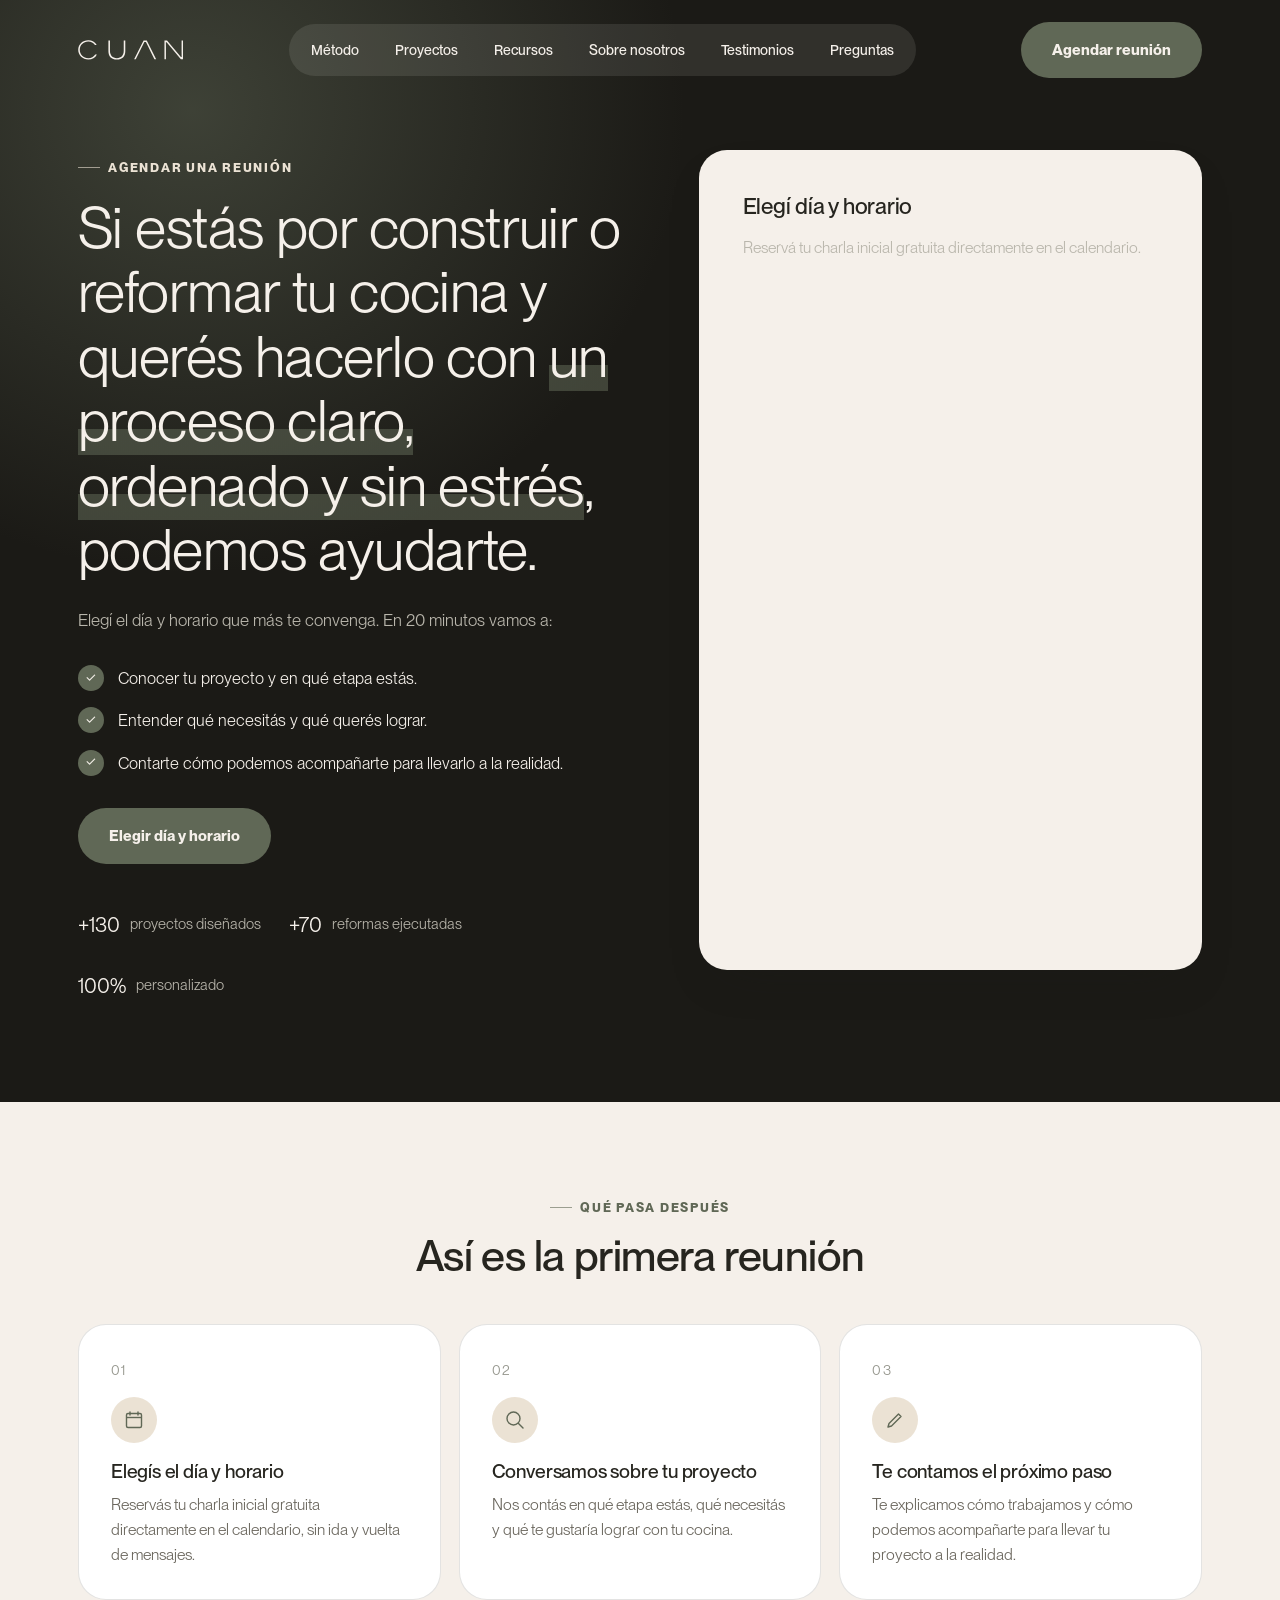
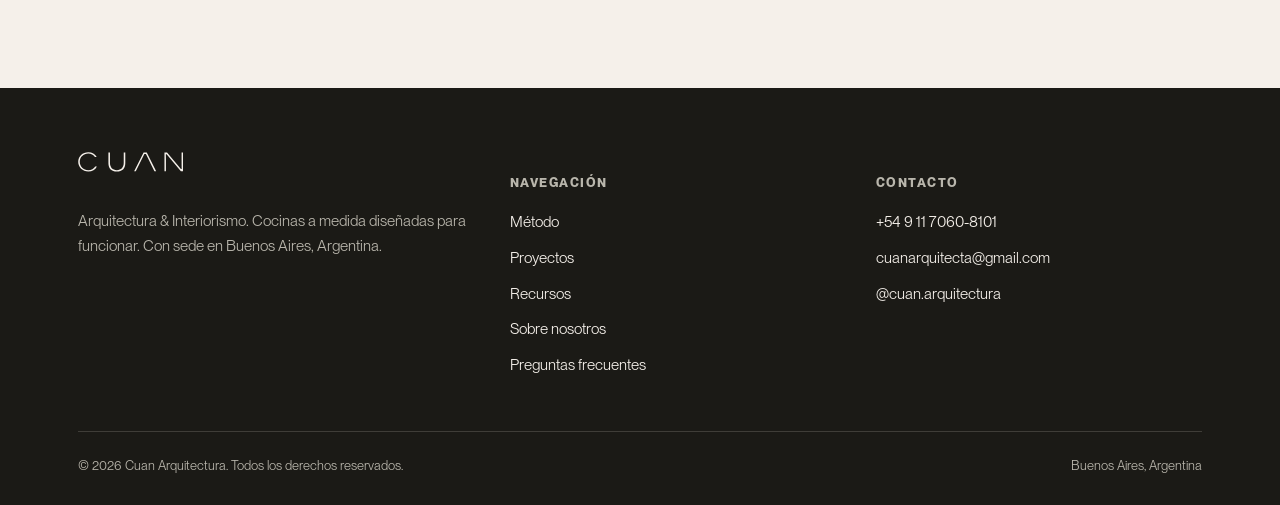
<file: agendar-entrevista.html>
<!DOCTYPE html>
<html lang="es">
<head>
<!-- Google tag (gtag.js) -->
<script async src="https://www.googletagmanager.com/gtag/js?id=G-QLPNHZY2KX"></script>
<script>
  window.dataLayer = window.dataLayer || [];
  function gtag(){dataLayer.push(arguments);}
  gtag('js', new Date());

  gtag('config', 'G-QLPNHZY2KX');
</script>

<!-- Meta Pixel Code -->
<script>
!function(f,b,e,v,n,t,s)
{if(f.fbq)return;n=f.fbq=function(){n.callMethod?
n.callMethod.apply(n,arguments):n.queue.push(arguments)};
if(!f._fbq)f._fbq=n;n.push=n;n.loaded=!0;n.version='2.0';
n.queue=[];t=b.createElement(e);t.async=!0;
t.src=v;s=b.getElementsByTagName(e)[0];
s.parentNode.insertBefore(t,s)}(window, document,'script',
'https://connect.facebook.net/en_US/fbevents.js');
fbq('init', '1313202587627319');
fbq('track', 'PageView');
</script>
<noscript><img height="1" width="1" style="display:none"
src="https://www.facebook.com/tr?id=1313202587627319&ev=PageView&noscript=1"
/></noscript>
<!-- End Meta Pixel Code -->
<meta charset="UTF-8">
<link rel="icon" href="assets/img/favicon.svg" type="image/svg+xml">
<link rel="icon" href="assets/img/favicon-32.png" sizes="32x32" type="image/png">
<link rel="apple-touch-icon" href="assets/img/favicon-180.png">
<meta name="viewport" content="width=device-width, initial-scale=1">
<title>Agendar una reunión — Cuan Arquitectura</title>
<meta name="description" content="Agendá una reunión con Cuan Arquitectura para contarnos tu proyecto de cocina y descubrir cómo podemos acompañarte de principio a fin.">
<link rel="canonical" href="https://cuan-arquitectura.vercel.app/agendar-entrevista.html">
<meta property="og:type" content="website">
<meta property="og:site_name" content="Cuan Arquitectura">
<meta property="og:title" content="Agendar una reunión — Cuan Arquitectura">
<meta property="og:description" content="Agendá una reunión con nuestro equipo y contanos tu proyecto de cocina.">
<meta property="og:url" content="https://cuan-arquitectura.vercel.app/agendar-entrevista.html">
<meta property="og:image" content="https://cuan-arquitectura.vercel.app/assets/img/proyecto-belgrano-02.jpg">
<meta property="og:locale" content="es_AR">
<meta name="twitter:card" content="summary_large_image">
<meta name="twitter:title" content="Agendar una reunión — Cuan Arquitectura">
<meta name="twitter:image" content="https://cuan-arquitectura.vercel.app/assets/img/proyecto-belgrano-02.jpg">
<link rel="preconnect" href="https://fonts.googleapis.com">
<link rel="preconnect" href="https://fonts.gstatic.com" crossorigin>
<link href="https://fonts.googleapis.com/css2?family=Inter:wght@400;500;600;700&amp;display=swap" rel="stylesheet">
<link href="https://assets.calendly.com/assets/external/widget.css" rel="stylesheet">
<link rel="stylesheet" href="css/style.css">
<script>document.documentElement.classList.add('reveal-ready')</script>
</head>
<body>

<a class="skip-link" href="#main">Saltar al contenido</a>

<div class="scroll-progress" aria-hidden="true"><span class="scroll-progress-fill"></span></div>

<header class="site-header on-dark">
  <div class="container">
    <a href="index.html" class="logo" aria-label="Cuan Arquitectura"><svg class="logo-mark" viewBox="186 372 353 67" fill="none" aria-hidden="true" focusable="false"><path fill="currentColor" d="M 344.445312 373.53125 L 339.257812 373.53125 L 339.257812 408.375 C 339.257812 423.984375 330.847656 432.945312 316.171875 432.945312 C 301.496094 432.945312 293.085938 423.996094 293.085938 408.375 L 293.085938 373.53125 L 287.898438 373.53125 L 287.898438 408.550781 C 287.898438 426.988281 298.207031 437.5625 316.171875 437.5625 C 334.136719 437.5625 344.457031 426.988281 344.457031 408.550781 Z M 344.445312 373.53125 "/><path fill="currentColor" d="M 530.675781 436.46875 L 537.992188 436.46875 L 537.992188 373.53125 L 533.078125 373.53125 L 533.078125 413.539062 L 533.382812 428.960938 L 530.78125 428.960938 L 484.324219 373.53125 L 475.710938 373.53125 L 475.710938 436.457031 L 480.621094 436.457031 L 480.621094 394.878906 L 480.316406 379.457031 L 482.921875 379.457031 Z M 530.675781 436.46875 "/><path fill="currentColor" d="M 442.050781 436.46875 L 447.785156 436.46875 L 416.359375 373.542969 L 405.796875 373.542969 L 374.121094 436.46875 L 379.582031 436.46875 L 401.234375 393.078125 L 408.296875 378.351562 L 413.621094 378.351562 L 420.691406 393.097656 L 430.855469 413.632812 L 430.835938 413.632812 Z M 442.050781 436.46875 "/><path fill="currentColor" d="M 243.558594 420.464844 C 238.878906 428.285156 230.488281 432.945312 220.441406 432.945312 C 204.175781 432.945312 191.90625 420.949219 191.90625 405.050781 C 191.90625 389.101562 204.132812 377.0625 220.347656 377.0625 C 229.910156 377.0625 237.910156 381.207031 242.75 388.398438 L 248.664062 388.398438 C 243.285156 378.425781 232.988281 372.4375 220.527344 372.4375 C 201.246094 372.4375 186.707031 386.414062 186.707031 404.957031 C 186.707031 423.246094 201.5625 437.574219 220.527344 437.574219 C 233.492188 437.574219 244.035156 431.144531 249.296875 420.464844 Z M 243.558594 420.464844 "/></svg></a>
    <nav class="nav-links">
      <a href="index.html#metodo">Método</a>
      <a href="proyectos.html">Proyectos</a>
      <a href="recursos.html">Recursos</a>
      <a href="index.html#nosotros">Sobre nosotros</a>
      <a href="index.html#testimonios">Testimonios</a>
      <a href="index.html#preguntas">Preguntas</a>
    </nav>
    <a href="https://calendly.com/cuan-arquitectura/charla-inicial-ideas-para-transformar-tu-espacio" target="_blank" rel="noopener" data-calendly-popup class="btn btn-primary header-cta">Agendar reunión</a>
    <button class="nav-toggle" aria-label="Abrir menú">
      <svg width="18" height="12" viewBox="0 0 18 12" fill="none"><path d="M0 1H18M0 6H18M0 11H18" stroke="currentColor" stroke-width="1.4"/></svg>
    </button>
  </div>
</header>

<div class="mobile-menu">
  <div class="mobile-menu-top">
    <span class="logo" role="img" aria-label="Cuan Arquitectura"><svg class="logo-mark" viewBox="186 372 353 67" fill="none" aria-hidden="true" focusable="false"><path fill="currentColor" d="M 344.445312 373.53125 L 339.257812 373.53125 L 339.257812 408.375 C 339.257812 423.984375 330.847656 432.945312 316.171875 432.945312 C 301.496094 432.945312 293.085938 423.996094 293.085938 408.375 L 293.085938 373.53125 L 287.898438 373.53125 L 287.898438 408.550781 C 287.898438 426.988281 298.207031 437.5625 316.171875 437.5625 C 334.136719 437.5625 344.457031 426.988281 344.457031 408.550781 Z M 344.445312 373.53125 "/><path fill="currentColor" d="M 530.675781 436.46875 L 537.992188 436.46875 L 537.992188 373.53125 L 533.078125 373.53125 L 533.078125 413.539062 L 533.382812 428.960938 L 530.78125 428.960938 L 484.324219 373.53125 L 475.710938 373.53125 L 475.710938 436.457031 L 480.621094 436.457031 L 480.621094 394.878906 L 480.316406 379.457031 L 482.921875 379.457031 Z M 530.675781 436.46875 "/><path fill="currentColor" d="M 442.050781 436.46875 L 447.785156 436.46875 L 416.359375 373.542969 L 405.796875 373.542969 L 374.121094 436.46875 L 379.582031 436.46875 L 401.234375 393.078125 L 408.296875 378.351562 L 413.621094 378.351562 L 420.691406 393.097656 L 430.855469 413.632812 L 430.835938 413.632812 Z M 442.050781 436.46875 "/><path fill="currentColor" d="M 243.558594 420.464844 C 238.878906 428.285156 230.488281 432.945312 220.441406 432.945312 C 204.175781 432.945312 191.90625 420.949219 191.90625 405.050781 C 191.90625 389.101562 204.132812 377.0625 220.347656 377.0625 C 229.910156 377.0625 237.910156 381.207031 242.75 388.398438 L 248.664062 388.398438 C 243.285156 378.425781 232.988281 372.4375 220.527344 372.4375 C 201.246094 372.4375 186.707031 386.414062 186.707031 404.957031 C 186.707031 423.246094 201.5625 437.574219 220.527344 437.574219 C 233.492188 437.574219 244.035156 431.144531 249.296875 420.464844 Z M 243.558594 420.464844 "/></svg></span>
    <button class="nav-toggle mobile-menu-close" aria-label="Cerrar menú">
      <svg width="18" height="18" viewBox="0 0 18 18" fill="none"><path d="M1 1L17 17M17 1L1 17" stroke="currentColor" stroke-width="1.4"/></svg>
    </button>
  </div>
  <nav>
    <a href="index.html#metodo">Método</a>
    <a href="proyectos.html">Proyectos</a>
    <a href="recursos.html">Recursos</a>
    <a href="index.html#nosotros">Sobre nosotros</a>
    <a href="index.html#testimonios">Testimonios</a>
    <a href="index.html#preguntas">Preguntas</a>
  </nav>
  <div class="mobile-menu-foot">
    <a href="https://calendly.com/cuan-arquitectura/charla-inicial-ideas-para-transformar-tu-espacio" target="_blank" rel="noopener" data-calendly-popup class="btn btn-primary">Agendar reunión</a>
  </div>
</div>

<main id="main">
  <section class="booking-hero" id="agendar">
    <div class="container">
      <div class="booking-grid">

        <div class="booking-copy">
          <span class="eyebrow">Agendar una reunión</span>
          <h1 class="h-xl" style="margin-top:18px;">Si estás por construir o reformar tu cocina y querés hacerlo con <span class="highlight">un proceso claro, ordenado y sin estrés</span>, podemos ayudarte.</h1>

          <p class="lede" style="margin-top:24px;">Elegí el día y horario que más te convenga. En 20 minutos vamos a:</p>
          <ul class="booking-checklist">
            <li><span class="tick">✓</span>Conocer tu proyecto y en qué etapa estás.</li>
            <li><span class="tick">✓</span>Entender qué necesitás y qué querés lograr.</li>
            <li><span class="tick">✓</span>Contarte cómo podemos acompañarte para llevarlo a la realidad.</li>
          </ul>

          <div class="hero-actions" style="margin-top:32px;">
            <a href="https://calendly.com/cuan-arquitectura/charla-inicial-ideas-para-transformar-tu-espacio" target="_blank" rel="noopener" data-calendly-popup class="btn btn-primary">Elegir día y horario</a>
          </div>

          <div class="trust-row">
            <div class="item"><b>+130</b> proyectos diseñados</div>
            <div class="item"><b>+70</b> reformas ejecutadas</div>
            <div class="item"><b>100%</b> personalizado</div>
          </div>
        </div>

        <div class="booking-card" data-reveal>
          <h3>Elegí día y horario</h3>
          <p class="lede">Reservá tu charla inicial gratuita directamente en el calendario.</p>
          <div class="calendly-inline-widget" data-url="https://calendly.com/cuan-arquitectura/charla-inicial-ideas-para-transformar-tu-espacio?hide_gdpr_banner=1&background_color=f5f0ea&text_color=26251f&primary_color=606856" style="min-width:280px; height:640px;"></div>
        </div>

      </div>
    </div>
  </section>

  <section class="section-pad bg-beige">
    <div class="container">
      <div class="section-head center" data-reveal>
        <span class="eyebrow" style="justify-content:center;">Qué pasa después</span>
        <h2 class="h-lg" style="margin-top:14px;">Así es la primera reunión</h2>
      </div>
      <div class="method-list method-list-3col">
        <div class="method-step" data-reveal>
          <span class="num">01</span>
          <div class="icon">
            <svg width="20" height="20" viewBox="0 0 20 20" fill="none"><rect x="2.5" y="3.5" width="15" height="14" rx="1.5" stroke="currentColor" stroke-width="1.4"/><path d="M2.5 7.5H17.5" stroke="currentColor" stroke-width="1.4"/><path d="M6 2V5M14 2V5" stroke="currentColor" stroke-width="1.4" stroke-linecap="round"/></svg>
          </div>
          <h3>Elegís el día y horario</h3>
          <p>Reservás tu charla inicial gratuita directamente en el calendario, sin ida y vuelta de mensajes.</p>
        </div>
        <div class="method-step" data-reveal>
          <span class="num">02</span>
          <div class="icon">
            <svg width="20" height="20" viewBox="0 0 20 20" fill="none"><circle cx="8.5" cy="8.5" r="6.5" stroke="currentColor" stroke-width="1.4"/><path d="M13.5 13.5L18 18" stroke="currentColor" stroke-width="1.4" stroke-linecap="round"/></svg>
          </div>
          <h3>Conversamos sobre tu proyecto</h3>
          <p>Nos contás en qué etapa estás, qué necesitás y qué te gustaría lograr con tu cocina.</p>
        </div>
        <div class="method-step" data-reveal>
          <span class="num">03</span>
          <div class="icon">
            <svg width="20" height="20" viewBox="0 0 20 20" fill="none"><path d="M3 17L4 13.5L13.5 4L16 6.5L6.5 16L3 17Z" stroke="currentColor" stroke-width="1.4" stroke-linejoin="round"/></svg>
          </div>
          <h3>Te contamos el próximo paso</h3>
          <p>Te explicamos cómo trabajamos y cómo podemos acompañarte para llevar tu proyecto a la realidad.</p>
        </div>
      </div>
    </div>
  </section>
</main>

<footer class="site-footer">
  <div class="container">
    <div class="footer-top">
      <div>
        <span class="logo" role="img" aria-label="Cuan Arquitectura"><svg class="logo-mark" viewBox="186 372 353 67" fill="none" aria-hidden="true" focusable="false"><path fill="currentColor" d="M 344.445312 373.53125 L 339.257812 373.53125 L 339.257812 408.375 C 339.257812 423.984375 330.847656 432.945312 316.171875 432.945312 C 301.496094 432.945312 293.085938 423.996094 293.085938 408.375 L 293.085938 373.53125 L 287.898438 373.53125 L 287.898438 408.550781 C 287.898438 426.988281 298.207031 437.5625 316.171875 437.5625 C 334.136719 437.5625 344.457031 426.988281 344.457031 408.550781 Z M 344.445312 373.53125 "/><path fill="currentColor" d="M 530.675781 436.46875 L 537.992188 436.46875 L 537.992188 373.53125 L 533.078125 373.53125 L 533.078125 413.539062 L 533.382812 428.960938 L 530.78125 428.960938 L 484.324219 373.53125 L 475.710938 373.53125 L 475.710938 436.457031 L 480.621094 436.457031 L 480.621094 394.878906 L 480.316406 379.457031 L 482.921875 379.457031 Z M 530.675781 436.46875 "/><path fill="currentColor" d="M 442.050781 436.46875 L 447.785156 436.46875 L 416.359375 373.542969 L 405.796875 373.542969 L 374.121094 436.46875 L 379.582031 436.46875 L 401.234375 393.078125 L 408.296875 378.351562 L 413.621094 378.351562 L 420.691406 393.097656 L 430.855469 413.632812 L 430.835938 413.632812 Z M 442.050781 436.46875 "/><path fill="currentColor" d="M 243.558594 420.464844 C 238.878906 428.285156 230.488281 432.945312 220.441406 432.945312 C 204.175781 432.945312 191.90625 420.949219 191.90625 405.050781 C 191.90625 389.101562 204.132812 377.0625 220.347656 377.0625 C 229.910156 377.0625 237.910156 381.207031 242.75 388.398438 L 248.664062 388.398438 C 243.285156 378.425781 232.988281 372.4375 220.527344 372.4375 C 201.246094 372.4375 186.707031 386.414062 186.707031 404.957031 C 186.707031 423.246094 201.5625 437.574219 220.527344 437.574219 C 233.492188 437.574219 244.035156 431.144531 249.296875 420.464844 Z M 243.558594 420.464844 "/></svg></span>
        <p>Arquitectura &amp; Interiorismo. Cocinas a medida diseñadas para funcionar. Con sede en Buenos Aires, Argentina.</p>
      </div>
      <div class="footer-col">
        <h5>Navegación</h5>
        <ul>
          <li><a href="index.html#metodo">Método</a></li>
          <li><a href="proyectos.html">Proyectos</a></li>
          <li><a href="recursos.html">Recursos</a></li>
          <li><a href="index.html#nosotros">Sobre nosotros</a></li>
          <li><a href="index.html#preguntas">Preguntas frecuentes</a></li>
        </ul>
      </div>
      <div class="footer-col">
        <h5>Contacto</h5>
        <ul>
          <li><a href="tel:+5491170608101">+54 9 11 7060-8101</a></li>
          <li><a href="mailto:cuanarquitecta@gmail.com">cuanarquitecta@gmail.com</a></li>
          <li><a href="https://instagram.com/cuan.arquitectura" target="_blank" rel="noopener">@cuan.arquitectura</a></li>
        </ul>
      </div>
    </div>
    <div class="footer-bottom">
      <span>© <span id="year"></span> Cuan Arquitectura. Todos los derechos reservados.</span>
      <span>Buenos Aires, Argentina</span>
    </div>
  </div>
</footer>

<script src="https://assets.calendly.com/assets/external/widget.js" async></script>
<script src="js/main.js"></script>
</body>
</html>
</file>
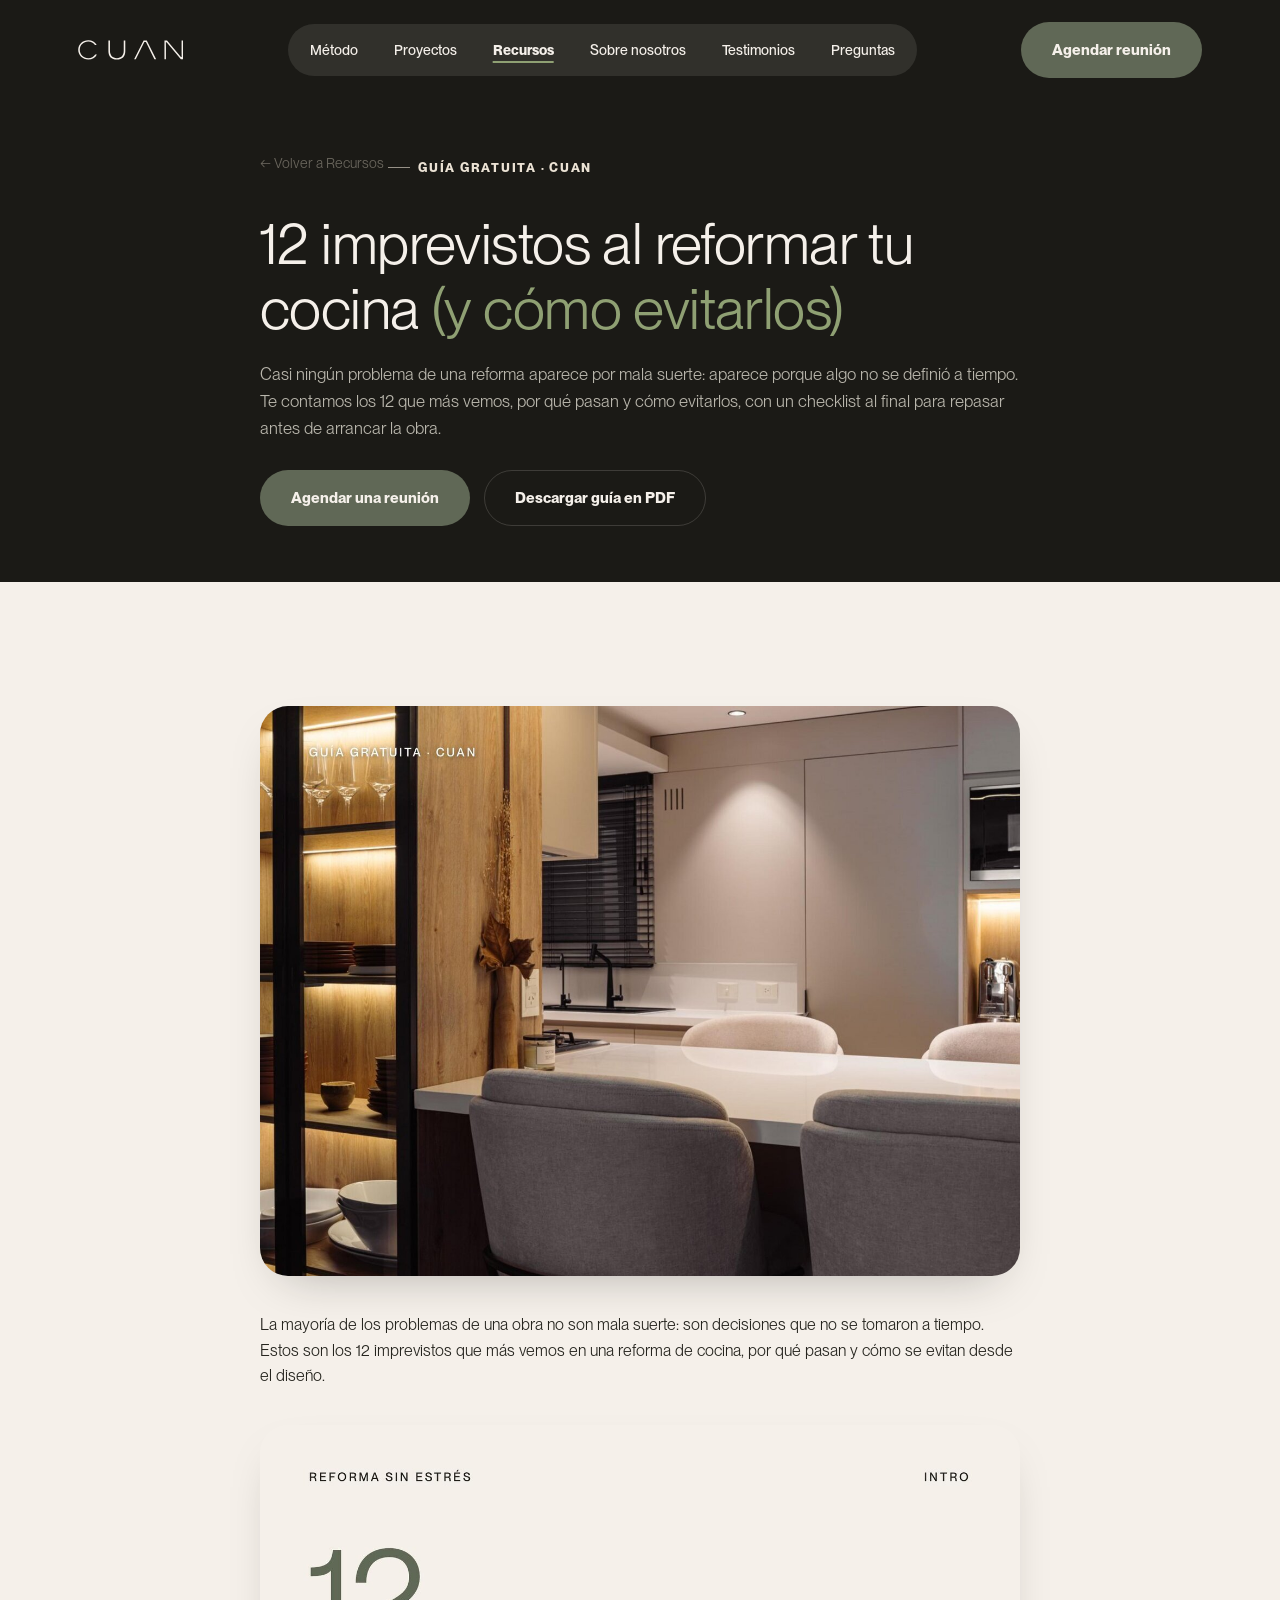
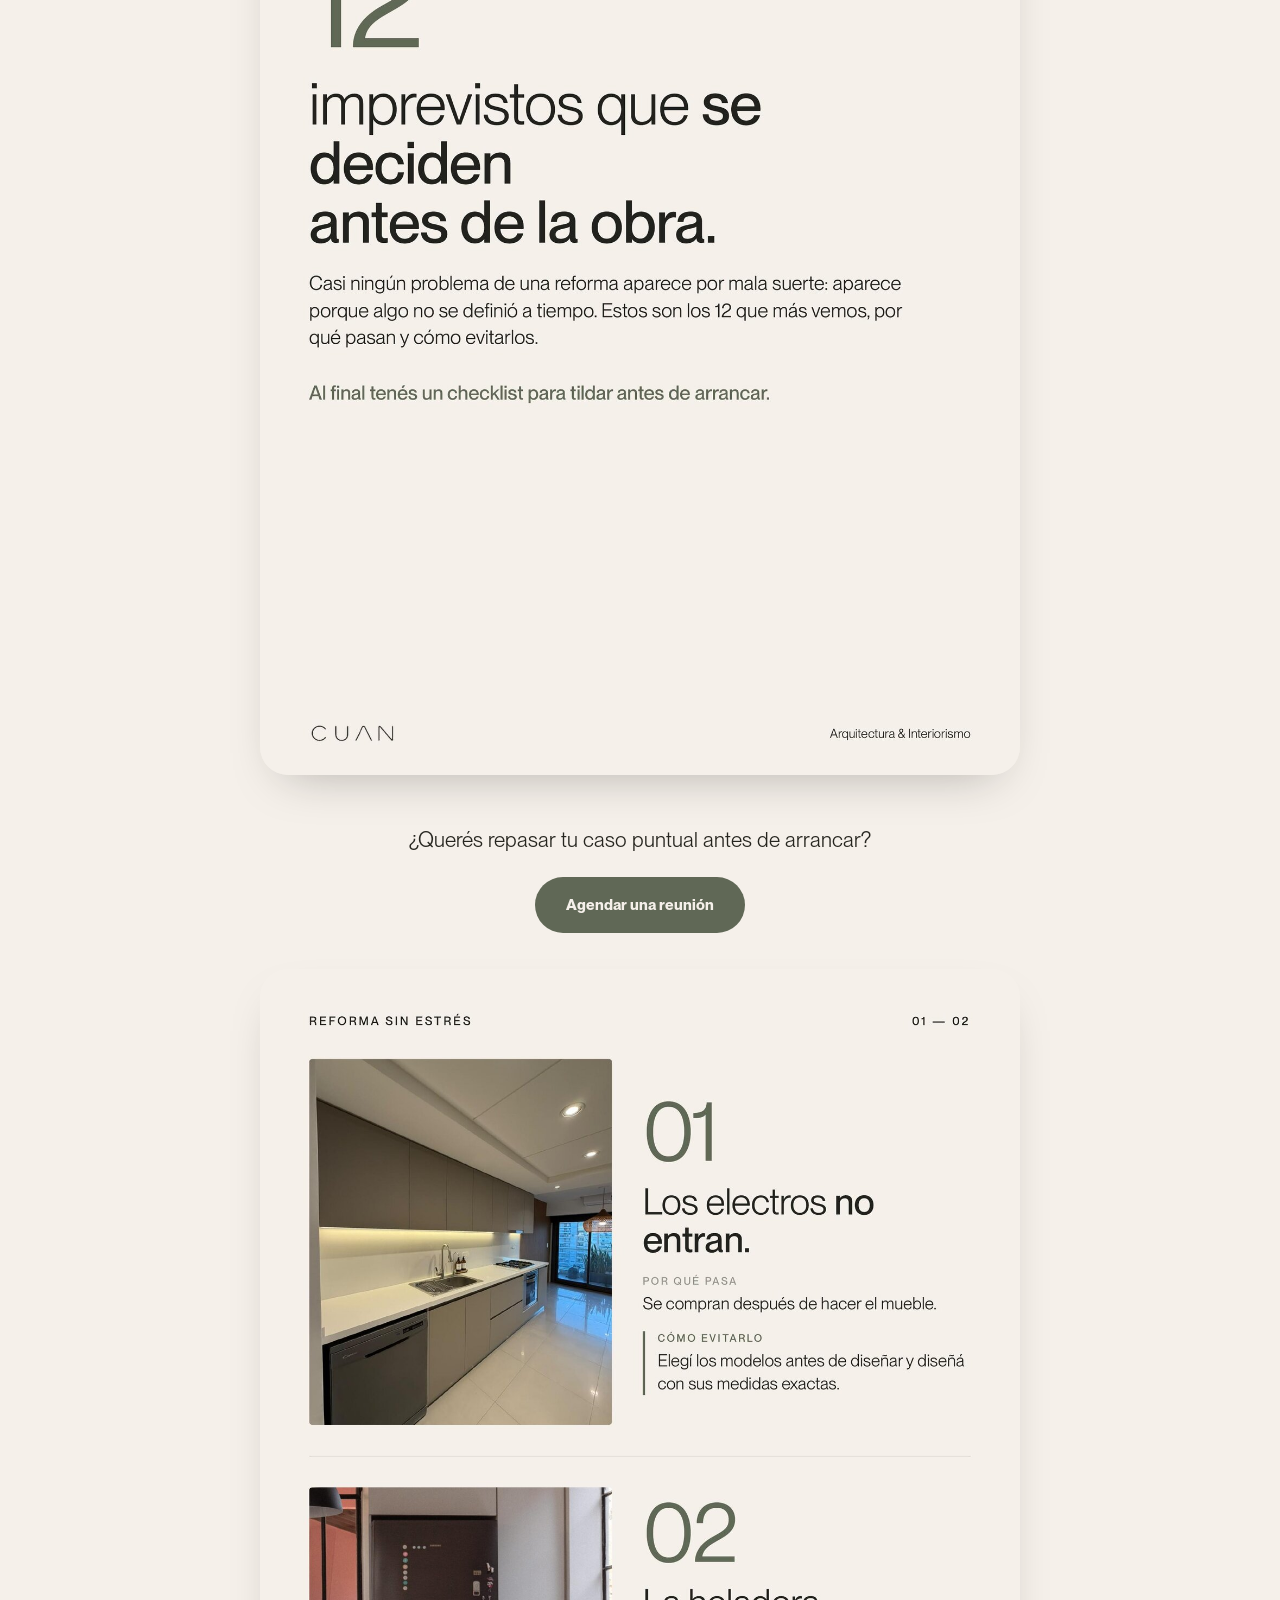
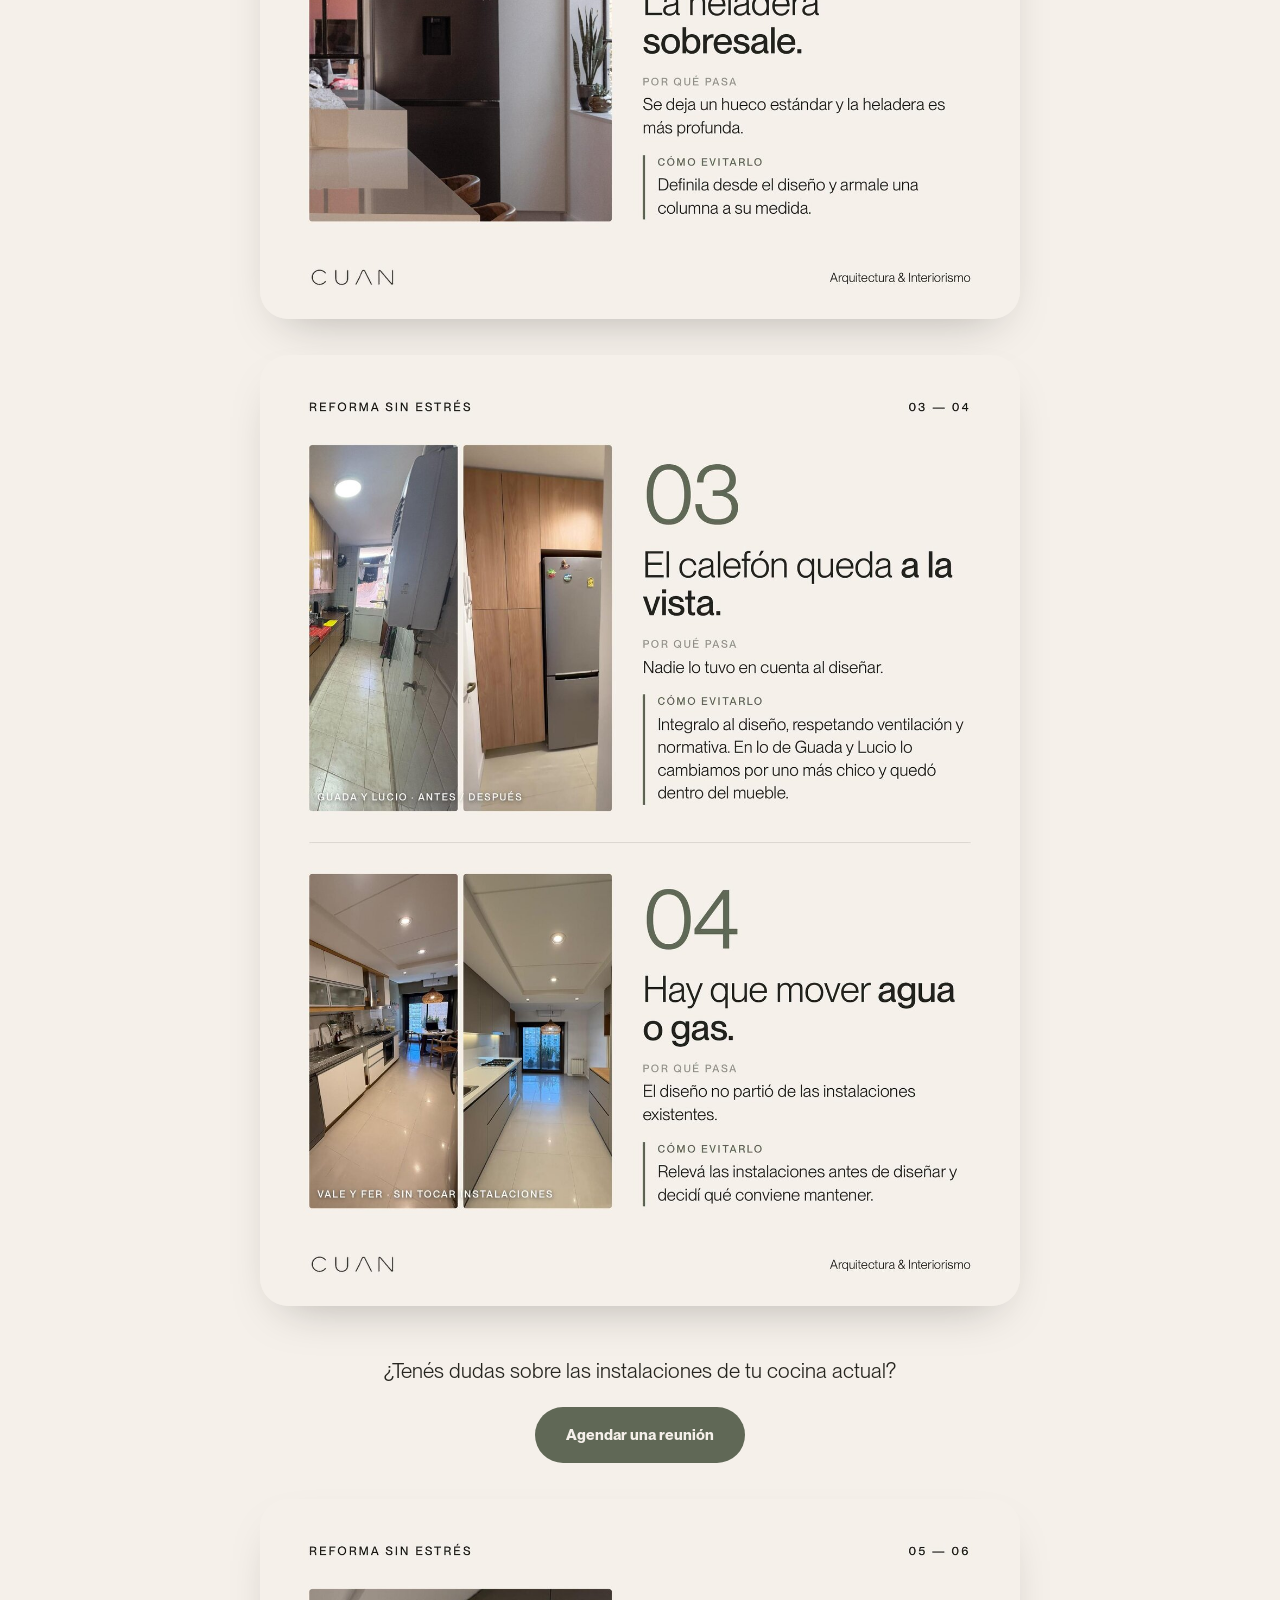
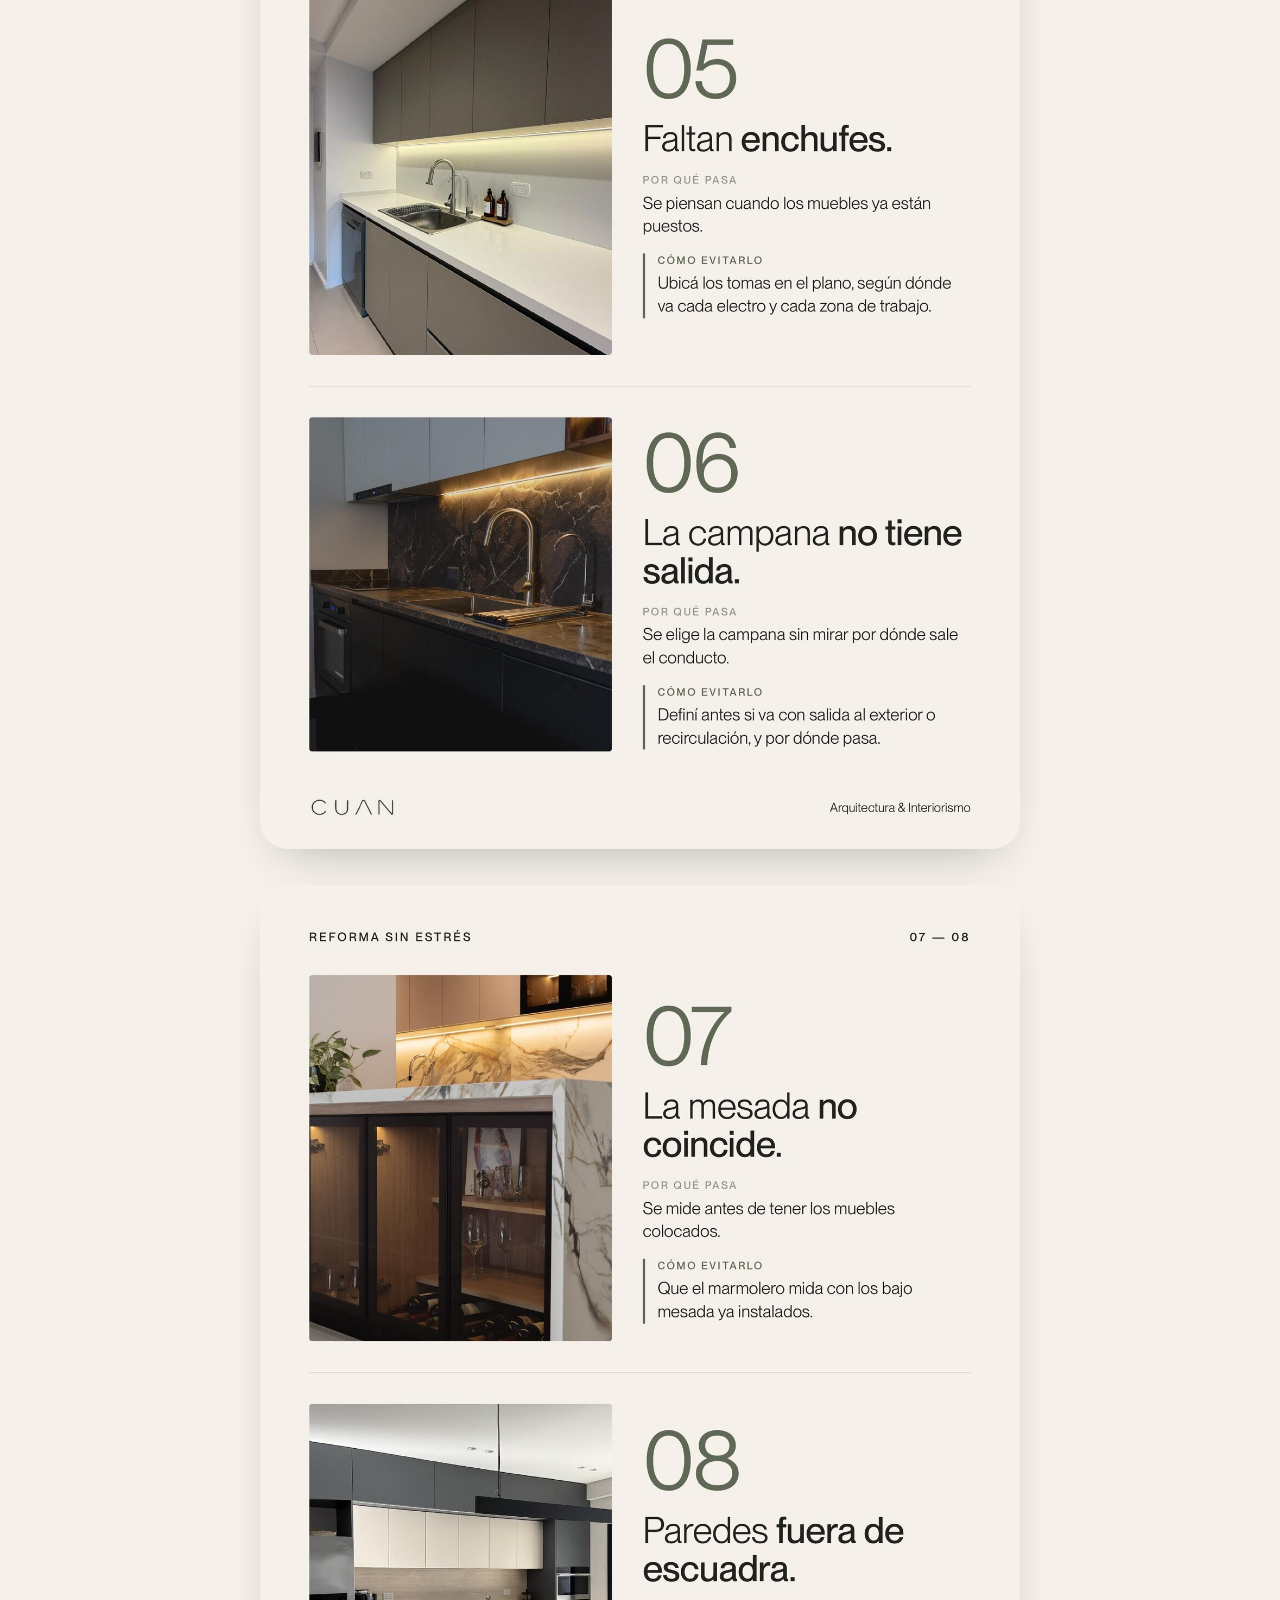
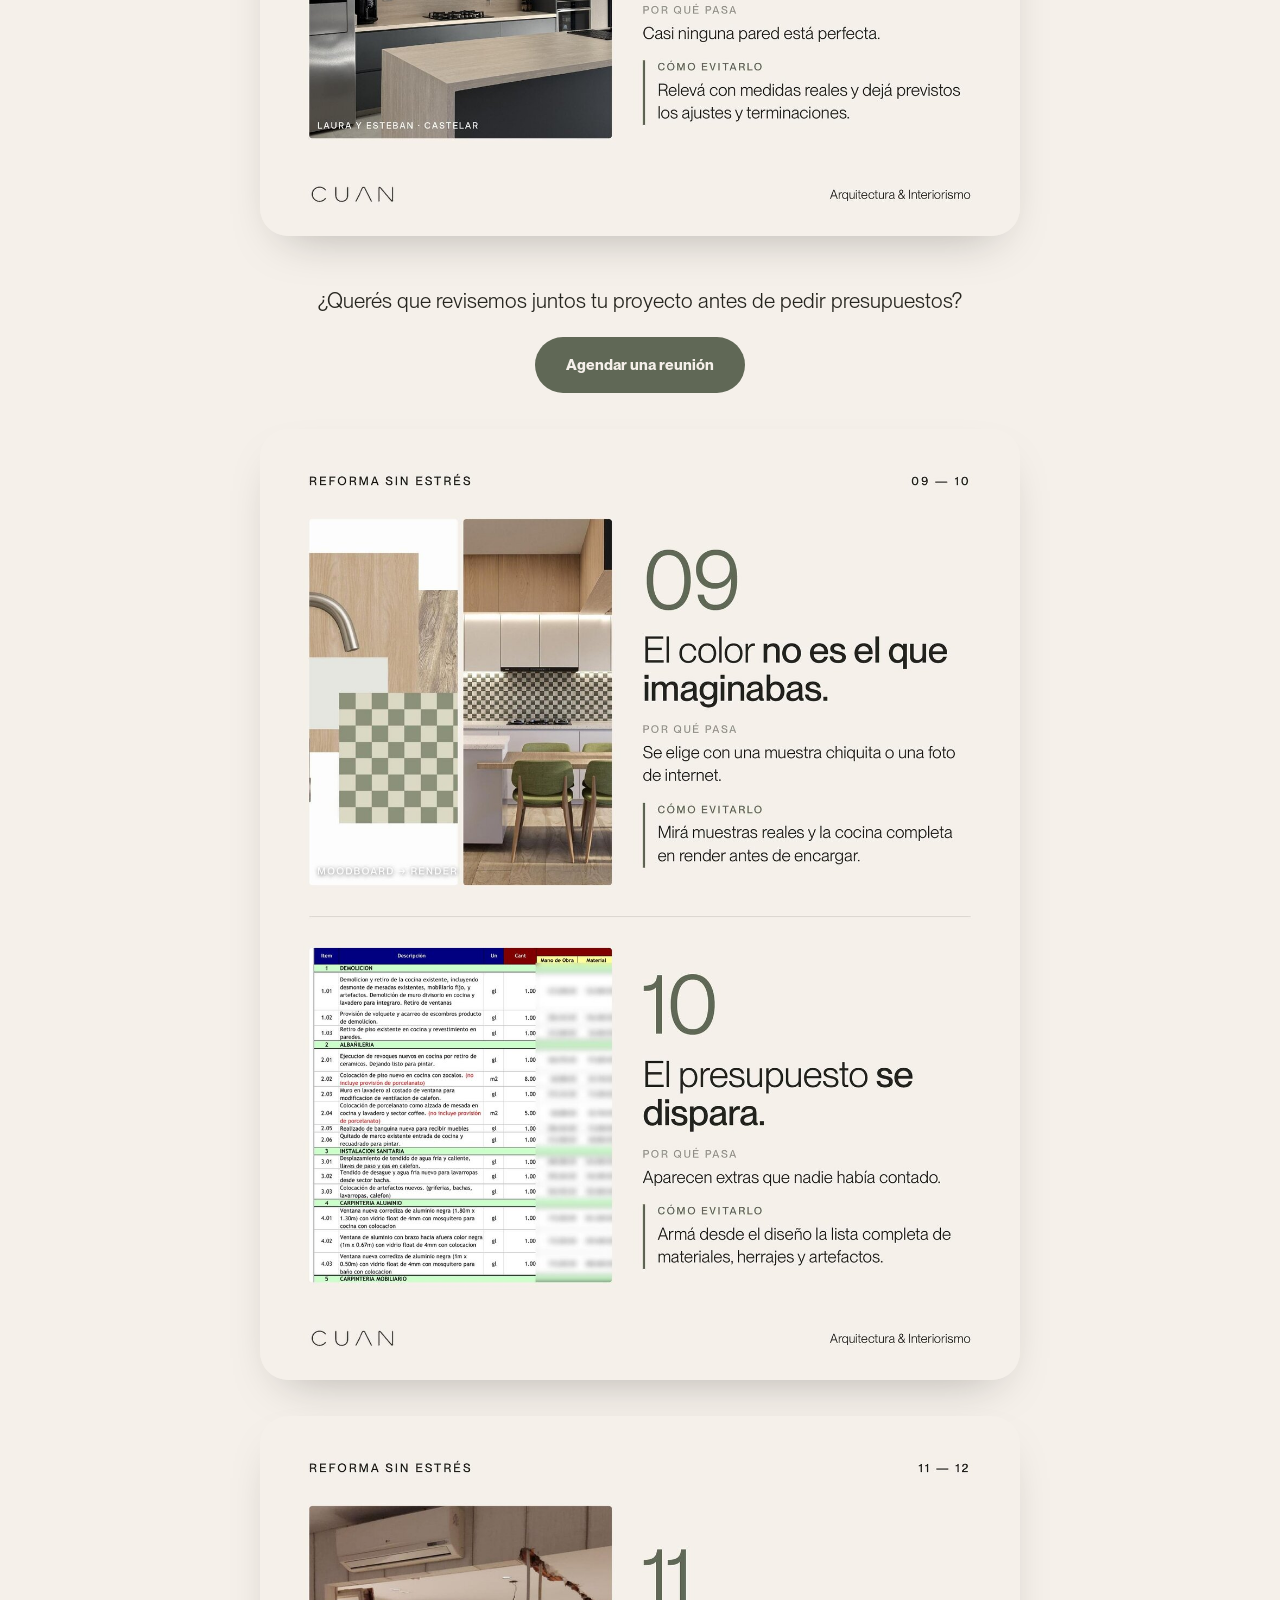
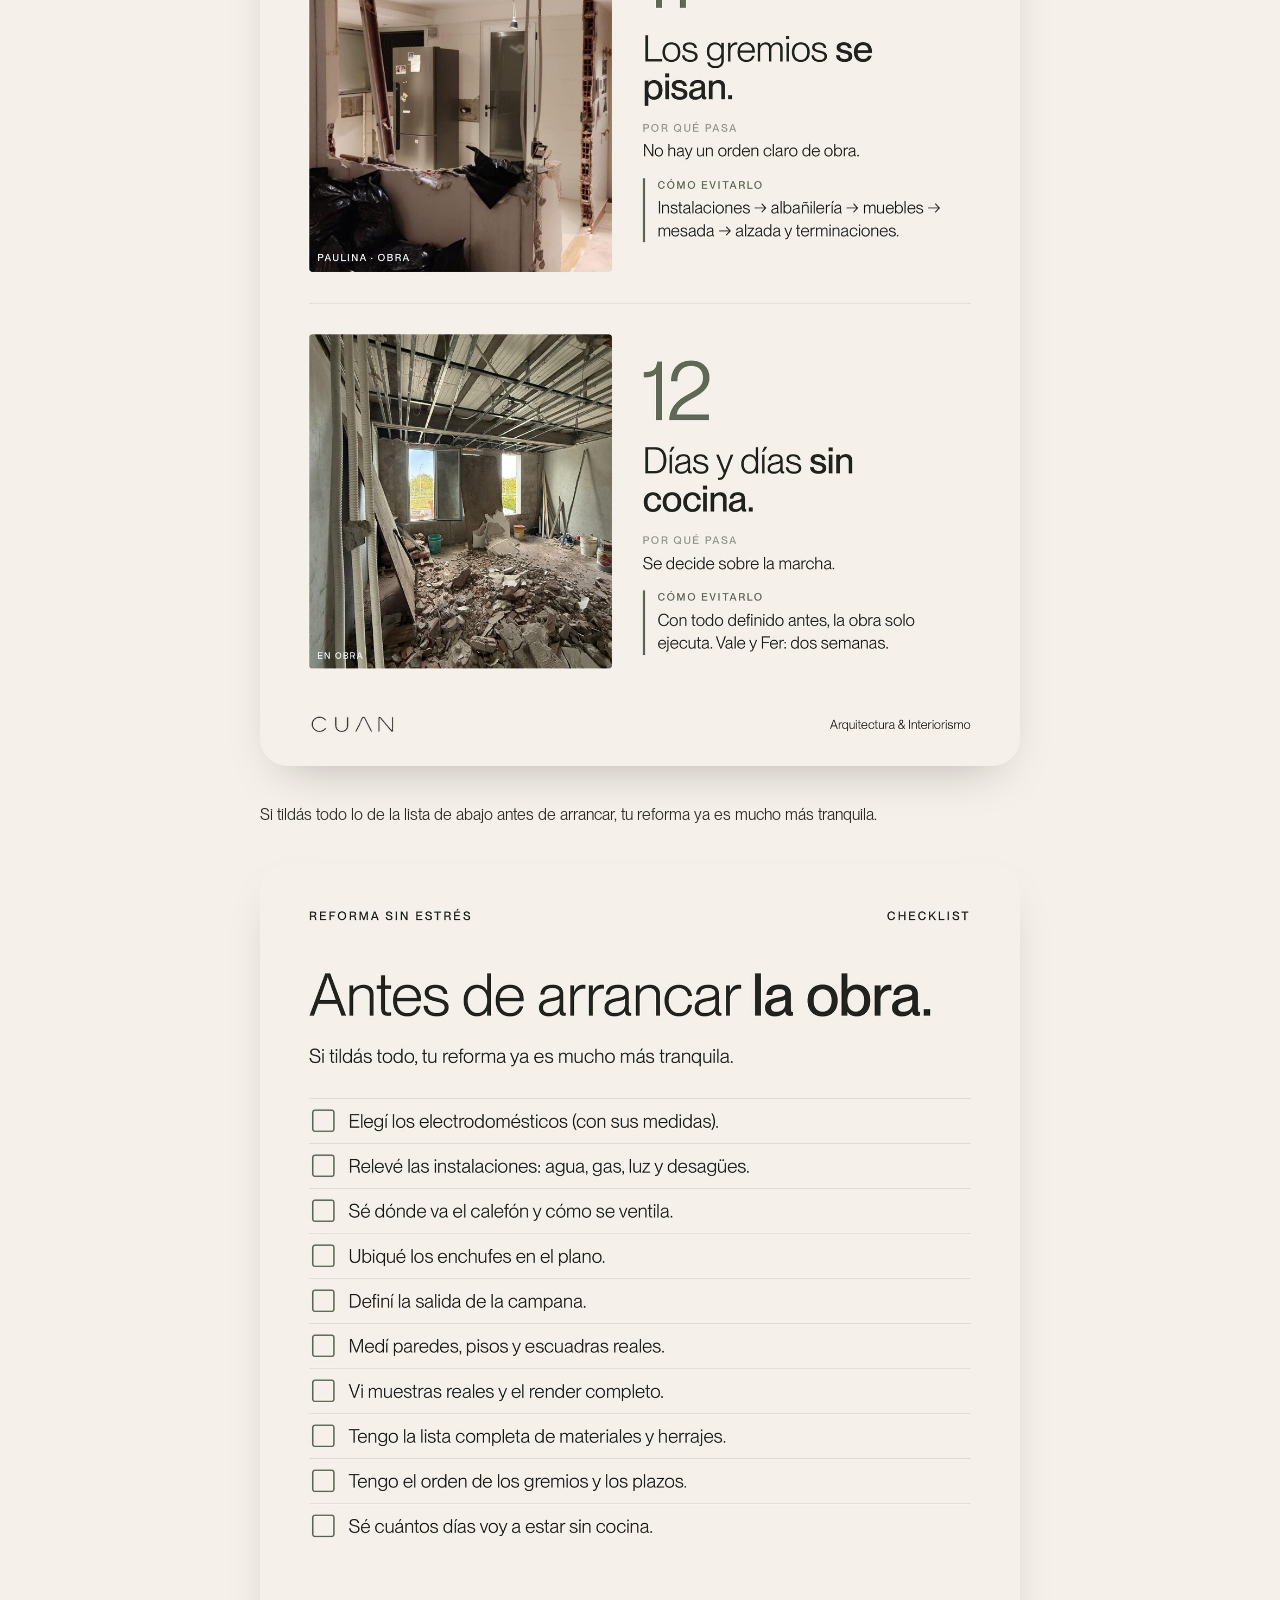
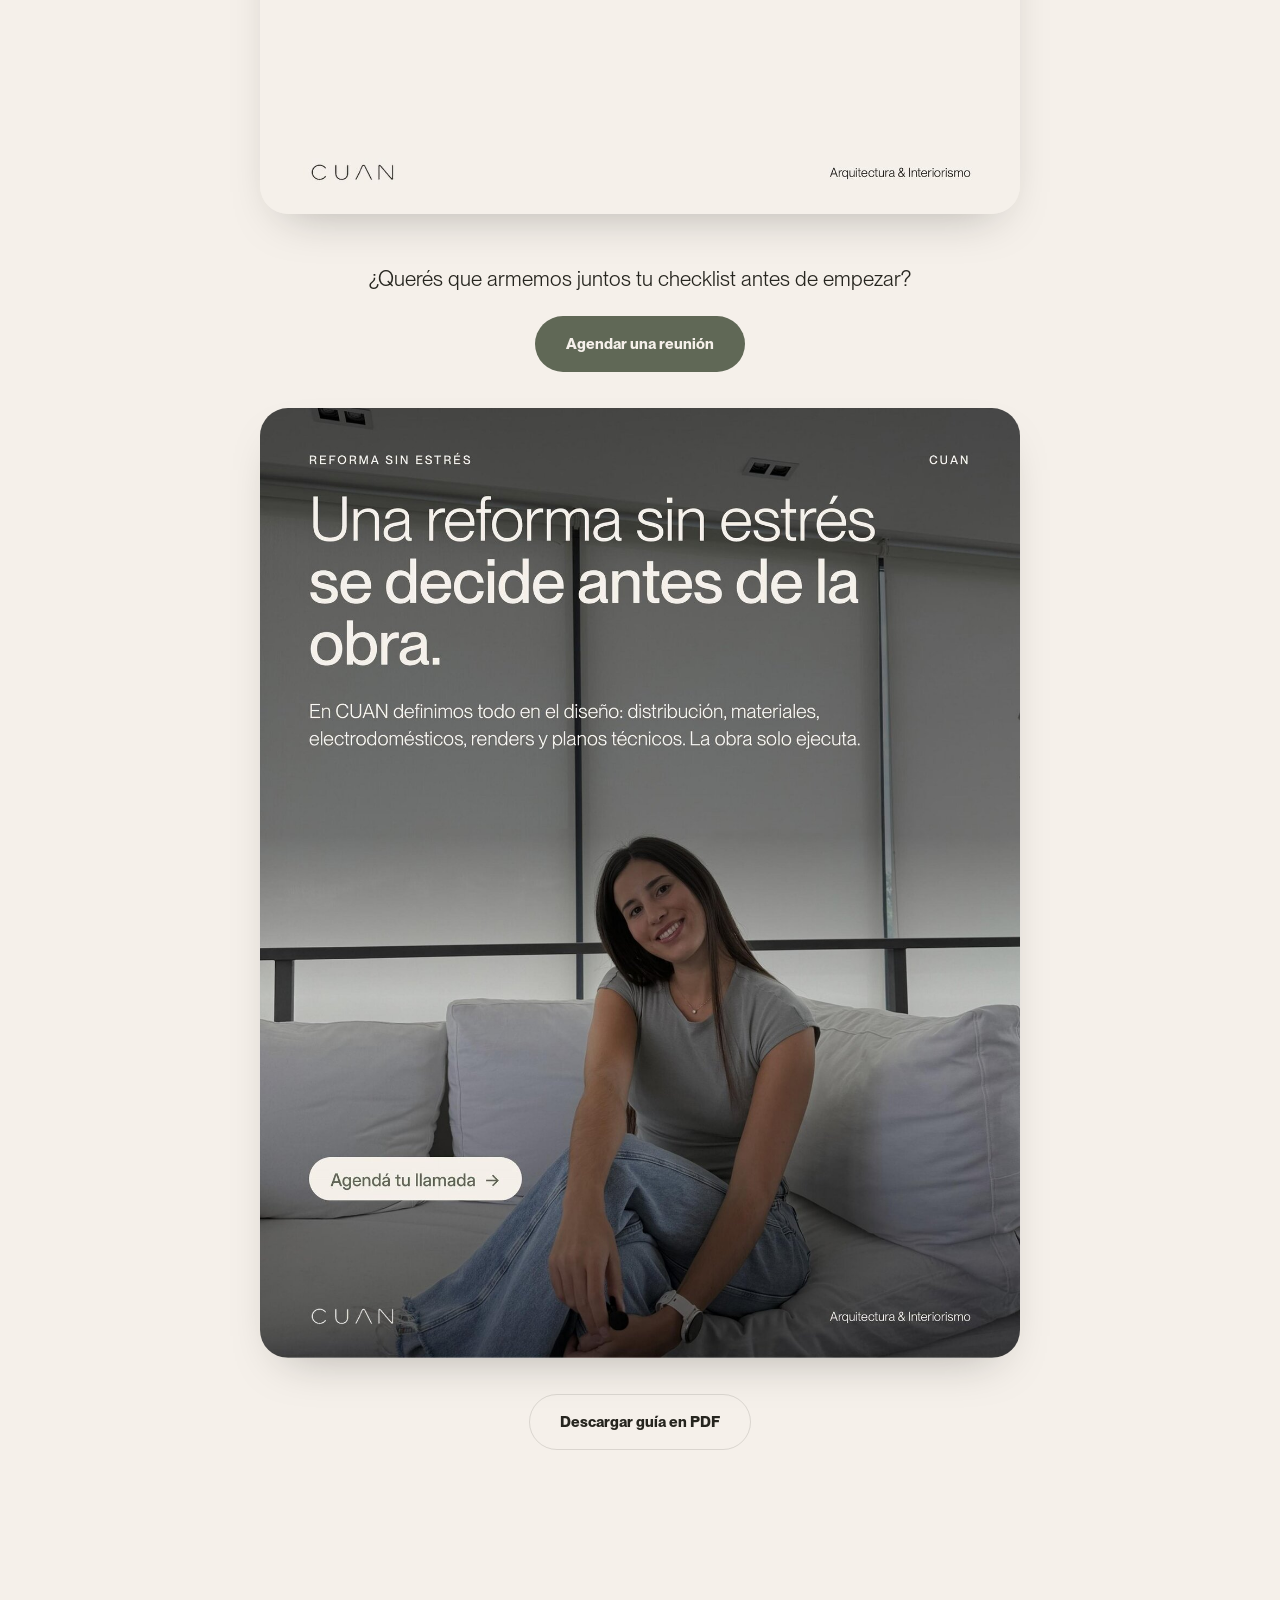
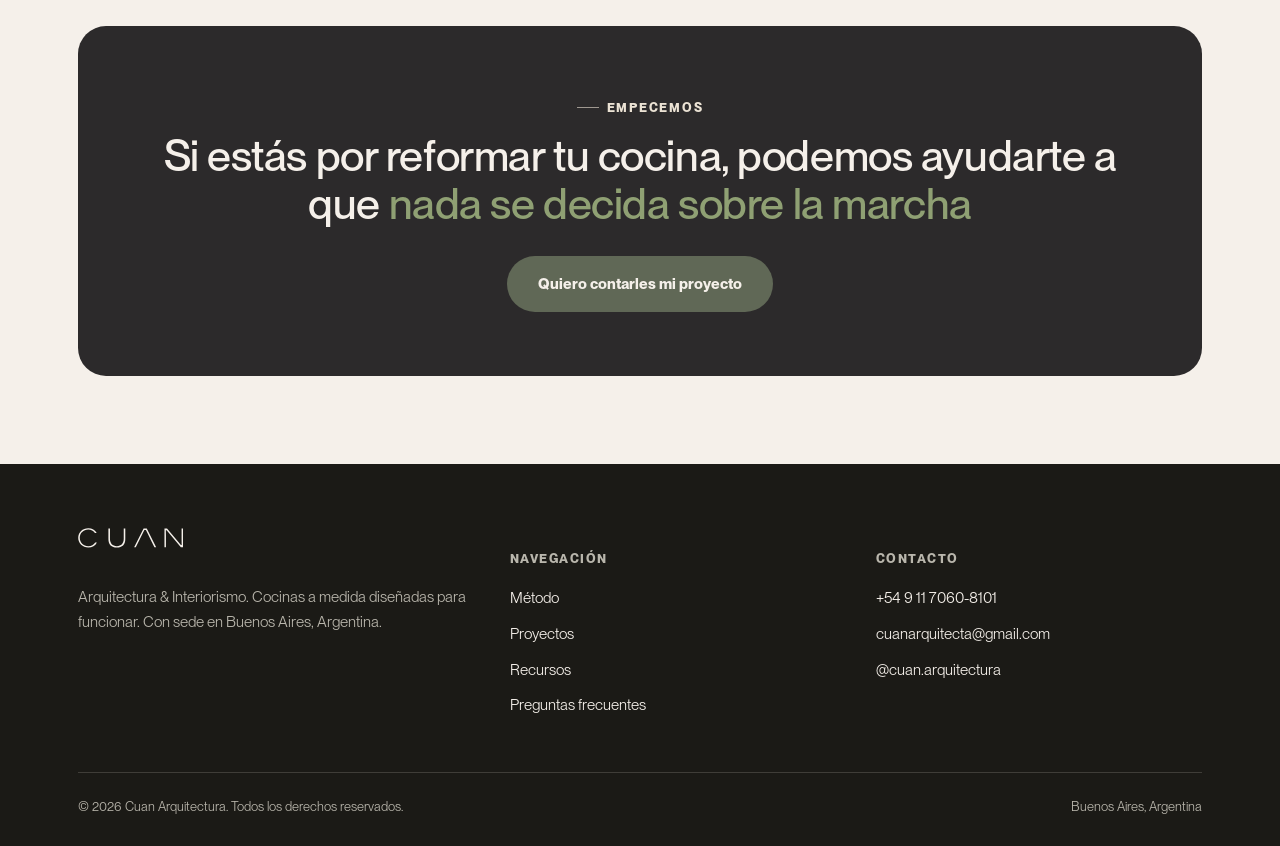
<file: blog-12-imprevistos-reforma.html>
<!DOCTYPE html>
<html lang="es">
<head>
<!-- Google tag (gtag.js) -->
<script async src="https://www.googletagmanager.com/gtag/js?id=G-QLPNHZY2KX"></script>
<script>
  window.dataLayer = window.dataLayer || [];
  function gtag(){dataLayer.push(arguments);}
  gtag('js', new Date());

  gtag('config', 'G-QLPNHZY2KX');
</script>

<!-- Meta Pixel Code -->
<script>
!function(f,b,e,v,n,t,s)
{if(f.fbq)return;n=f.fbq=function(){n.callMethod?
n.callMethod.apply(n,arguments):n.queue.push(arguments)};
if(!f._fbq)f._fbq=n;n.push=n;n.loaded=!0;n.version='2.0';
n.queue=[];t=b.createElement(e);t.async=!0;
t.src=v;s=b.getElementsByTagName(e)[0];
s.parentNode.insertBefore(t,s)}(window, document,'script',
'https://connect.facebook.net/en_US/fbevents.js');
fbq('init', '1313202587627319');
fbq('track', 'PageView');
</script>
<noscript><img height="1" width="1" style="display:none"
src="https://www.facebook.com/tr?id=1313202587627319&ev=PageView&noscript=1"
/></noscript>
<!-- End Meta Pixel Code -->
<meta charset="UTF-8">
<link rel="icon" href="assets/img/favicon.svg" type="image/svg+xml">
<link rel="icon" href="assets/img/favicon-32.png" sizes="32x32" type="image/png">
<link rel="apple-touch-icon" href="assets/img/favicon-180.png">
<meta name="viewport" content="width=device-width, initial-scale=1">
<title>12 imprevistos al reformar tu cocina (y cómo evitarlos) — Cuan Arquitectura</title>
<meta name="description" content="Guía gratuita: los 12 imprevistos más comunes al reformar una cocina, por qué pasan y cómo evitarlos, con checklist incluido.">
<link rel="canonical" href="https://cuan-arquitectura.vercel.app/blog-12-imprevistos-reforma.html">
<meta property="og:type" content="article">
<meta property="og:site_name" content="Cuan Arquitectura">
<meta property="og:title" content="12 imprevistos al reformar tu cocina (y cómo evitarlos) — Cuan Arquitectura">
<meta property="og:description" content="Guía gratuita: los 12 imprevistos más comunes al reformar una cocina, por qué pasan y cómo evitarlos, con checklist incluido.">
<meta property="og:url" content="https://cuan-arquitectura.vercel.app/blog-12-imprevistos-reforma.html">
<meta property="og:image" content="https://cuan-arquitectura.vercel.app/assets/img/blog-imprevistos-01.jpg">
<meta property="og:locale" content="es_AR">
<meta name="twitter:card" content="summary_large_image">
<meta name="twitter:title" content="12 imprevistos al reformar tu cocina (y cómo evitarlos) — Cuan Arquitectura">
<meta name="twitter:image" content="https://cuan-arquitectura.vercel.app/assets/img/blog-imprevistos-01.jpg">
<link rel="preconnect" href="https://fonts.googleapis.com">
<link rel="preconnect" href="https://fonts.gstatic.com" crossorigin>
<link href="https://fonts.googleapis.com/css2?family=Inter:wght@400;500;600;700&amp;display=swap" rel="stylesheet">
<link href="https://assets.calendly.com/assets/external/widget.css" rel="stylesheet">
<link rel="stylesheet" href="css/style.css">
<script>document.documentElement.classList.add('reveal-ready')</script>
</head>
<body>

<a class="skip-link" href="#main">Saltar al contenido</a>

<div class="scroll-progress" aria-hidden="true"><span class="scroll-progress-fill"></span></div>

<header class="site-header on-dark">
  <div class="container">
    <a href="index.html" class="logo" aria-label="Cuan Arquitectura"><svg class="logo-mark" viewBox="186 372 353 67" fill="none" aria-hidden="true" focusable="false"><path fill="currentColor" d="M 344.445312 373.53125 L 339.257812 373.53125 L 339.257812 408.375 C 339.257812 423.984375 330.847656 432.945312 316.171875 432.945312 C 301.496094 432.945312 293.085938 423.996094 293.085938 408.375 L 293.085938 373.53125 L 287.898438 373.53125 L 287.898438 408.550781 C 287.898438 426.988281 298.207031 437.5625 316.171875 437.5625 C 334.136719 437.5625 344.457031 426.988281 344.457031 408.550781 Z M 344.445312 373.53125 "/><path fill="currentColor" d="M 530.675781 436.46875 L 537.992188 436.46875 L 537.992188 373.53125 L 533.078125 373.53125 L 533.078125 413.539062 L 533.382812 428.960938 L 530.78125 428.960938 L 484.324219 373.53125 L 475.710938 373.53125 L 475.710938 436.457031 L 480.621094 436.457031 L 480.621094 394.878906 L 480.316406 379.457031 L 482.921875 379.457031 Z M 530.675781 436.46875 "/><path fill="currentColor" d="M 442.050781 436.46875 L 447.785156 436.46875 L 416.359375 373.542969 L 405.796875 373.542969 L 374.121094 436.46875 L 379.582031 436.46875 L 401.234375 393.078125 L 408.296875 378.351562 L 413.621094 378.351562 L 420.691406 393.097656 L 430.855469 413.632812 L 430.835938 413.632812 Z M 442.050781 436.46875 "/><path fill="currentColor" d="M 243.558594 420.464844 C 238.878906 428.285156 230.488281 432.945312 220.441406 432.945312 C 204.175781 432.945312 191.90625 420.949219 191.90625 405.050781 C 191.90625 389.101562 204.132812 377.0625 220.347656 377.0625 C 229.910156 377.0625 237.910156 381.207031 242.75 388.398438 L 248.664062 388.398438 C 243.285156 378.425781 232.988281 372.4375 220.527344 372.4375 C 201.246094 372.4375 186.707031 386.414062 186.707031 404.957031 C 186.707031 423.246094 201.5625 437.574219 220.527344 437.574219 C 233.492188 437.574219 244.035156 431.144531 249.296875 420.464844 Z M 243.558594 420.464844 "/></svg></a>
    <nav class="nav-links">
      <a href="index.html#metodo">Método</a>
      <a href="proyectos.html">Proyectos</a>
      <a href="recursos.html" class="is-active">Recursos</a>
      <a href="index.html#nosotros">Sobre nosotros</a>
      <a href="index.html#testimonios">Testimonios</a>
      <a href="index.html#preguntas">Preguntas</a>
    </nav>
    <a href="https://calendly.com/cuan-arquitectura/charla-inicial-ideas-para-transformar-tu-espacio" target="_blank" rel="noopener" data-calendly-popup class="btn btn-primary header-cta">Agendar reunión</a>
    <button class="nav-toggle" aria-label="Abrir menú">
      <svg width="18" height="12" viewBox="0 0 18 12" fill="none"><path d="M0 1H18M0 6H18M0 11H18" stroke="currentColor" stroke-width="1.4"/></svg>
    </button>
  </div>
</header>

<div class="mobile-menu">
  <div class="mobile-menu-top">
    <span class="logo" role="img" aria-label="Cuan Arquitectura"><svg class="logo-mark" viewBox="186 372 353 67" fill="none" aria-hidden="true" focusable="false"><path fill="currentColor" d="M 344.445312 373.53125 L 339.257812 373.53125 L 339.257812 408.375 C 339.257812 423.984375 330.847656 432.945312 316.171875 432.945312 C 301.496094 432.945312 293.085938 423.996094 293.085938 408.375 L 293.085938 373.53125 L 287.898438 373.53125 L 287.898438 408.550781 C 287.898438 426.988281 298.207031 437.5625 316.171875 437.5625 C 334.136719 437.5625 344.457031 426.988281 344.457031 408.550781 Z M 344.445312 373.53125 "/><path fill="currentColor" d="M 530.675781 436.46875 L 537.992188 436.46875 L 537.992188 373.53125 L 533.078125 373.53125 L 533.078125 413.539062 L 533.382812 428.960938 L 530.78125 428.960938 L 484.324219 373.53125 L 475.710938 373.53125 L 475.710938 436.457031 L 480.621094 436.457031 L 480.621094 394.878906 L 480.316406 379.457031 L 482.921875 379.457031 Z M 530.675781 436.46875 "/><path fill="currentColor" d="M 442.050781 436.46875 L 447.785156 436.46875 L 416.359375 373.542969 L 405.796875 373.542969 L 374.121094 436.46875 L 379.582031 436.46875 L 401.234375 393.078125 L 408.296875 378.351562 L 413.621094 378.351562 L 420.691406 393.097656 L 430.855469 413.632812 L 430.835938 413.632812 Z M 442.050781 436.46875 "/><path fill="currentColor" d="M 243.558594 420.464844 C 238.878906 428.285156 230.488281 432.945312 220.441406 432.945312 C 204.175781 432.945312 191.90625 420.949219 191.90625 405.050781 C 191.90625 389.101562 204.132812 377.0625 220.347656 377.0625 C 229.910156 377.0625 237.910156 381.207031 242.75 388.398438 L 248.664062 388.398438 C 243.285156 378.425781 232.988281 372.4375 220.527344 372.4375 C 201.246094 372.4375 186.707031 386.414062 186.707031 404.957031 C 186.707031 423.246094 201.5625 437.574219 220.527344 437.574219 C 233.492188 437.574219 244.035156 431.144531 249.296875 420.464844 Z M 243.558594 420.464844 "/></svg></span>
    <button class="nav-toggle mobile-menu-close" aria-label="Cerrar menú">
      <svg width="18" height="18" viewBox="0 0 18 18" fill="none"><path d="M1 1L17 17M17 1L1 17" stroke="currentColor" stroke-width="1.4"/></svg>
    </button>
  </div>
  <nav>
    <a href="index.html#metodo">Método</a>
    <a href="proyectos.html">Proyectos</a>
    <a href="recursos.html" class="is-active">Recursos</a>
    <a href="index.html#nosotros">Sobre nosotros</a>
    <a href="index.html#testimonios">Testimonios</a>
    <a href="index.html#preguntas">Preguntas</a>
  </nav>
  <div class="mobile-menu-foot">
    <a href="https://calendly.com/cuan-arquitectura/charla-inicial-ideas-para-transformar-tu-espacio" target="_blank" rel="noopener" data-calendly-popup class="btn btn-primary">Agendar reunión</a>
  </div>
</div>

<main id="main">

  <section class="hero" style="padding-bottom:56px;">
    <div class="container">
      <div class="blog-article">
        <a href="recursos.html" class="blog-back">&larr; Volver a Recursos</a>
        <span class="eyebrow">Guía gratuita · CUAN</span>
        <h1 class="h-xl" style="margin-top:18px;">12 imprevistos al reformar tu cocina <span class="accent-text">(y cómo evitarlos)</span></h1>
        <p class="lede" style="margin-top:20px;">Casi ningún problema de una reforma aparece por mala suerte: aparece porque algo no se definió a tiempo. Te contamos los 12 que más vemos, por qué pasan y cómo evitarlos, con un checklist al final para repasar antes de arrancar la obra.</p>
        <div class="hero-actions" style="margin-top:28px;">
          <a href="https://calendly.com/cuan-arquitectura/charla-inicial-ideas-para-transformar-tu-espacio" target="_blank" rel="noopener" data-calendly-popup class="btn btn-primary">Agendar una reunión</a>
          <a href="assets/docs/guia-imprevistos-cuan.pdf" target="_blank" rel="noopener" class="btn btn-outline">Descargar guía en PDF</a>
        </div>
      </div>
    </div>
  </section>

  <section class="section-pad bg-beige">
    <div class="container">
      <div class="blog-article">

        <img src="assets/img/blog-imprevistos-hero.jpg" alt="Cocina con isla, carpintería de madera y comedor integrado, parte de la guía de imprevistos de reforma de Cuan Arquitectura" loading="lazy">

        <p>La mayoría de los problemas de una obra no son mala suerte: son decisiones que no se tomaron a tiempo. Estos son los 12 imprevistos que más vemos en una reforma de cocina, por qué pasan y cómo se evitan desde el diseño.</p>

        <img src="assets/img/blog-imprevistos-02.jpg" alt="Intro: 12 imprevistos que se deciden antes de la obra, en la reforma de tu cocina" loading="lazy">

        <div class="mid-cta" data-reveal>
          <p>¿Querés repasar tu caso puntual antes de arrancar?</p>
          <a href="https://calendly.com/cuan-arquitectura/charla-inicial-ideas-para-transformar-tu-espacio" target="_blank" rel="noopener" data-calendly-popup class="btn btn-primary">Agendar una reunión</a>
        </div>

        <img src="assets/img/blog-imprevistos-03.jpg" alt="Imprevistos 1 y 2: los electrodomésticos no entran en el mueble, y la heladera sobresale de la línea de bajo mesada" loading="lazy">

        <img src="assets/img/blog-imprevistos-04.jpg" alt="Imprevistos 3 y 4: el calefón queda a la vista, y hay que mover instalaciones de agua o gas" loading="lazy">

        <div class="mid-cta" data-reveal>
          <p>¿Tenés dudas sobre las instalaciones de tu cocina actual?</p>
          <a href="https://calendly.com/cuan-arquitectura/charla-inicial-ideas-para-transformar-tu-espacio" target="_blank" rel="noopener" data-calendly-popup class="btn btn-primary">Agendar una reunión</a>
        </div>

        <img src="assets/img/blog-imprevistos-05.jpg" alt="Imprevistos 5 y 6: faltan enchufes en la mesada, y la campana no tiene salida de conducto definida" loading="lazy">

        <img src="assets/img/blog-imprevistos-06.jpg" alt="Imprevistos 7 y 8: la mesada no coincide con los muebles, y las paredes están fuera de escuadra" loading="lazy">

        <div class="mid-cta" data-reveal>
          <p>¿Querés que revisemos juntos tu proyecto antes de pedir presupuestos?</p>
          <a href="https://calendly.com/cuan-arquitectura/charla-inicial-ideas-para-transformar-tu-espacio" target="_blank" rel="noopener" data-calendly-popup class="btn btn-primary">Agendar una reunión</a>
        </div>

        <img src="assets/img/blog-imprevistos-07.jpg" alt="Imprevistos 9 y 10: el color elegido no es el que se imaginaba, y el presupuesto se dispara con extras" loading="lazy">

        <img src="assets/img/blog-imprevistos-08.jpg" alt="Imprevistos 11 y 12: los gremios se pisan en la obra, y pasan días y días sin cocina" loading="lazy">

        <p>Si tildás todo lo de la lista de abajo antes de arrancar, tu reforma ya es mucho más tranquila.</p>

        <img src="assets/img/blog-imprevistos-09.jpg" alt="Checklist completo para repasar antes de arrancar la obra de tu cocina" loading="lazy">

        <div class="mid-cta" data-reveal>
          <p>¿Querés que armemos juntos tu checklist antes de empezar?</p>
          <a href="https://calendly.com/cuan-arquitectura/charla-inicial-ideas-para-transformar-tu-espacio" target="_blank" rel="noopener" data-calendly-popup class="btn btn-primary">Agendar una reunión</a>
        </div>

        <img src="assets/img/blog-imprevistos-10.jpg" alt="Una reforma sin estrés se decide antes de la obra — equipo de Cuan Arquitectura" loading="lazy">

        <div class="hero-actions" style="margin-top:12px; justify-content:center;">
          <a href="assets/docs/guia-imprevistos-cuan.pdf" target="_blank" rel="noopener" class="btn btn-outline">Descargar guía en PDF</a>
        </div>

      </div>
    </div>
  </section>

  <!-- ================= CTA FINAL ================= -->
  <section class="section-pad">
    <div class="container">
      <div class="cta-band bg-dark" data-reveal>
        <span class="eyebrow" style="justify-content:center;">Empecemos</span>
        <h2 class="h-lg" style="margin-top:14px; max-width: 26em; margin-left:auto; margin-right:auto;">Si estás por reformar tu cocina, podemos ayudarte a que <span class="accent-text">nada se decida sobre la marcha</span></h2>
        <a href="https://calendly.com/cuan-arquitectura/charla-inicial-ideas-para-transformar-tu-espacio" target="_blank" rel="noopener" data-calendly-popup class="btn btn-primary">Quiero contarles mi proyecto</a>
      </div>
    </div>
  </section>

</main>

<footer class="site-footer">
  <div class="container">
    <div class="footer-top">
      <div>
        <span class="logo" role="img" aria-label="Cuan Arquitectura"><svg class="logo-mark" viewBox="186 372 353 67" fill="none" aria-hidden="true" focusable="false"><path fill="currentColor" d="M 344.445312 373.53125 L 339.257812 373.53125 L 339.257812 408.375 C 339.257812 423.984375 330.847656 432.945312 316.171875 432.945312 C 301.496094 432.945312 293.085938 423.996094 293.085938 408.375 L 293.085938 373.53125 L 287.898438 373.53125 L 287.898438 408.550781 C 287.898438 426.988281 298.207031 437.5625 316.171875 437.5625 C 334.136719 437.5625 344.457031 426.988281 344.457031 408.550781 Z M 344.445312 373.53125 "/><path fill="currentColor" d="M 530.675781 436.46875 L 537.992188 436.46875 L 537.992188 373.53125 L 533.078125 373.53125 L 533.078125 413.539062 L 533.382812 428.960938 L 530.78125 428.960938 L 484.324219 373.53125 L 475.710938 373.53125 L 475.710938 436.457031 L 480.621094 436.457031 L 480.621094 394.878906 L 480.316406 379.457031 L 482.921875 379.457031 Z M 530.675781 436.46875 "/><path fill="currentColor" d="M 442.050781 436.46875 L 447.785156 436.46875 L 416.359375 373.542969 L 405.796875 373.542969 L 374.121094 436.46875 L 379.582031 436.46875 L 401.234375 393.078125 L 408.296875 378.351562 L 413.621094 378.351562 L 420.691406 393.097656 L 430.855469 413.632812 L 430.835938 413.632812 Z M 442.050781 436.46875 "/><path fill="currentColor" d="M 243.558594 420.464844 C 238.878906 428.285156 230.488281 432.945312 220.441406 432.945312 C 204.175781 432.945312 191.90625 420.949219 191.90625 405.050781 C 191.90625 389.101562 204.132812 377.0625 220.347656 377.0625 C 229.910156 377.0625 237.910156 381.207031 242.75 388.398438 L 248.664062 388.398438 C 243.285156 378.425781 232.988281 372.4375 220.527344 372.4375 C 201.246094 372.4375 186.707031 386.414062 186.707031 404.957031 C 186.707031 423.246094 201.5625 437.574219 220.527344 437.574219 C 233.492188 437.574219 244.035156 431.144531 249.296875 420.464844 Z M 243.558594 420.464844 "/></svg></span>
        <p>Arquitectura &amp; Interiorismo. Cocinas a medida diseñadas para funcionar. Con sede en Buenos Aires, Argentina.</p>
      </div>
      <div class="footer-col">
        <h5>Navegación</h5>
        <ul>
          <li><a href="index.html#metodo">Método</a></li>
          <li><a href="proyectos.html">Proyectos</a></li>
          <li><a href="recursos.html">Recursos</a></li>
          <li><a href="index.html#preguntas">Preguntas frecuentes</a></li>
        </ul>
      </div>
      <div class="footer-col">
        <h5>Contacto</h5>
        <ul>
          <li><a href="tel:+5491170608101">+54 9 11 7060-8101</a></li>
          <li><a href="mailto:cuanarquitecta@gmail.com">cuanarquitecta@gmail.com</a></li>
          <li><a href="https://instagram.com/cuan.arquitectura" target="_blank" rel="noopener">@cuan.arquitectura</a></li>
        </ul>
      </div>
    </div>
    <div class="footer-bottom">
      <span>© <span id="year"></span> Cuan Arquitectura. Todos los derechos reservados.</span>
      <span>Buenos Aires, Argentina</span>
    </div>
  </div>
</footer>

<script src="https://assets.calendly.com/assets/external/widget.js" async></script>
<script src="js/main.js"></script>
</body>
</html>
</file>
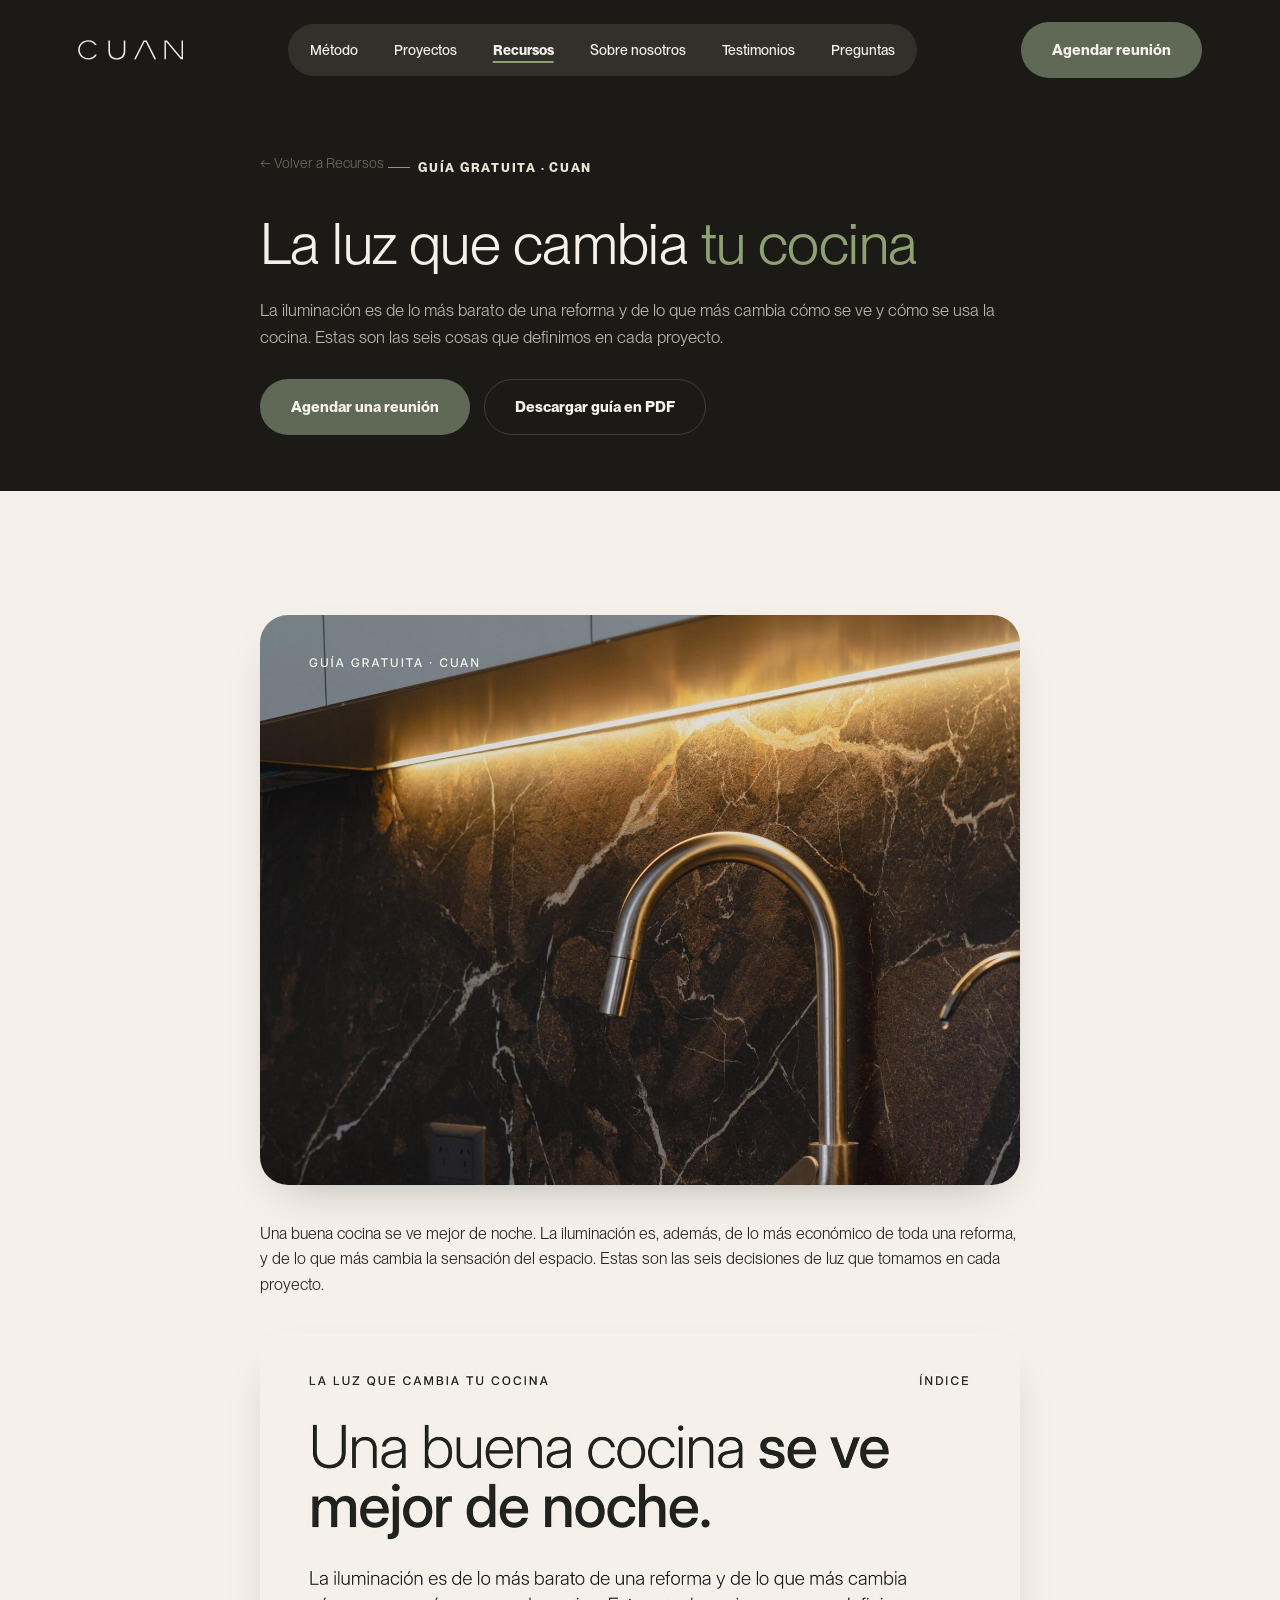
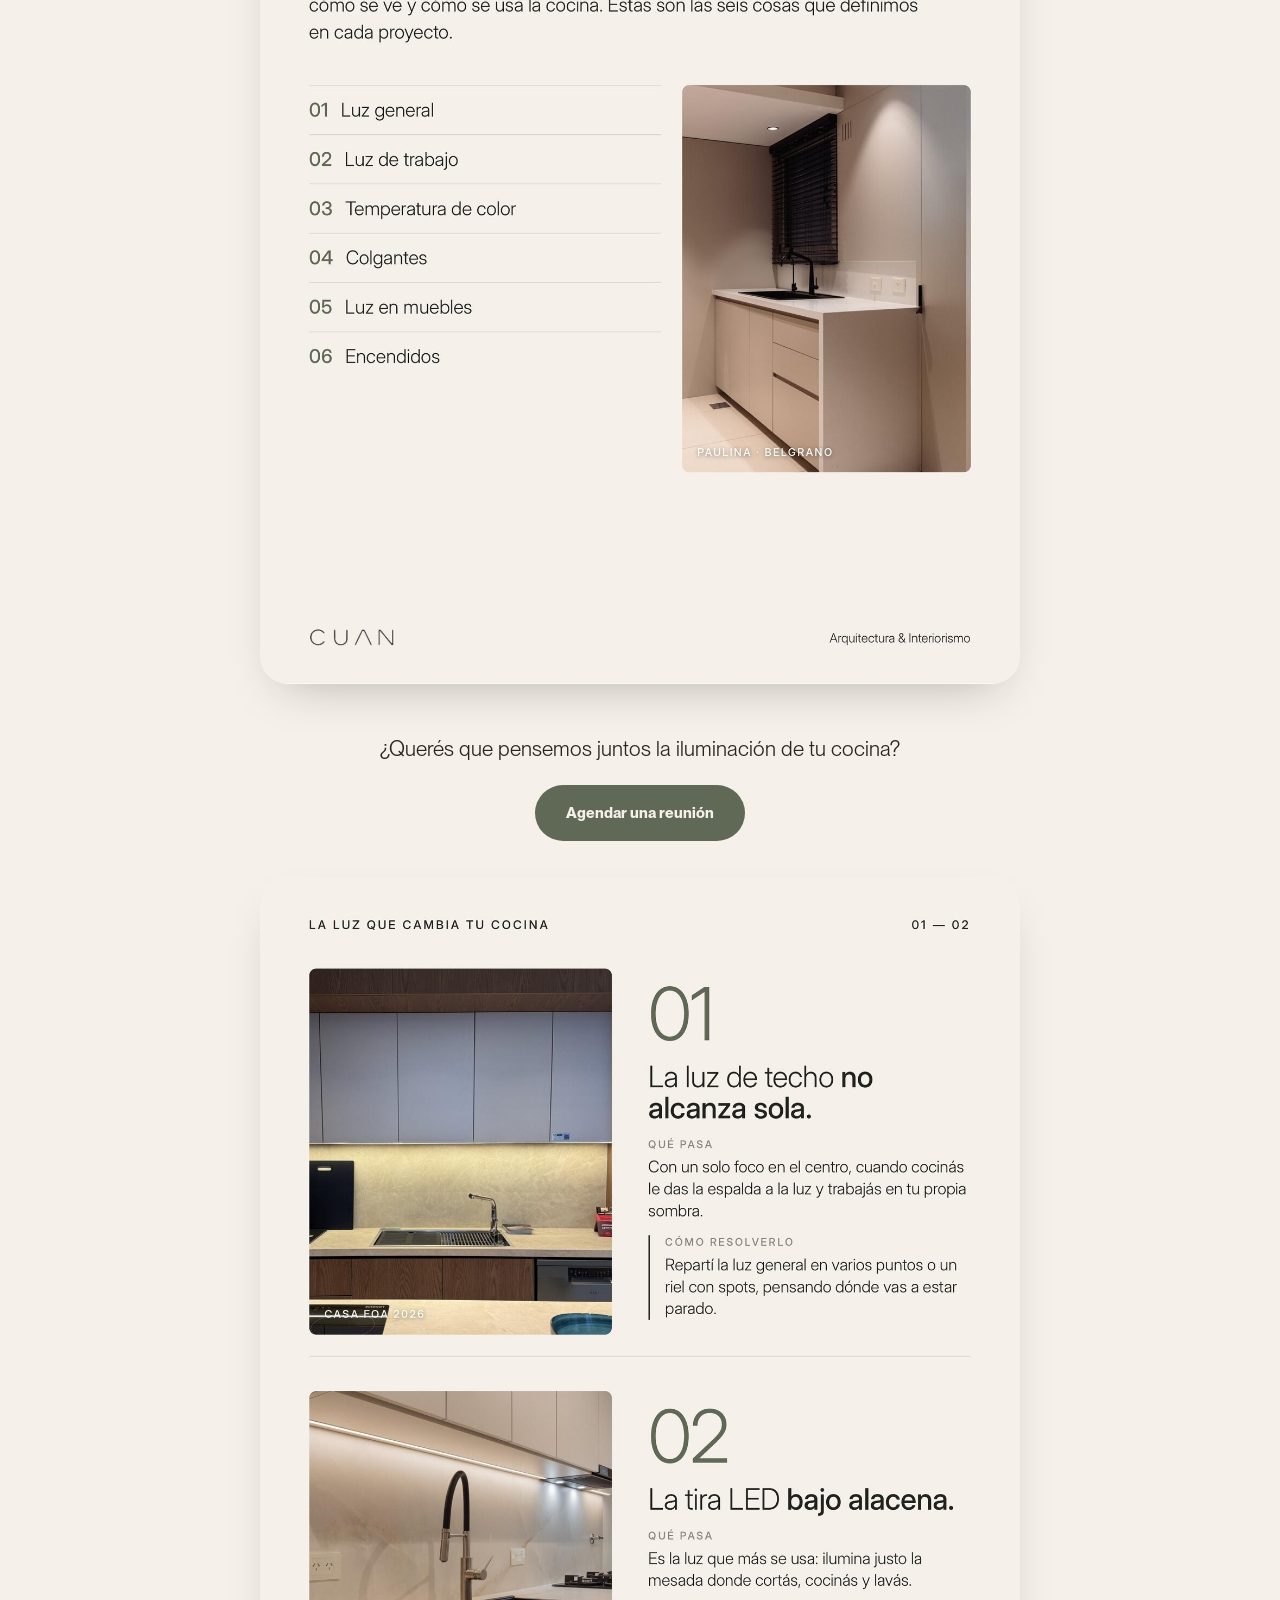
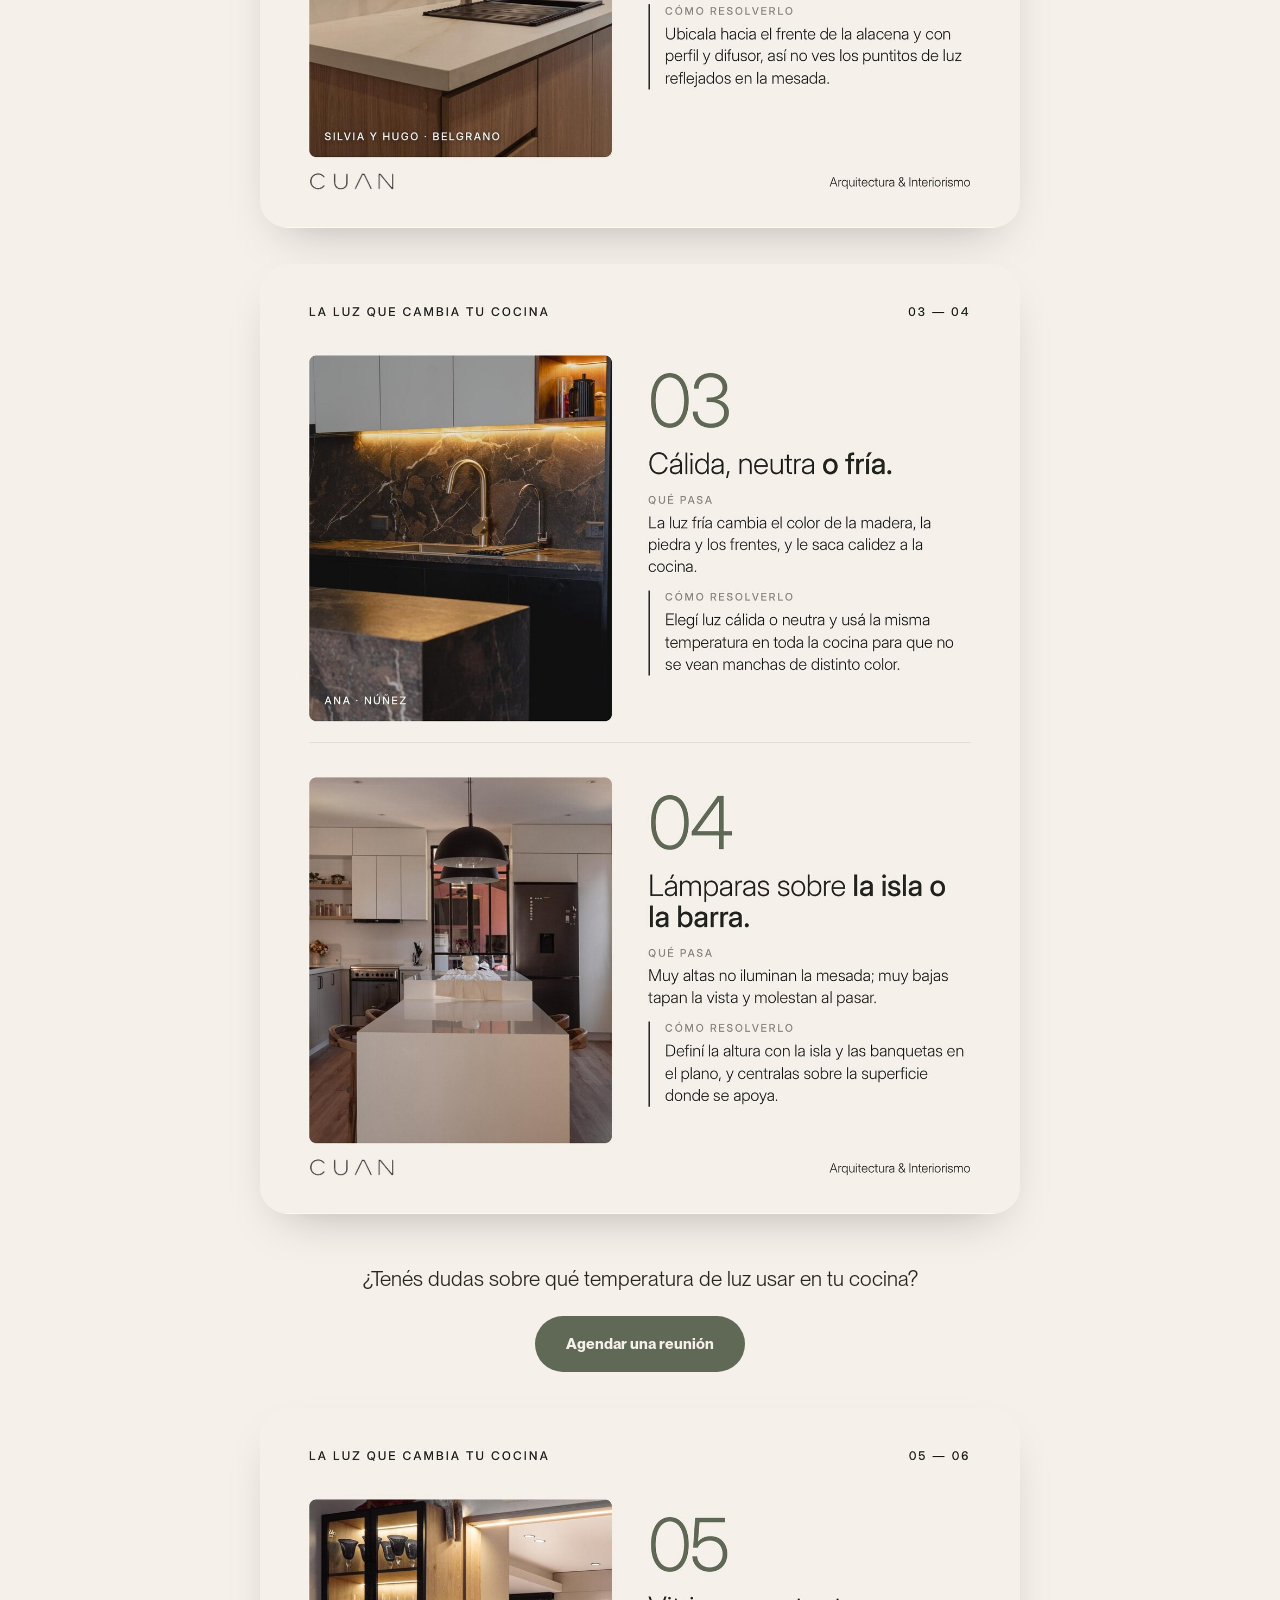
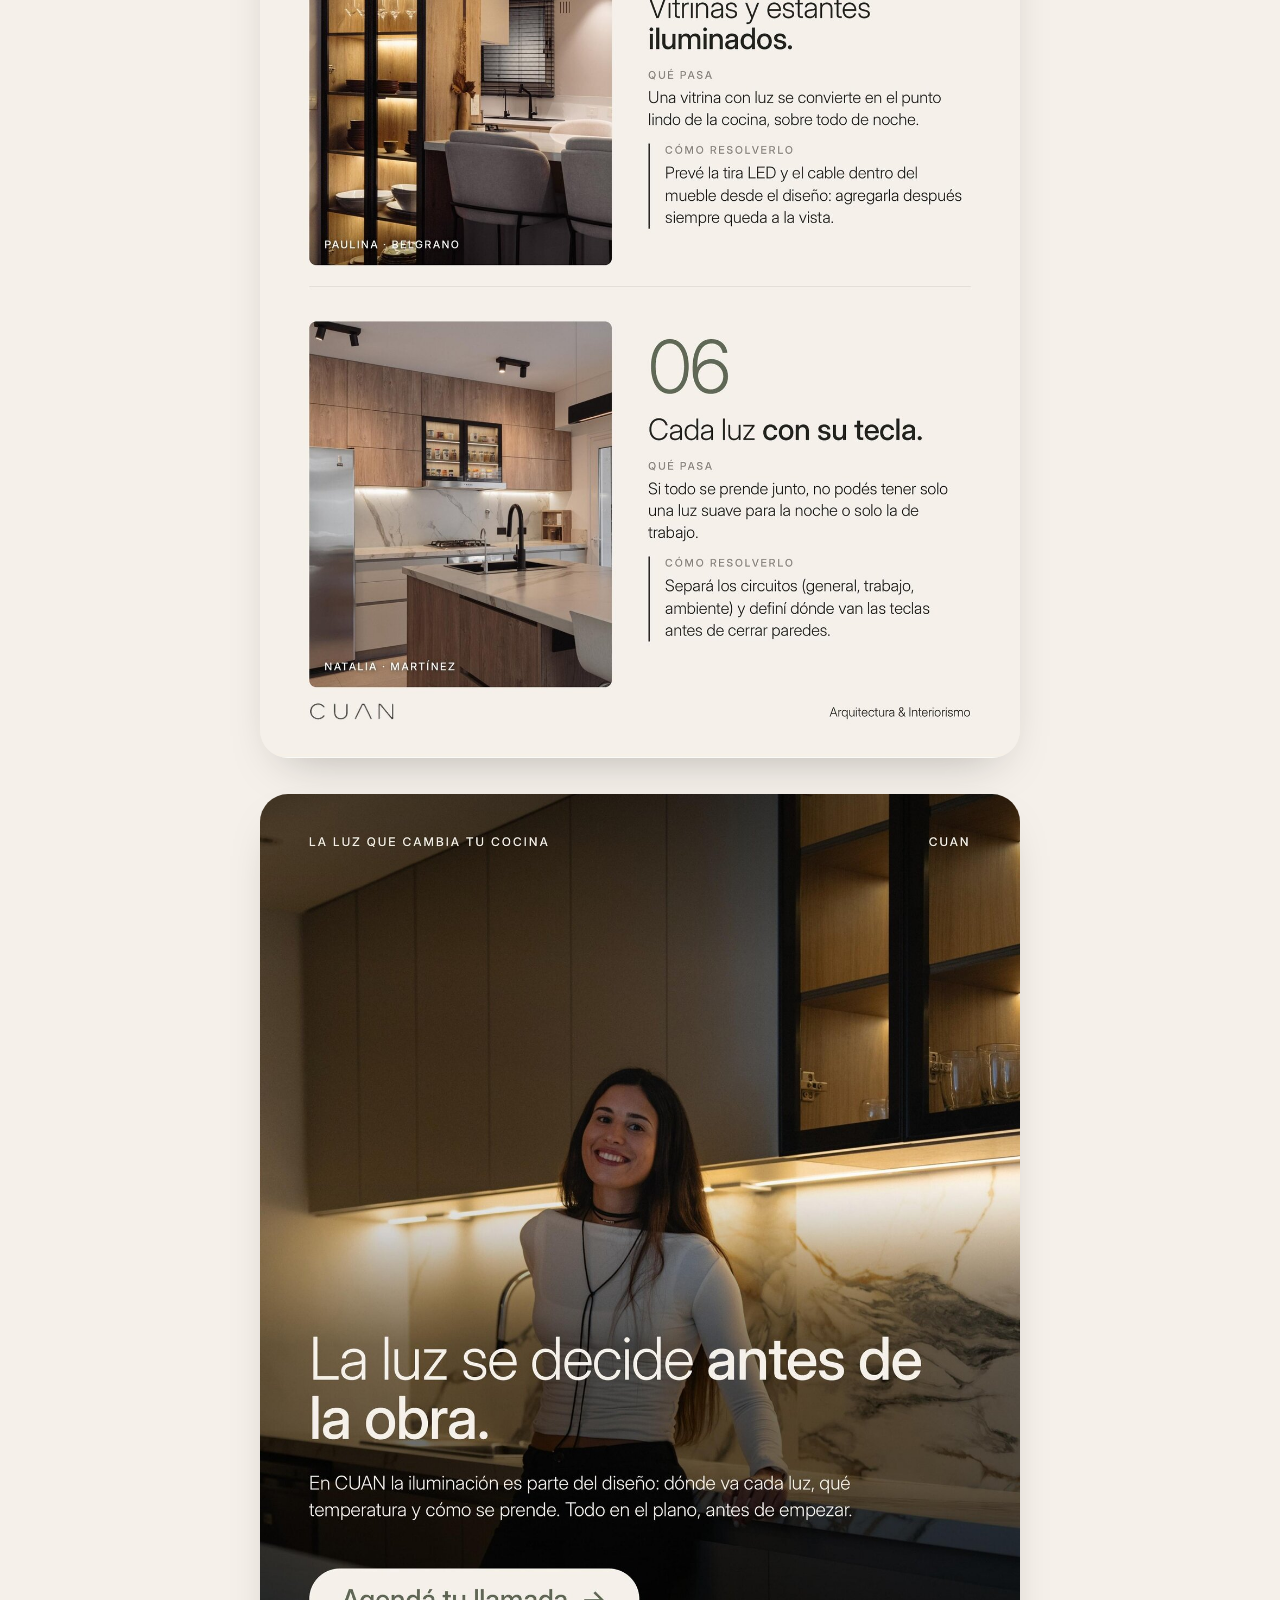
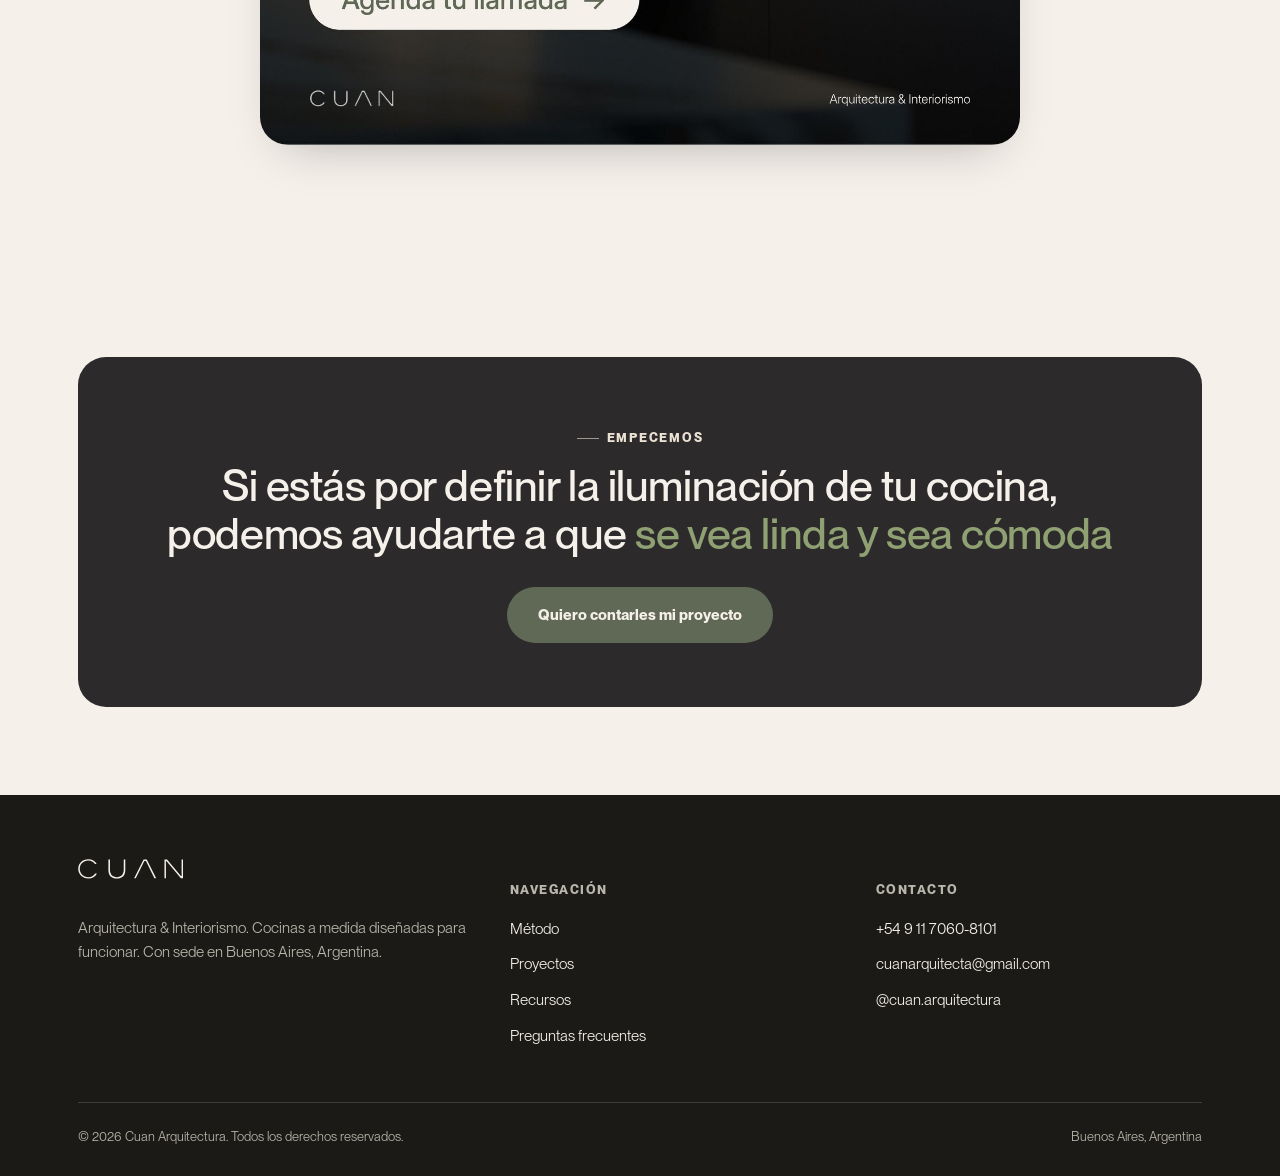
<file: blog-luz-que-cambia-tu-cocina.html>
<!DOCTYPE html>
<html lang="es">
<head>
<!-- Google tag (gtag.js) -->
<script async src="https://www.googletagmanager.com/gtag/js?id=G-QLPNHZY2KX"></script>
<script>
  window.dataLayer = window.dataLayer || [];
  function gtag(){dataLayer.push(arguments);}
  gtag('js', new Date());

  gtag('config', 'G-QLPNHZY2KX');
</script>

<!-- Meta Pixel Code -->
<script>
!function(f,b,e,v,n,t,s)
{if(f.fbq)return;n=f.fbq=function(){n.callMethod?
n.callMethod.apply(n,arguments):n.queue.push(arguments)};
if(!f._fbq)f._fbq=n;n.push=n;n.loaded=!0;n.version='2.0';
n.queue=[];t=b.createElement(e);t.async=!0;
t.src=v;s=b.getElementsByTagName(e)[0];
s.parentNode.insertBefore(t,s)}(window, document,'script',
'https://connect.facebook.net/en_US/fbevents.js');
fbq('init', '1313202587627319');
fbq('track', 'PageView');
</script>
<noscript><img height="1" width="1" style="display:none"
src="https://www.facebook.com/tr?id=1313202587627319&ev=PageView&noscript=1"
/></noscript>
<!-- End Meta Pixel Code -->
<meta charset="UTF-8">
<link rel="icon" href="assets/img/favicon.svg" type="image/svg+xml">
<link rel="icon" href="assets/img/favicon-32.png" sizes="32x32" type="image/png">
<link rel="apple-touch-icon" href="assets/img/favicon-180.png">
<meta name="viewport" content="width=device-width, initial-scale=1">
<title>La luz que cambia tu cocina — Cuan Arquitectura</title>
<meta name="description" content="Guía gratuita sobre iluminación de cocinas: luz general, luz de trabajo, temperatura de color, colgantes, luz en muebles y circuitos.">
<link rel="canonical" href="https://cuan-arquitectura.vercel.app/blog-luz-que-cambia-tu-cocina.html">
<meta property="og:type" content="article">
<meta property="og:site_name" content="Cuan Arquitectura">
<meta property="og:title" content="La luz que cambia tu cocina — Cuan Arquitectura">
<meta property="og:description" content="Guía gratuita sobre iluminación de cocinas: luz general, luz de trabajo, temperatura de color, colgantes, luz en muebles y circuitos.">
<meta property="og:url" content="https://cuan-arquitectura.vercel.app/blog-luz-que-cambia-tu-cocina.html">
<meta property="og:image" content="https://cuan-arquitectura.vercel.app/assets/img/blog-luz-01.jpg">
<meta property="og:locale" content="es_AR">
<meta name="twitter:card" content="summary_large_image">
<meta name="twitter:title" content="La luz que cambia tu cocina — Cuan Arquitectura">
<meta name="twitter:image" content="https://cuan-arquitectura.vercel.app/assets/img/blog-luz-01.jpg">
<link rel="preconnect" href="https://fonts.googleapis.com">
<link rel="preconnect" href="https://fonts.gstatic.com" crossorigin>
<link href="https://fonts.googleapis.com/css2?family=Inter:wght@400;500;600;700&amp;display=swap" rel="stylesheet">
<link href="https://assets.calendly.com/assets/external/widget.css" rel="stylesheet">
<link rel="stylesheet" href="css/style.css">
<script>document.documentElement.classList.add('reveal-ready')</script>
</head>
<body>

<a class="skip-link" href="#main">Saltar al contenido</a>

<div class="scroll-progress" aria-hidden="true"><span class="scroll-progress-fill"></span></div>

<header class="site-header on-dark">
  <div class="container">
    <a href="index.html" class="logo" aria-label="Cuan Arquitectura"><svg class="logo-mark" viewBox="186 372 353 67" fill="none" aria-hidden="true" focusable="false"><path fill="currentColor" d="M 344.445312 373.53125 L 339.257812 373.53125 L 339.257812 408.375 C 339.257812 423.984375 330.847656 432.945312 316.171875 432.945312 C 301.496094 432.945312 293.085938 423.996094 293.085938 408.375 L 293.085938 373.53125 L 287.898438 373.53125 L 287.898438 408.550781 C 287.898438 426.988281 298.207031 437.5625 316.171875 437.5625 C 334.136719 437.5625 344.457031 426.988281 344.457031 408.550781 Z M 344.445312 373.53125 "/><path fill="currentColor" d="M 530.675781 436.46875 L 537.992188 436.46875 L 537.992188 373.53125 L 533.078125 373.53125 L 533.078125 413.539062 L 533.382812 428.960938 L 530.78125 428.960938 L 484.324219 373.53125 L 475.710938 373.53125 L 475.710938 436.457031 L 480.621094 436.457031 L 480.621094 394.878906 L 480.316406 379.457031 L 482.921875 379.457031 Z M 530.675781 436.46875 "/><path fill="currentColor" d="M 442.050781 436.46875 L 447.785156 436.46875 L 416.359375 373.542969 L 405.796875 373.542969 L 374.121094 436.46875 L 379.582031 436.46875 L 401.234375 393.078125 L 408.296875 378.351562 L 413.621094 378.351562 L 420.691406 393.097656 L 430.855469 413.632812 L 430.835938 413.632812 Z M 442.050781 436.46875 "/><path fill="currentColor" d="M 243.558594 420.464844 C 238.878906 428.285156 230.488281 432.945312 220.441406 432.945312 C 204.175781 432.945312 191.90625 420.949219 191.90625 405.050781 C 191.90625 389.101562 204.132812 377.0625 220.347656 377.0625 C 229.910156 377.0625 237.910156 381.207031 242.75 388.398438 L 248.664062 388.398438 C 243.285156 378.425781 232.988281 372.4375 220.527344 372.4375 C 201.246094 372.4375 186.707031 386.414062 186.707031 404.957031 C 186.707031 423.246094 201.5625 437.574219 220.527344 437.574219 C 233.492188 437.574219 244.035156 431.144531 249.296875 420.464844 Z M 243.558594 420.464844 "/></svg></a>
    <nav class="nav-links">
      <a href="index.html#metodo">Método</a>
      <a href="proyectos.html">Proyectos</a>
      <a href="recursos.html" class="is-active">Recursos</a>
      <a href="index.html#nosotros">Sobre nosotros</a>
      <a href="index.html#testimonios">Testimonios</a>
      <a href="index.html#preguntas">Preguntas</a>
    </nav>
    <a href="https://calendly.com/cuan-arquitectura/charla-inicial-ideas-para-transformar-tu-espacio" target="_blank" rel="noopener" data-calendly-popup class="btn btn-primary header-cta">Agendar reunión</a>
    <button class="nav-toggle" aria-label="Abrir menú">
      <svg width="18" height="12" viewBox="0 0 18 12" fill="none"><path d="M0 1H18M0 6H18M0 11H18" stroke="currentColor" stroke-width="1.4"/></svg>
    </button>
  </div>
</header>

<div class="mobile-menu">
  <div class="mobile-menu-top">
    <span class="logo" role="img" aria-label="Cuan Arquitectura"><svg class="logo-mark" viewBox="186 372 353 67" fill="none" aria-hidden="true" focusable="false"><path fill="currentColor" d="M 344.445312 373.53125 L 339.257812 373.53125 L 339.257812 408.375 C 339.257812 423.984375 330.847656 432.945312 316.171875 432.945312 C 301.496094 432.945312 293.085938 423.996094 293.085938 408.375 L 293.085938 373.53125 L 287.898438 373.53125 L 287.898438 408.550781 C 287.898438 426.988281 298.207031 437.5625 316.171875 437.5625 C 334.136719 437.5625 344.457031 426.988281 344.457031 408.550781 Z M 344.445312 373.53125 "/><path fill="currentColor" d="M 530.675781 436.46875 L 537.992188 436.46875 L 537.992188 373.53125 L 533.078125 373.53125 L 533.078125 413.539062 L 533.382812 428.960938 L 530.78125 428.960938 L 484.324219 373.53125 L 475.710938 373.53125 L 475.710938 436.457031 L 480.621094 436.457031 L 480.621094 394.878906 L 480.316406 379.457031 L 482.921875 379.457031 Z M 530.675781 436.46875 "/><path fill="currentColor" d="M 442.050781 436.46875 L 447.785156 436.46875 L 416.359375 373.542969 L 405.796875 373.542969 L 374.121094 436.46875 L 379.582031 436.46875 L 401.234375 393.078125 L 408.296875 378.351562 L 413.621094 378.351562 L 420.691406 393.097656 L 430.855469 413.632812 L 430.835938 413.632812 Z M 442.050781 436.46875 "/><path fill="currentColor" d="M 243.558594 420.464844 C 238.878906 428.285156 230.488281 432.945312 220.441406 432.945312 C 204.175781 432.945312 191.90625 420.949219 191.90625 405.050781 C 191.90625 389.101562 204.132812 377.0625 220.347656 377.0625 C 229.910156 377.0625 237.910156 381.207031 242.75 388.398438 L 248.664062 388.398438 C 243.285156 378.425781 232.988281 372.4375 220.527344 372.4375 C 201.246094 372.4375 186.707031 386.414062 186.707031 404.957031 C 186.707031 423.246094 201.5625 437.574219 220.527344 437.574219 C 233.492188 437.574219 244.035156 431.144531 249.296875 420.464844 Z M 243.558594 420.464844 "/></svg></span>
    <button class="nav-toggle mobile-menu-close" aria-label="Cerrar menú">
      <svg width="18" height="18" viewBox="0 0 18 18" fill="none"><path d="M1 1L17 17M17 1L1 17" stroke="currentColor" stroke-width="1.4"/></svg>
    </button>
  </div>
  <nav>
    <a href="index.html#metodo">Método</a>
    <a href="proyectos.html">Proyectos</a>
    <a href="recursos.html" class="is-active">Recursos</a>
    <a href="index.html#nosotros">Sobre nosotros</a>
    <a href="index.html#testimonios">Testimonios</a>
    <a href="index.html#preguntas">Preguntas</a>
  </nav>
  <div class="mobile-menu-foot">
    <a href="https://calendly.com/cuan-arquitectura/charla-inicial-ideas-para-transformar-tu-espacio" target="_blank" rel="noopener" data-calendly-popup class="btn btn-primary">Agendar reunión</a>
  </div>
</div>

<main id="main">

  <section class="hero" style="padding-bottom:56px;">
    <div class="container">
      <div class="blog-article">
        <a href="recursos.html" class="blog-back">&larr; Volver a Recursos</a>
        <span class="eyebrow">Guía gratuita · CUAN</span>
        <h1 class="h-xl" style="margin-top:18px;">La luz que cambia <span class="accent-text">tu cocina</span></h1>
        <p class="lede" style="margin-top:20px;">La iluminación es de lo más barato de una reforma y de lo que más cambia cómo se ve y cómo se usa la cocina. Estas son las seis cosas que definimos en cada proyecto.</p>
        <div class="hero-actions" style="margin-top:28px;">
          <a href="https://calendly.com/cuan-arquitectura/charla-inicial-ideas-para-transformar-tu-espacio" target="_blank" rel="noopener" data-calendly-popup class="btn btn-primary">Agendar una reunión</a>
          <a href="assets/docs/guia-luz-cuan.pdf" target="_blank" rel="noopener" class="btn btn-outline">Descargar guía en PDF</a>
        </div>
      </div>
    </div>
  </section>

  <section class="section-pad bg-beige">
    <div class="container">
      <div class="blog-article">

        <img src="assets/img/blog-luz-hero.jpg" alt="Mesada con backsplash de piedra oscura iluminado con tira LED cálida bajo alacena, parte de la guía de iluminación de Cuan Arquitectura" loading="lazy">

        <p>Una buena cocina se ve mejor de noche. La iluminación es, además, de lo más económico de toda una reforma, y de lo que más cambia la sensación del espacio. Estas son las seis decisiones de luz que tomamos en cada proyecto.</p>

        <img src="assets/img/blog-luz-02.jpg" alt="Índice: las seis cosas que definen la iluminación de una cocina — luz general, luz de trabajo, temperatura de color, colgantes, luz en muebles y encendidos" loading="lazy">

        <div class="mid-cta" data-reveal>
          <p>¿Querés que pensemos juntos la iluminación de tu cocina?</p>
          <a href="https://calendly.com/cuan-arquitectura/charla-inicial-ideas-para-transformar-tu-espacio" target="_blank" rel="noopener" data-calendly-popup class="btn btn-primary">Agendar una reunión</a>
        </div>

        <img src="assets/img/blog-luz-03.jpg" alt="01 y 02: la luz de techo no alcanza sola, y la tira LED bajo alacena ilumina la zona de trabajo" loading="lazy">

        <img src="assets/img/blog-luz-04.jpg" alt="03 y 04: elegir temperatura de color cálida, neutra o fría, y definir la altura de las lámparas sobre la isla o la barra" loading="lazy">

        <div class="mid-cta" data-reveal>
          <p>¿Tenés dudas sobre qué temperatura de luz usar en tu cocina?</p>
          <a href="https://calendly.com/cuan-arquitectura/charla-inicial-ideas-para-transformar-tu-espacio" target="_blank" rel="noopener" data-calendly-popup class="btn btn-primary">Agendar una reunión</a>
        </div>

        <img src="assets/img/blog-luz-05.jpg" alt="05 y 06: vitrinas y estantes iluminados, y separar los circuitos para que cada luz tenga su tecla" loading="lazy">

        <img src="assets/img/blog-luz-06.jpg" alt="Cierre: la luz se decide antes de la obra — cocina con mesada y backsplash de piedra iluminados" loading="lazy">

      </div>
    </div>
  </section>

  <!-- ================= CTA FINAL ================= -->
  <section class="section-pad">
    <div class="container">
      <div class="cta-band bg-dark" data-reveal>
        <span class="eyebrow" style="justify-content:center;">Empecemos</span>
        <h2 class="h-lg" style="margin-top:14px; max-width: 26em; margin-left:auto; margin-right:auto;">Si estás por definir la iluminación de tu cocina, podemos ayudarte a que <span class="accent-text">se vea linda y sea cómoda</span></h2>
        <a href="https://calendly.com/cuan-arquitectura/charla-inicial-ideas-para-transformar-tu-espacio" target="_blank" rel="noopener" data-calendly-popup class="btn btn-primary">Quiero contarles mi proyecto</a>
      </div>
    </div>
  </section>

</main>

<footer class="site-footer">
  <div class="container">
    <div class="footer-top">
      <div>
        <span class="logo" role="img" aria-label="Cuan Arquitectura"><svg class="logo-mark" viewBox="186 372 353 67" fill="none" aria-hidden="true" focusable="false"><path fill="currentColor" d="M 344.445312 373.53125 L 339.257812 373.53125 L 339.257812 408.375 C 339.257812 423.984375 330.847656 432.945312 316.171875 432.945312 C 301.496094 432.945312 293.085938 423.996094 293.085938 408.375 L 293.085938 373.53125 L 287.898438 373.53125 L 287.898438 408.550781 C 287.898438 426.988281 298.207031 437.5625 316.171875 437.5625 C 334.136719 437.5625 344.457031 426.988281 344.457031 408.550781 Z M 344.445312 373.53125 "/><path fill="currentColor" d="M 530.675781 436.46875 L 537.992188 436.46875 L 537.992188 373.53125 L 533.078125 373.53125 L 533.078125 413.539062 L 533.382812 428.960938 L 530.78125 428.960938 L 484.324219 373.53125 L 475.710938 373.53125 L 475.710938 436.457031 L 480.621094 436.457031 L 480.621094 394.878906 L 480.316406 379.457031 L 482.921875 379.457031 Z M 530.675781 436.46875 "/><path fill="currentColor" d="M 442.050781 436.46875 L 447.785156 436.46875 L 416.359375 373.542969 L 405.796875 373.542969 L 374.121094 436.46875 L 379.582031 436.46875 L 401.234375 393.078125 L 408.296875 378.351562 L 413.621094 378.351562 L 420.691406 393.097656 L 430.855469 413.632812 L 430.835938 413.632812 Z M 442.050781 436.46875 "/><path fill="currentColor" d="M 243.558594 420.464844 C 238.878906 428.285156 230.488281 432.945312 220.441406 432.945312 C 204.175781 432.945312 191.90625 420.949219 191.90625 405.050781 C 191.90625 389.101562 204.132812 377.0625 220.347656 377.0625 C 229.910156 377.0625 237.910156 381.207031 242.75 388.398438 L 248.664062 388.398438 C 243.285156 378.425781 232.988281 372.4375 220.527344 372.4375 C 201.246094 372.4375 186.707031 386.414062 186.707031 404.957031 C 186.707031 423.246094 201.5625 437.574219 220.527344 437.574219 C 233.492188 437.574219 244.035156 431.144531 249.296875 420.464844 Z M 243.558594 420.464844 "/></svg></span>
        <p>Arquitectura &amp; Interiorismo. Cocinas a medida diseñadas para funcionar. Con sede en Buenos Aires, Argentina.</p>
      </div>
      <div class="footer-col">
        <h5>Navegación</h5>
        <ul>
          <li><a href="index.html#metodo">Método</a></li>
          <li><a href="proyectos.html">Proyectos</a></li>
          <li><a href="recursos.html">Recursos</a></li>
          <li><a href="index.html#preguntas">Preguntas frecuentes</a></li>
        </ul>
      </div>
      <div class="footer-col">
        <h5>Contacto</h5>
        <ul>
          <li><a href="tel:+5491170608101">+54 9 11 7060-8101</a></li>
          <li><a href="mailto:cuanarquitecta@gmail.com">cuanarquitecta@gmail.com</a></li>
          <li><a href="https://instagram.com/cuan.arquitectura" target="_blank" rel="noopener">@cuan.arquitectura</a></li>
        </ul>
      </div>
    </div>
    <div class="footer-bottom">
      <span>© <span id="year"></span> Cuan Arquitectura. Todos los derechos reservados.</span>
      <span>Buenos Aires, Argentina</span>
    </div>
  </div>
</footer>

<script src="https://assets.calendly.com/assets/external/widget.js" async></script>
<script src="js/main.js"></script>
</body>
</html>
</file>
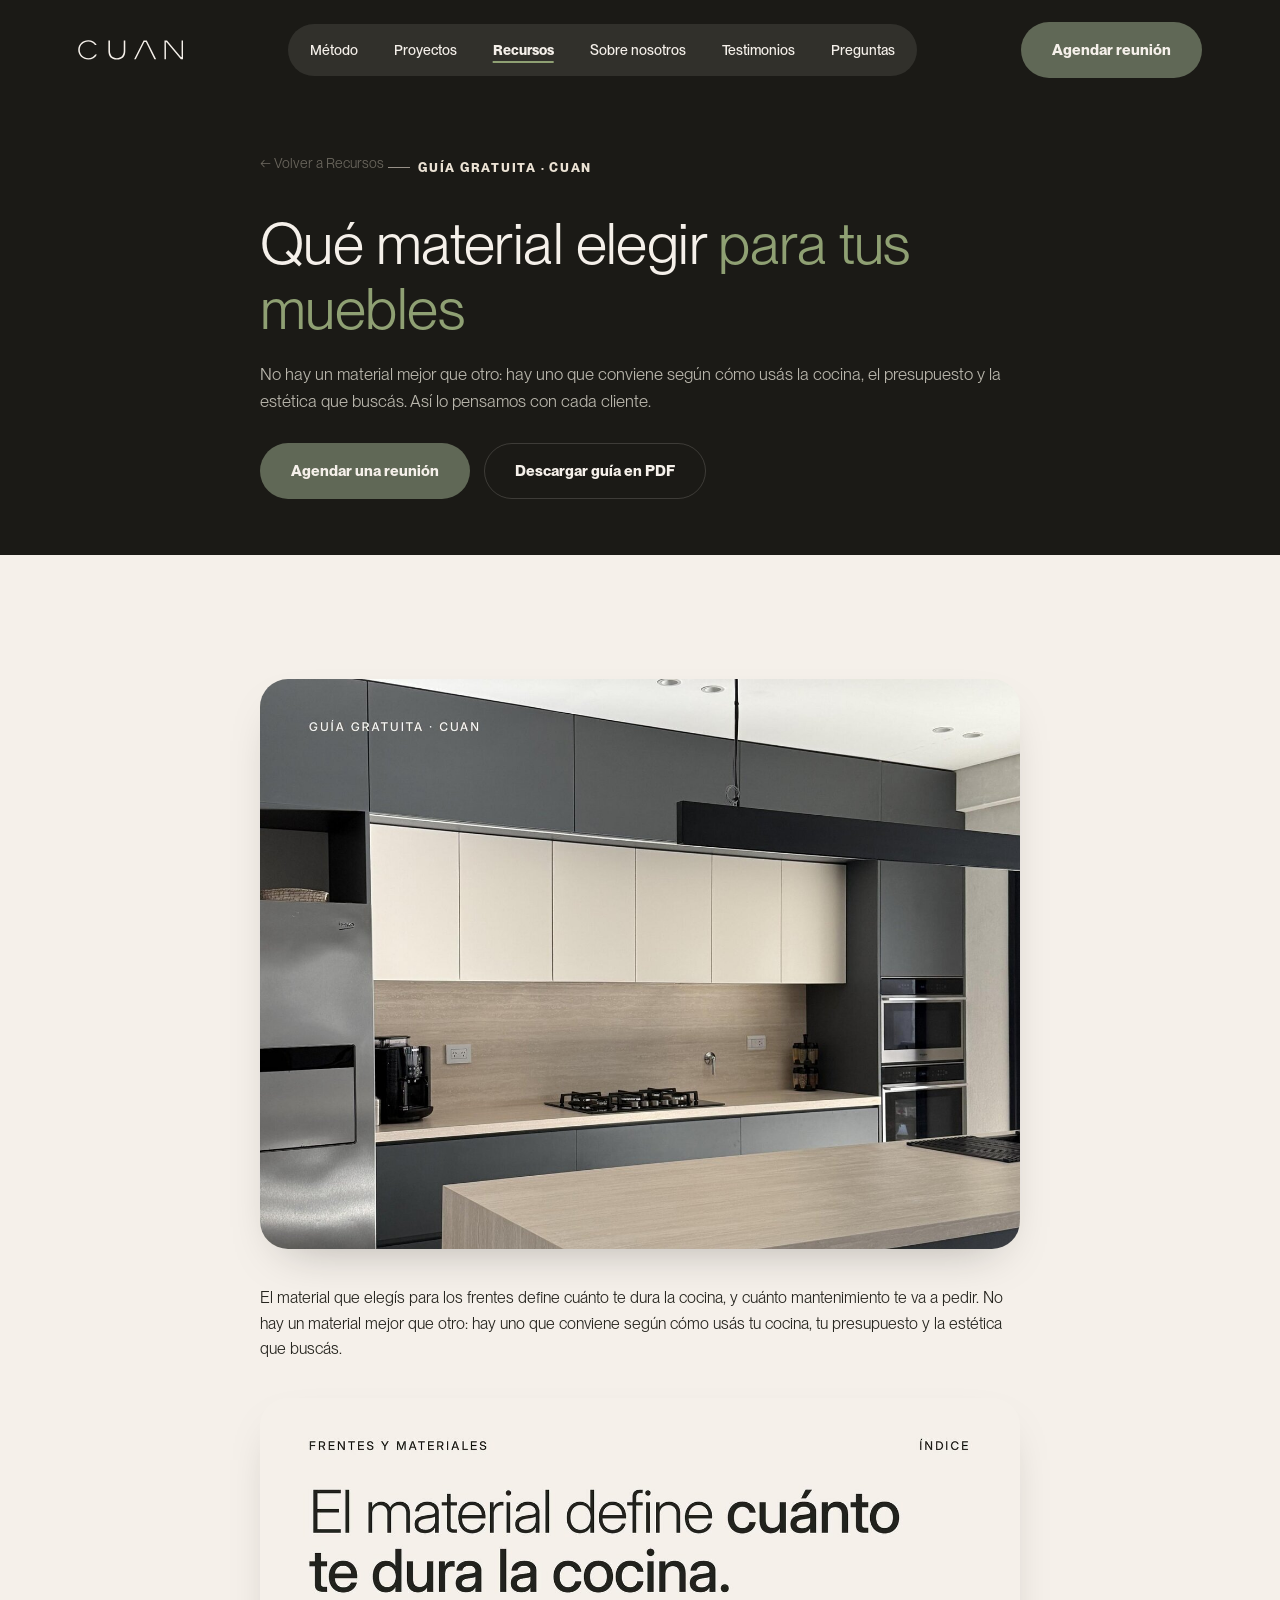
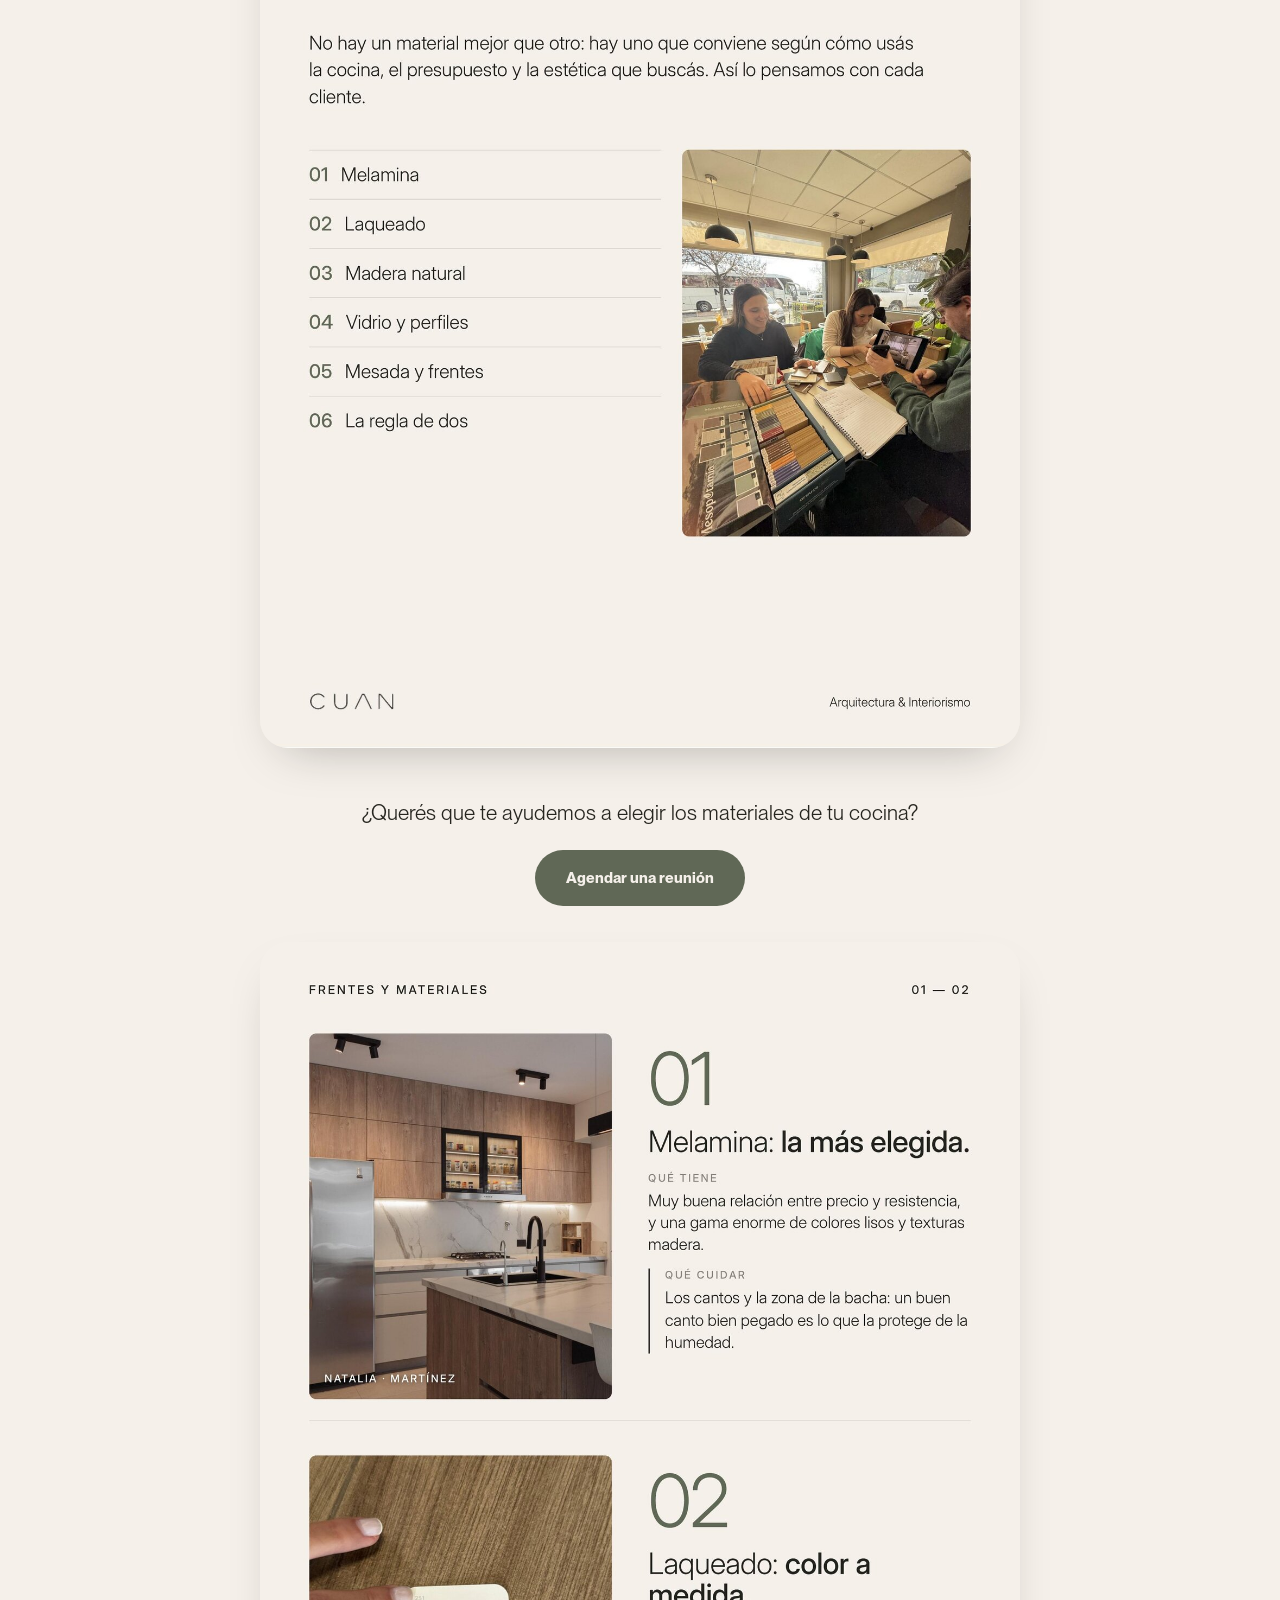
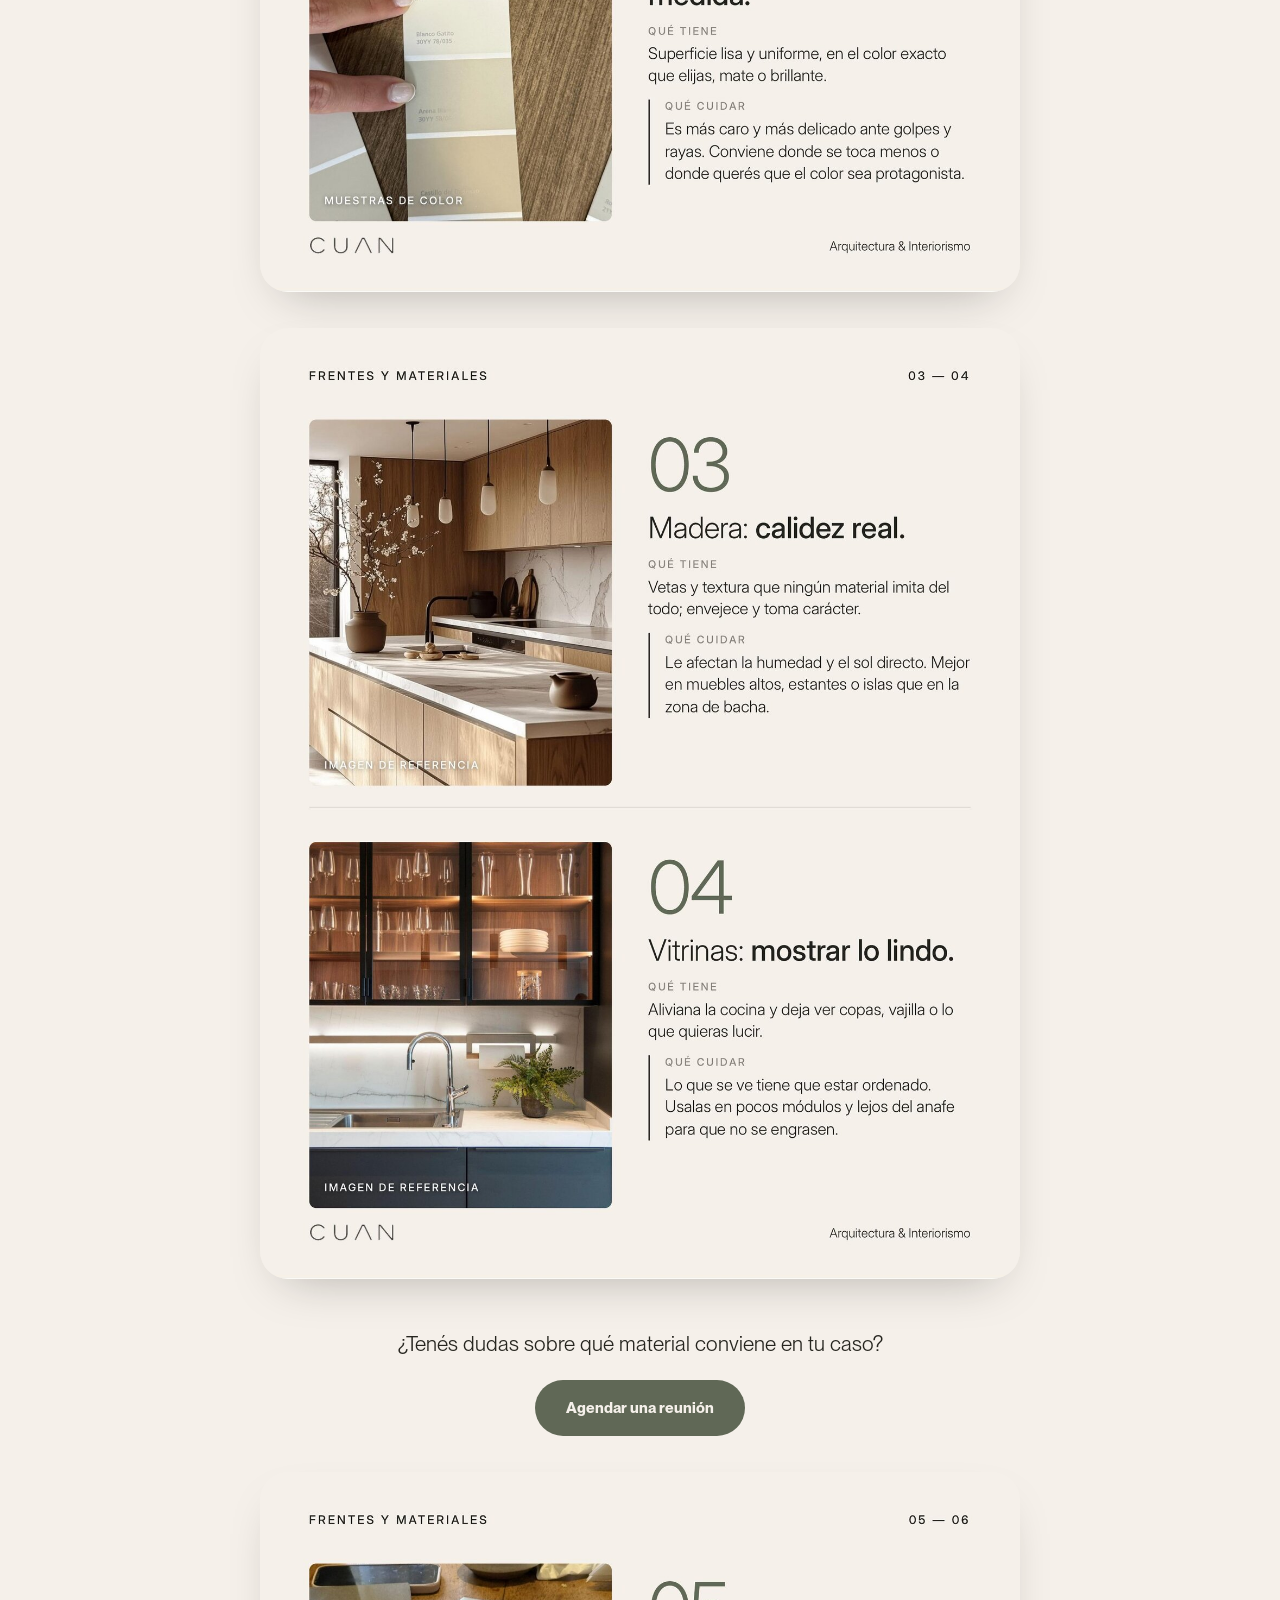
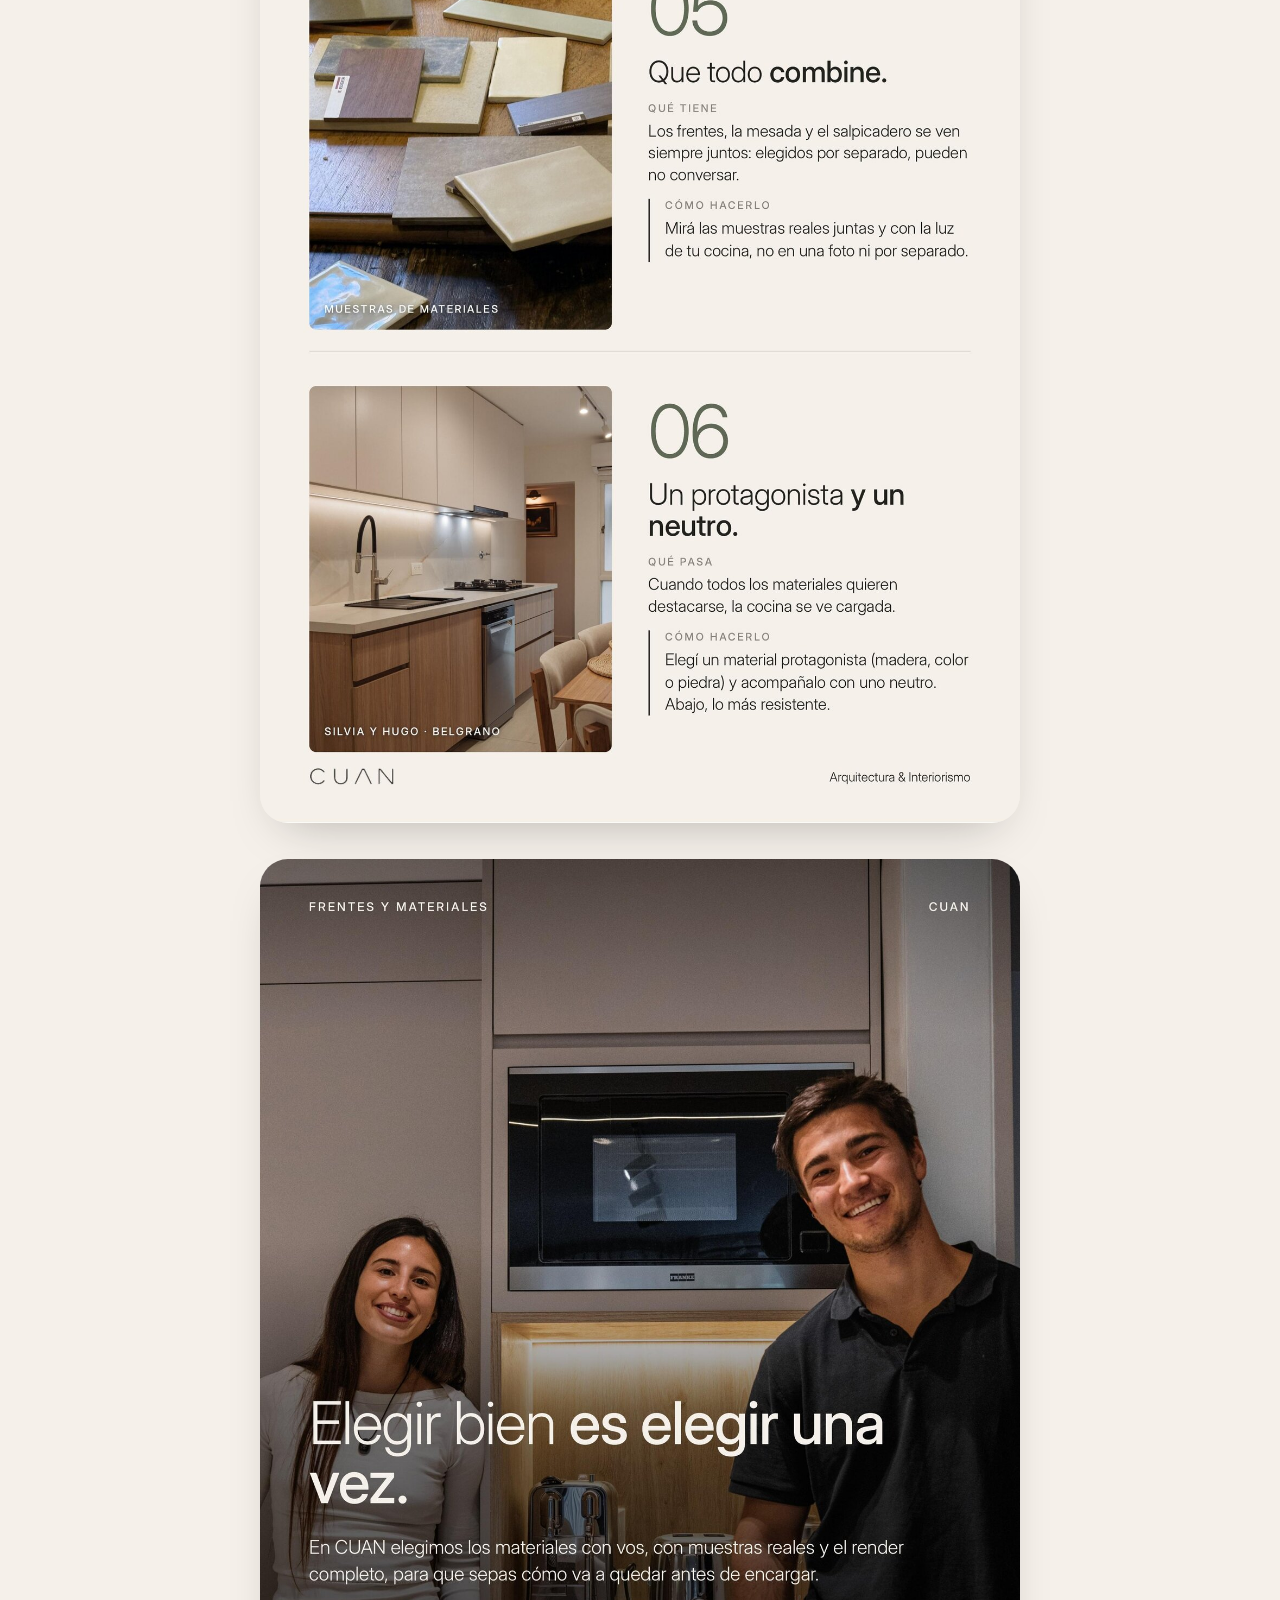
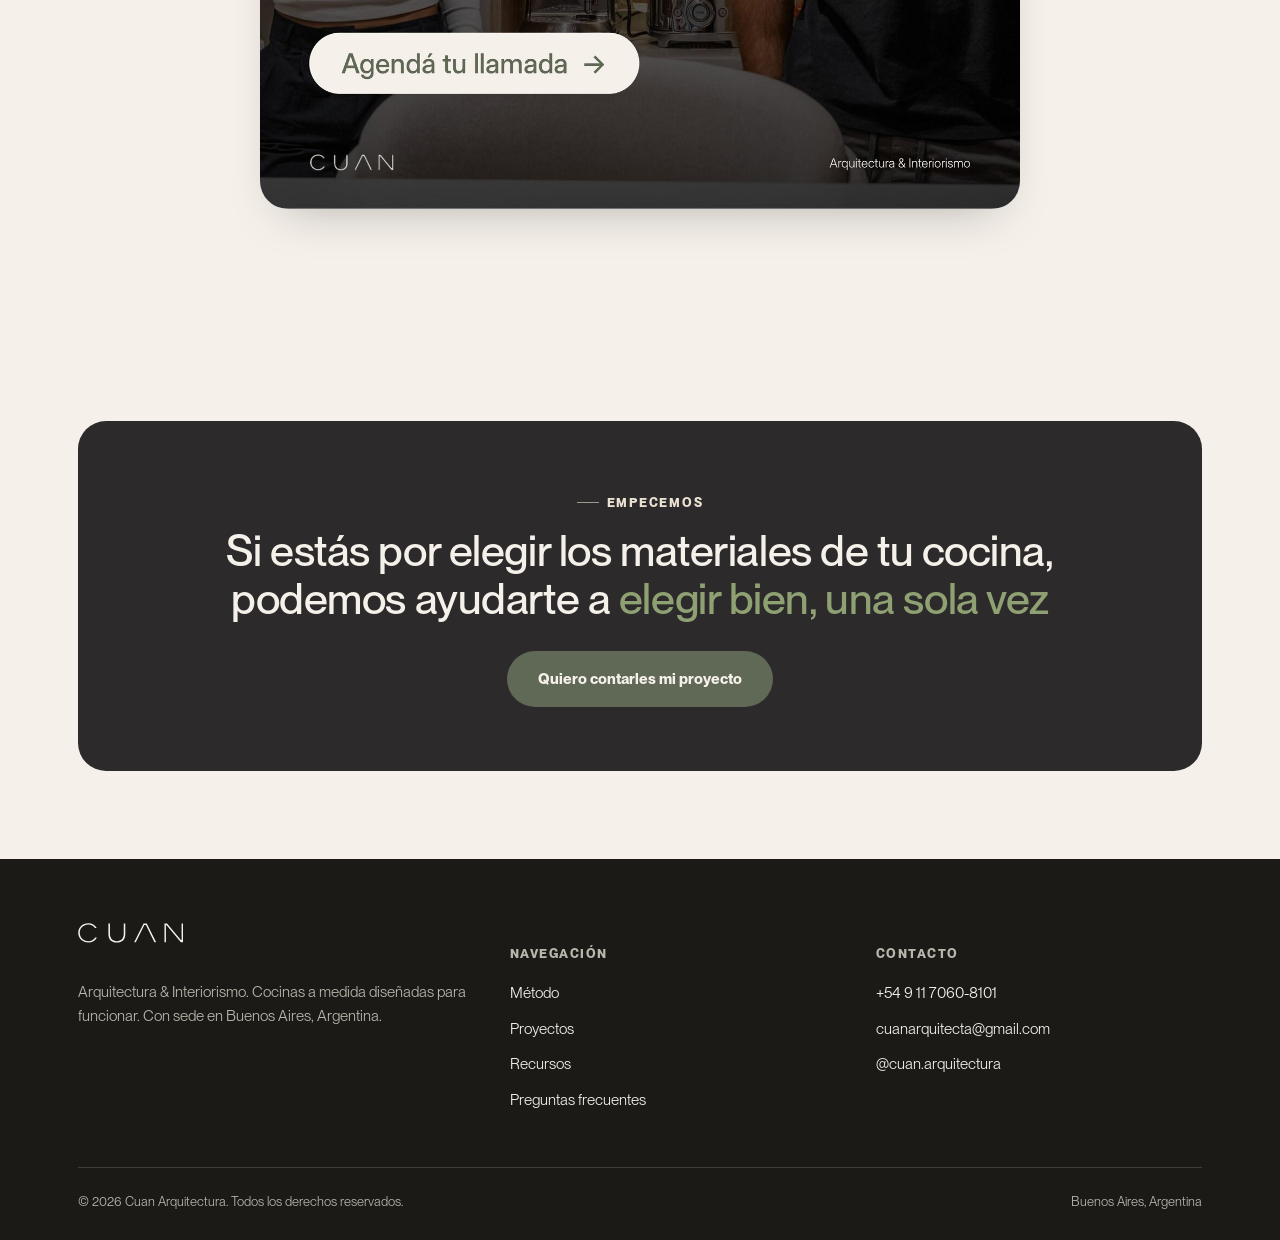
<file: blog-material-elegir-muebles.html>
<!DOCTYPE html>
<html lang="es">
<head>
<!-- Google tag (gtag.js) -->
<script async src="https://www.googletagmanager.com/gtag/js?id=G-QLPNHZY2KX"></script>
<script>
  window.dataLayer = window.dataLayer || [];
  function gtag(){dataLayer.push(arguments);}
  gtag('js', new Date());

  gtag('config', 'G-QLPNHZY2KX');
</script>

<!-- Meta Pixel Code -->
<script>
!function(f,b,e,v,n,t,s)
{if(f.fbq)return;n=f.fbq=function(){n.callMethod?
n.callMethod.apply(n,arguments):n.queue.push(arguments)};
if(!f._fbq)f._fbq=n;n.push=n;n.loaded=!0;n.version='2.0';
n.queue=[];t=b.createElement(e);t.async=!0;
t.src=v;s=b.getElementsByTagName(e)[0];
s.parentNode.insertBefore(t,s)}(window, document,'script',
'https://connect.facebook.net/en_US/fbevents.js');
fbq('init', '1313202587627319');
fbq('track', 'PageView');
</script>
<noscript><img height="1" width="1" style="display:none"
src="https://www.facebook.com/tr?id=1313202587627319&ev=PageView&noscript=1"
/></noscript>
<!-- End Meta Pixel Code -->
<meta charset="UTF-8">
<link rel="icon" href="assets/img/favicon.svg" type="image/svg+xml">
<link rel="icon" href="assets/img/favicon-32.png" sizes="32x32" type="image/png">
<link rel="apple-touch-icon" href="assets/img/favicon-180.png">
<meta name="viewport" content="width=device-width, initial-scale=1">
<title>Qué material elegir para tus muebles — Cuan Arquitectura</title>
<meta name="description" content="Guía gratuita para elegir el material de los frentes de tu cocina: melamina, laqueado, madera natural, vidrio y cómo combinarlos.">
<link rel="canonical" href="https://cuan-arquitectura.vercel.app/blog-material-elegir-muebles.html">
<meta property="og:type" content="article">
<meta property="og:site_name" content="Cuan Arquitectura">
<meta property="og:title" content="Qué material elegir para tus muebles — Cuan Arquitectura">
<meta property="og:description" content="Guía gratuita para elegir el material de los frentes de tu cocina: melamina, laqueado, madera natural, vidrio y cómo combinarlos.">
<meta property="og:url" content="https://cuan-arquitectura.vercel.app/blog-material-elegir-muebles.html">
<meta property="og:image" content="https://cuan-arquitectura.vercel.app/assets/img/blog-materiales-01.jpg">
<meta property="og:locale" content="es_AR">
<meta name="twitter:card" content="summary_large_image">
<meta name="twitter:title" content="Qué material elegir para tus muebles — Cuan Arquitectura">
<meta name="twitter:image" content="https://cuan-arquitectura.vercel.app/assets/img/blog-materiales-01.jpg">
<link rel="preconnect" href="https://fonts.googleapis.com">
<link rel="preconnect" href="https://fonts.gstatic.com" crossorigin>
<link href="https://fonts.googleapis.com/css2?family=Inter:wght@400;500;600;700&amp;display=swap" rel="stylesheet">
<link href="https://assets.calendly.com/assets/external/widget.css" rel="stylesheet">
<link rel="stylesheet" href="css/style.css">
<script>document.documentElement.classList.add('reveal-ready')</script>
</head>
<body>

<a class="skip-link" href="#main">Saltar al contenido</a>

<div class="scroll-progress" aria-hidden="true"><span class="scroll-progress-fill"></span></div>

<header class="site-header on-dark">
  <div class="container">
    <a href="index.html" class="logo" aria-label="Cuan Arquitectura"><svg class="logo-mark" viewBox="186 372 353 67" fill="none" aria-hidden="true" focusable="false"><path fill="currentColor" d="M 344.445312 373.53125 L 339.257812 373.53125 L 339.257812 408.375 C 339.257812 423.984375 330.847656 432.945312 316.171875 432.945312 C 301.496094 432.945312 293.085938 423.996094 293.085938 408.375 L 293.085938 373.53125 L 287.898438 373.53125 L 287.898438 408.550781 C 287.898438 426.988281 298.207031 437.5625 316.171875 437.5625 C 334.136719 437.5625 344.457031 426.988281 344.457031 408.550781 Z M 344.445312 373.53125 "/><path fill="currentColor" d="M 530.675781 436.46875 L 537.992188 436.46875 L 537.992188 373.53125 L 533.078125 373.53125 L 533.078125 413.539062 L 533.382812 428.960938 L 530.78125 428.960938 L 484.324219 373.53125 L 475.710938 373.53125 L 475.710938 436.457031 L 480.621094 436.457031 L 480.621094 394.878906 L 480.316406 379.457031 L 482.921875 379.457031 Z M 530.675781 436.46875 "/><path fill="currentColor" d="M 442.050781 436.46875 L 447.785156 436.46875 L 416.359375 373.542969 L 405.796875 373.542969 L 374.121094 436.46875 L 379.582031 436.46875 L 401.234375 393.078125 L 408.296875 378.351562 L 413.621094 378.351562 L 420.691406 393.097656 L 430.855469 413.632812 L 430.835938 413.632812 Z M 442.050781 436.46875 "/><path fill="currentColor" d="M 243.558594 420.464844 C 238.878906 428.285156 230.488281 432.945312 220.441406 432.945312 C 204.175781 432.945312 191.90625 420.949219 191.90625 405.050781 C 191.90625 389.101562 204.132812 377.0625 220.347656 377.0625 C 229.910156 377.0625 237.910156 381.207031 242.75 388.398438 L 248.664062 388.398438 C 243.285156 378.425781 232.988281 372.4375 220.527344 372.4375 C 201.246094 372.4375 186.707031 386.414062 186.707031 404.957031 C 186.707031 423.246094 201.5625 437.574219 220.527344 437.574219 C 233.492188 437.574219 244.035156 431.144531 249.296875 420.464844 Z M 243.558594 420.464844 "/></svg></a>
    <nav class="nav-links">
      <a href="index.html#metodo">Método</a>
      <a href="proyectos.html">Proyectos</a>
      <a href="recursos.html" class="is-active">Recursos</a>
      <a href="index.html#nosotros">Sobre nosotros</a>
      <a href="index.html#testimonios">Testimonios</a>
      <a href="index.html#preguntas">Preguntas</a>
    </nav>
    <a href="https://calendly.com/cuan-arquitectura/charla-inicial-ideas-para-transformar-tu-espacio" target="_blank" rel="noopener" data-calendly-popup class="btn btn-primary header-cta">Agendar reunión</a>
    <button class="nav-toggle" aria-label="Abrir menú">
      <svg width="18" height="12" viewBox="0 0 18 12" fill="none"><path d="M0 1H18M0 6H18M0 11H18" stroke="currentColor" stroke-width="1.4"/></svg>
    </button>
  </div>
</header>

<div class="mobile-menu">
  <div class="mobile-menu-top">
    <span class="logo" role="img" aria-label="Cuan Arquitectura"><svg class="logo-mark" viewBox="186 372 353 67" fill="none" aria-hidden="true" focusable="false"><path fill="currentColor" d="M 344.445312 373.53125 L 339.257812 373.53125 L 339.257812 408.375 C 339.257812 423.984375 330.847656 432.945312 316.171875 432.945312 C 301.496094 432.945312 293.085938 423.996094 293.085938 408.375 L 293.085938 373.53125 L 287.898438 373.53125 L 287.898438 408.550781 C 287.898438 426.988281 298.207031 437.5625 316.171875 437.5625 C 334.136719 437.5625 344.457031 426.988281 344.457031 408.550781 Z M 344.445312 373.53125 "/><path fill="currentColor" d="M 530.675781 436.46875 L 537.992188 436.46875 L 537.992188 373.53125 L 533.078125 373.53125 L 533.078125 413.539062 L 533.382812 428.960938 L 530.78125 428.960938 L 484.324219 373.53125 L 475.710938 373.53125 L 475.710938 436.457031 L 480.621094 436.457031 L 480.621094 394.878906 L 480.316406 379.457031 L 482.921875 379.457031 Z M 530.675781 436.46875 "/><path fill="currentColor" d="M 442.050781 436.46875 L 447.785156 436.46875 L 416.359375 373.542969 L 405.796875 373.542969 L 374.121094 436.46875 L 379.582031 436.46875 L 401.234375 393.078125 L 408.296875 378.351562 L 413.621094 378.351562 L 420.691406 393.097656 L 430.855469 413.632812 L 430.835938 413.632812 Z M 442.050781 436.46875 "/><path fill="currentColor" d="M 243.558594 420.464844 C 238.878906 428.285156 230.488281 432.945312 220.441406 432.945312 C 204.175781 432.945312 191.90625 420.949219 191.90625 405.050781 C 191.90625 389.101562 204.132812 377.0625 220.347656 377.0625 C 229.910156 377.0625 237.910156 381.207031 242.75 388.398438 L 248.664062 388.398438 C 243.285156 378.425781 232.988281 372.4375 220.527344 372.4375 C 201.246094 372.4375 186.707031 386.414062 186.707031 404.957031 C 186.707031 423.246094 201.5625 437.574219 220.527344 437.574219 C 233.492188 437.574219 244.035156 431.144531 249.296875 420.464844 Z M 243.558594 420.464844 "/></svg></span>
    <button class="nav-toggle mobile-menu-close" aria-label="Cerrar menú">
      <svg width="18" height="18" viewBox="0 0 18 18" fill="none"><path d="M1 1L17 17M17 1L1 17" stroke="currentColor" stroke-width="1.4"/></svg>
    </button>
  </div>
  <nav>
    <a href="index.html#metodo">Método</a>
    <a href="proyectos.html">Proyectos</a>
    <a href="recursos.html" class="is-active">Recursos</a>
    <a href="index.html#nosotros">Sobre nosotros</a>
    <a href="index.html#testimonios">Testimonios</a>
    <a href="index.html#preguntas">Preguntas</a>
  </nav>
  <div class="mobile-menu-foot">
    <a href="https://calendly.com/cuan-arquitectura/charla-inicial-ideas-para-transformar-tu-espacio" target="_blank" rel="noopener" data-calendly-popup class="btn btn-primary">Agendar reunión</a>
  </div>
</div>

<main id="main">

  <section class="hero" style="padding-bottom:56px;">
    <div class="container">
      <div class="blog-article">
        <a href="recursos.html" class="blog-back">&larr; Volver a Recursos</a>
        <span class="eyebrow">Guía gratuita · CUAN</span>
        <h1 class="h-xl" style="margin-top:18px;">Qué material elegir <span class="accent-text">para tus muebles</span></h1>
        <p class="lede" style="margin-top:20px;">No hay un material mejor que otro: hay uno que conviene según cómo usás la cocina, el presupuesto y la estética que buscás. Así lo pensamos con cada cliente.</p>
        <div class="hero-actions" style="margin-top:28px;">
          <a href="https://calendly.com/cuan-arquitectura/charla-inicial-ideas-para-transformar-tu-espacio" target="_blank" rel="noopener" data-calendly-popup class="btn btn-primary">Agendar una reunión</a>
          <a href="assets/docs/guia-materiales-cuan.pdf" target="_blank" rel="noopener" class="btn btn-outline">Descargar guía en PDF</a>
        </div>
      </div>
    </div>
  </section>

  <section class="section-pad bg-beige">
    <div class="container">
      <div class="blog-article">

        <img src="assets/img/blog-materiales-hero.jpg" alt="Cocina con frentes grises y alacenas color hueso sobre isla de madera, parte de la guía de materiales de Cuan Arquitectura" loading="lazy">

        <p>El material que elegís para los frentes define cuánto te dura la cocina, y cuánto mantenimiento te va a pedir. No hay un material mejor que otro: hay uno que conviene según cómo usás tu cocina, tu presupuesto y la estética que buscás.</p>

        <img src="assets/img/blog-materiales-02.jpg" alt="Índice: melamina, laqueado, madera natural, vitrinas, mesada y frentes, y la regla de dos materiales" loading="lazy">

        <div class="mid-cta" data-reveal>
          <p>¿Querés que te ayudemos a elegir los materiales de tu cocina?</p>
          <a href="https://calendly.com/cuan-arquitectura/charla-inicial-ideas-para-transformar-tu-espacio" target="_blank" rel="noopener" data-calendly-popup class="btn btn-primary">Agendar una reunión</a>
        </div>

        <img src="assets/img/blog-materiales-03.jpg" alt="01 y 02: melamina, la más elegida por su relación precio-resistencia, y laqueado, color a medida" loading="lazy">

        <img src="assets/img/blog-materiales-04.jpg" alt="03 y 04: madera natural para calidez real, y vitrinas para mostrar lo lindo de tu vajilla" loading="lazy">

        <div class="mid-cta" data-reveal>
          <p>¿Tenés dudas sobre qué material conviene en tu caso?</p>
          <a href="https://calendly.com/cuan-arquitectura/charla-inicial-ideas-para-transformar-tu-espacio" target="_blank" rel="noopener" data-calendly-popup class="btn btn-primary">Agendar una reunión</a>
        </div>

        <img src="assets/img/blog-materiales-05.jpg" alt="05 y 06: que todo combine entre frentes, mesada y salpicadero, y la regla de un protagonista y un neutro" loading="lazy">

        <img src="assets/img/blog-materiales-06.jpg" alt="Cierre: elegir bien es elegir una vez — equipo de Cuan Arquitectura" loading="lazy">

      </div>
    </div>
  </section>

  <!-- ================= CTA FINAL ================= -->
  <section class="section-pad">
    <div class="container">
      <div class="cta-band bg-dark" data-reveal>
        <span class="eyebrow" style="justify-content:center;">Empecemos</span>
        <h2 class="h-lg" style="margin-top:14px; max-width: 26em; margin-left:auto; margin-right:auto;">Si estás por elegir los materiales de tu cocina, podemos ayudarte a <span class="accent-text">elegir bien, una sola vez</span></h2>
        <a href="https://calendly.com/cuan-arquitectura/charla-inicial-ideas-para-transformar-tu-espacio" target="_blank" rel="noopener" data-calendly-popup class="btn btn-primary">Quiero contarles mi proyecto</a>
      </div>
    </div>
  </section>

</main>

<footer class="site-footer">
  <div class="container">
    <div class="footer-top">
      <div>
        <span class="logo" role="img" aria-label="Cuan Arquitectura"><svg class="logo-mark" viewBox="186 372 353 67" fill="none" aria-hidden="true" focusable="false"><path fill="currentColor" d="M 344.445312 373.53125 L 339.257812 373.53125 L 339.257812 408.375 C 339.257812 423.984375 330.847656 432.945312 316.171875 432.945312 C 301.496094 432.945312 293.085938 423.996094 293.085938 408.375 L 293.085938 373.53125 L 287.898438 373.53125 L 287.898438 408.550781 C 287.898438 426.988281 298.207031 437.5625 316.171875 437.5625 C 334.136719 437.5625 344.457031 426.988281 344.457031 408.550781 Z M 344.445312 373.53125 "/><path fill="currentColor" d="M 530.675781 436.46875 L 537.992188 436.46875 L 537.992188 373.53125 L 533.078125 373.53125 L 533.078125 413.539062 L 533.382812 428.960938 L 530.78125 428.960938 L 484.324219 373.53125 L 475.710938 373.53125 L 475.710938 436.457031 L 480.621094 436.457031 L 480.621094 394.878906 L 480.316406 379.457031 L 482.921875 379.457031 Z M 530.675781 436.46875 "/><path fill="currentColor" d="M 442.050781 436.46875 L 447.785156 436.46875 L 416.359375 373.542969 L 405.796875 373.542969 L 374.121094 436.46875 L 379.582031 436.46875 L 401.234375 393.078125 L 408.296875 378.351562 L 413.621094 378.351562 L 420.691406 393.097656 L 430.855469 413.632812 L 430.835938 413.632812 Z M 442.050781 436.46875 "/><path fill="currentColor" d="M 243.558594 420.464844 C 238.878906 428.285156 230.488281 432.945312 220.441406 432.945312 C 204.175781 432.945312 191.90625 420.949219 191.90625 405.050781 C 191.90625 389.101562 204.132812 377.0625 220.347656 377.0625 C 229.910156 377.0625 237.910156 381.207031 242.75 388.398438 L 248.664062 388.398438 C 243.285156 378.425781 232.988281 372.4375 220.527344 372.4375 C 201.246094 372.4375 186.707031 386.414062 186.707031 404.957031 C 186.707031 423.246094 201.5625 437.574219 220.527344 437.574219 C 233.492188 437.574219 244.035156 431.144531 249.296875 420.464844 Z M 243.558594 420.464844 "/></svg></span>
        <p>Arquitectura &amp; Interiorismo. Cocinas a medida diseñadas para funcionar. Con sede en Buenos Aires, Argentina.</p>
      </div>
      <div class="footer-col">
        <h5>Navegación</h5>
        <ul>
          <li><a href="index.html#metodo">Método</a></li>
          <li><a href="proyectos.html">Proyectos</a></li>
          <li><a href="recursos.html">Recursos</a></li>
          <li><a href="index.html#preguntas">Preguntas frecuentes</a></li>
        </ul>
      </div>
      <div class="footer-col">
        <h5>Contacto</h5>
        <ul>
          <li><a href="tel:+5491170608101">+54 9 11 7060-8101</a></li>
          <li><a href="mailto:cuanarquitecta@gmail.com">cuanarquitecta@gmail.com</a></li>
          <li><a href="https://instagram.com/cuan.arquitectura" target="_blank" rel="noopener">@cuan.arquitectura</a></li>
        </ul>
      </div>
    </div>
    <div class="footer-bottom">
      <span>© <span id="year"></span> Cuan Arquitectura. Todos los derechos reservados.</span>
      <span>Buenos Aires, Argentina</span>
    </div>
  </div>
</footer>

<script src="https://assets.calendly.com/assets/external/widget.js" async></script>
<script src="js/main.js"></script>
</body>
</html>
</file>
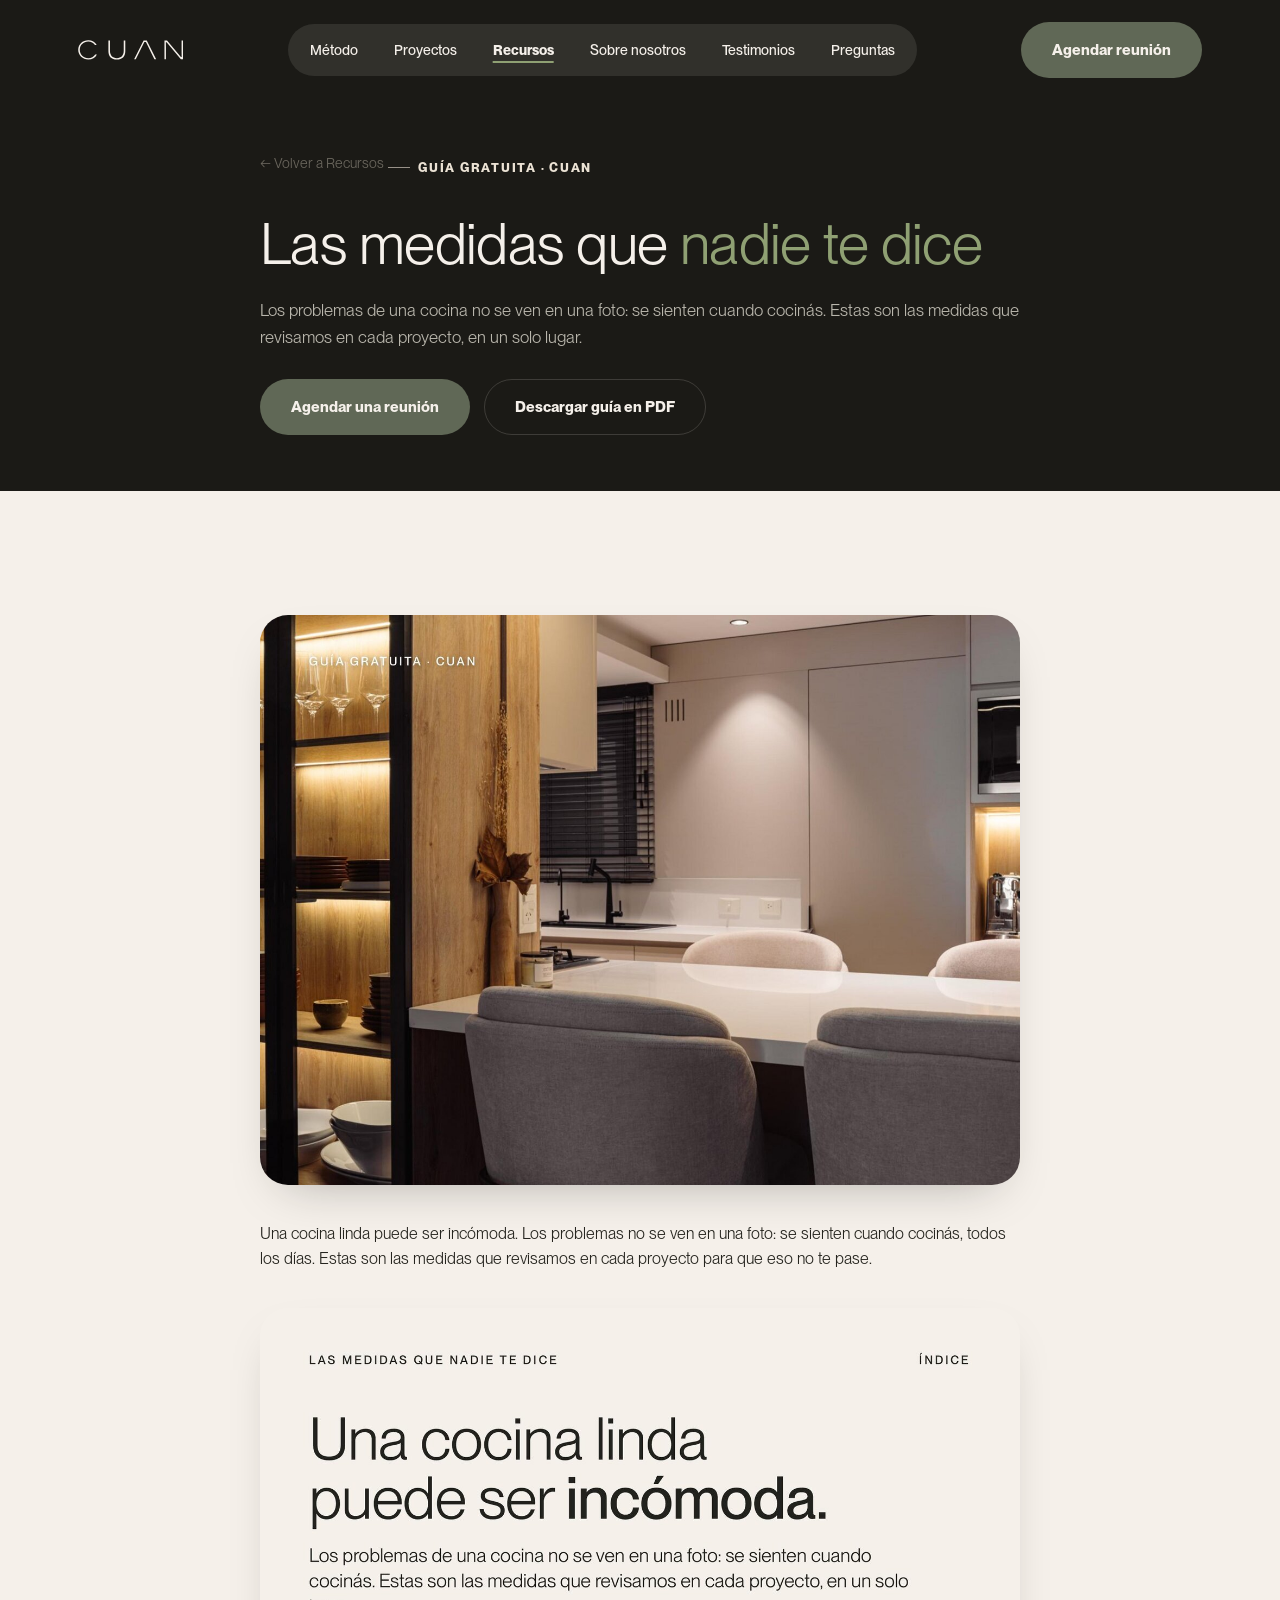
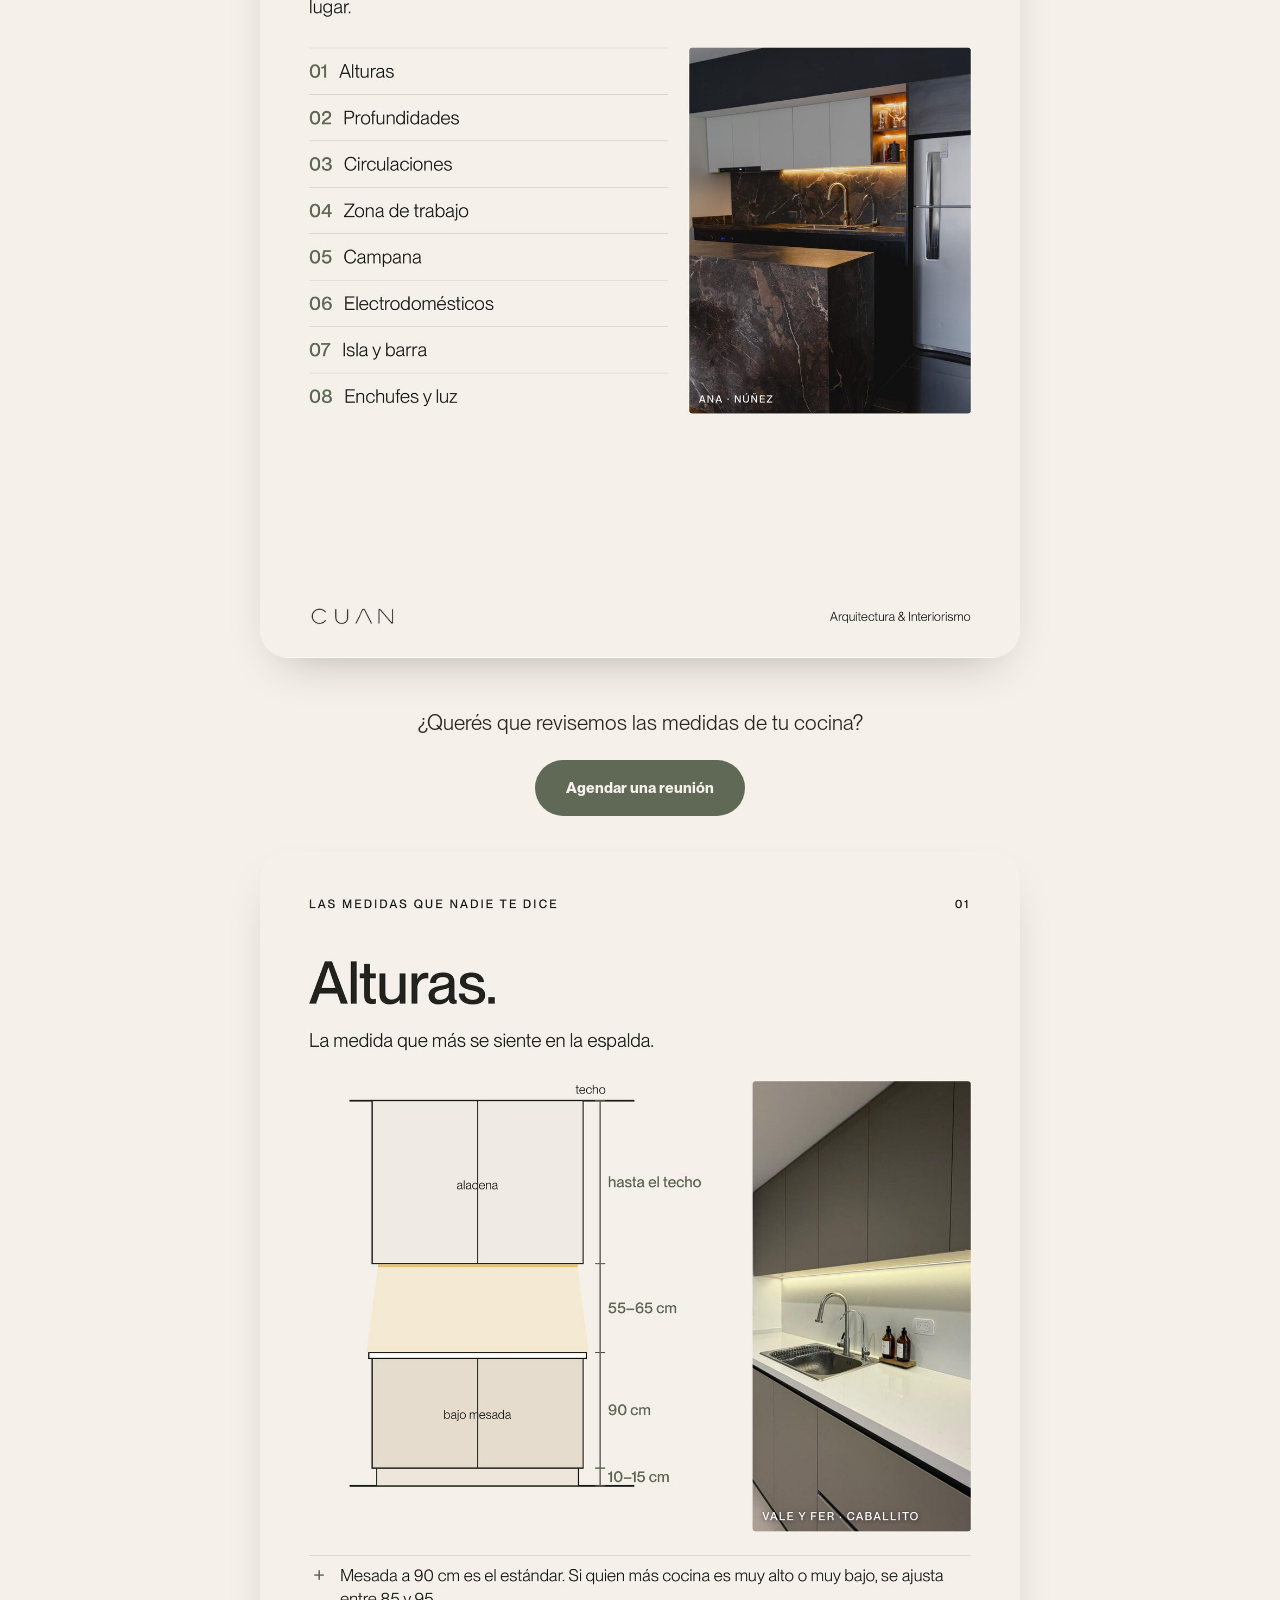
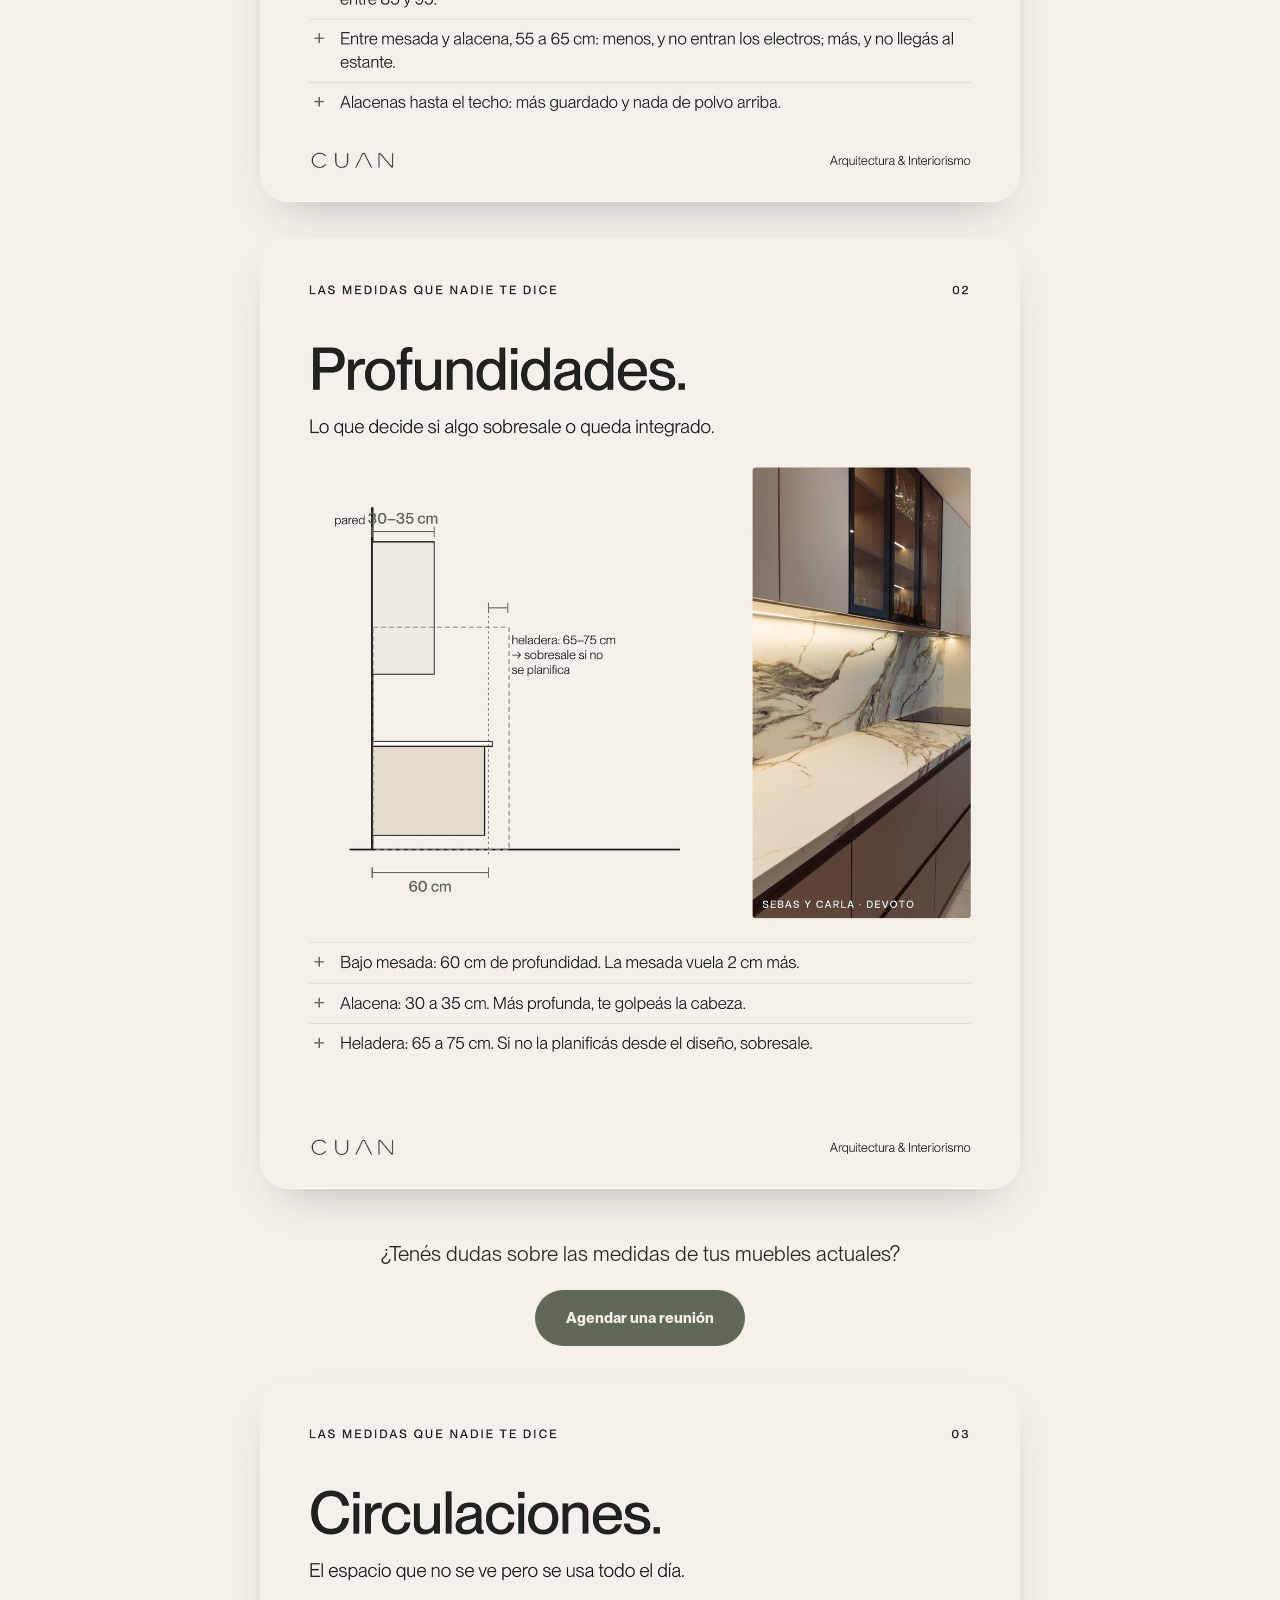
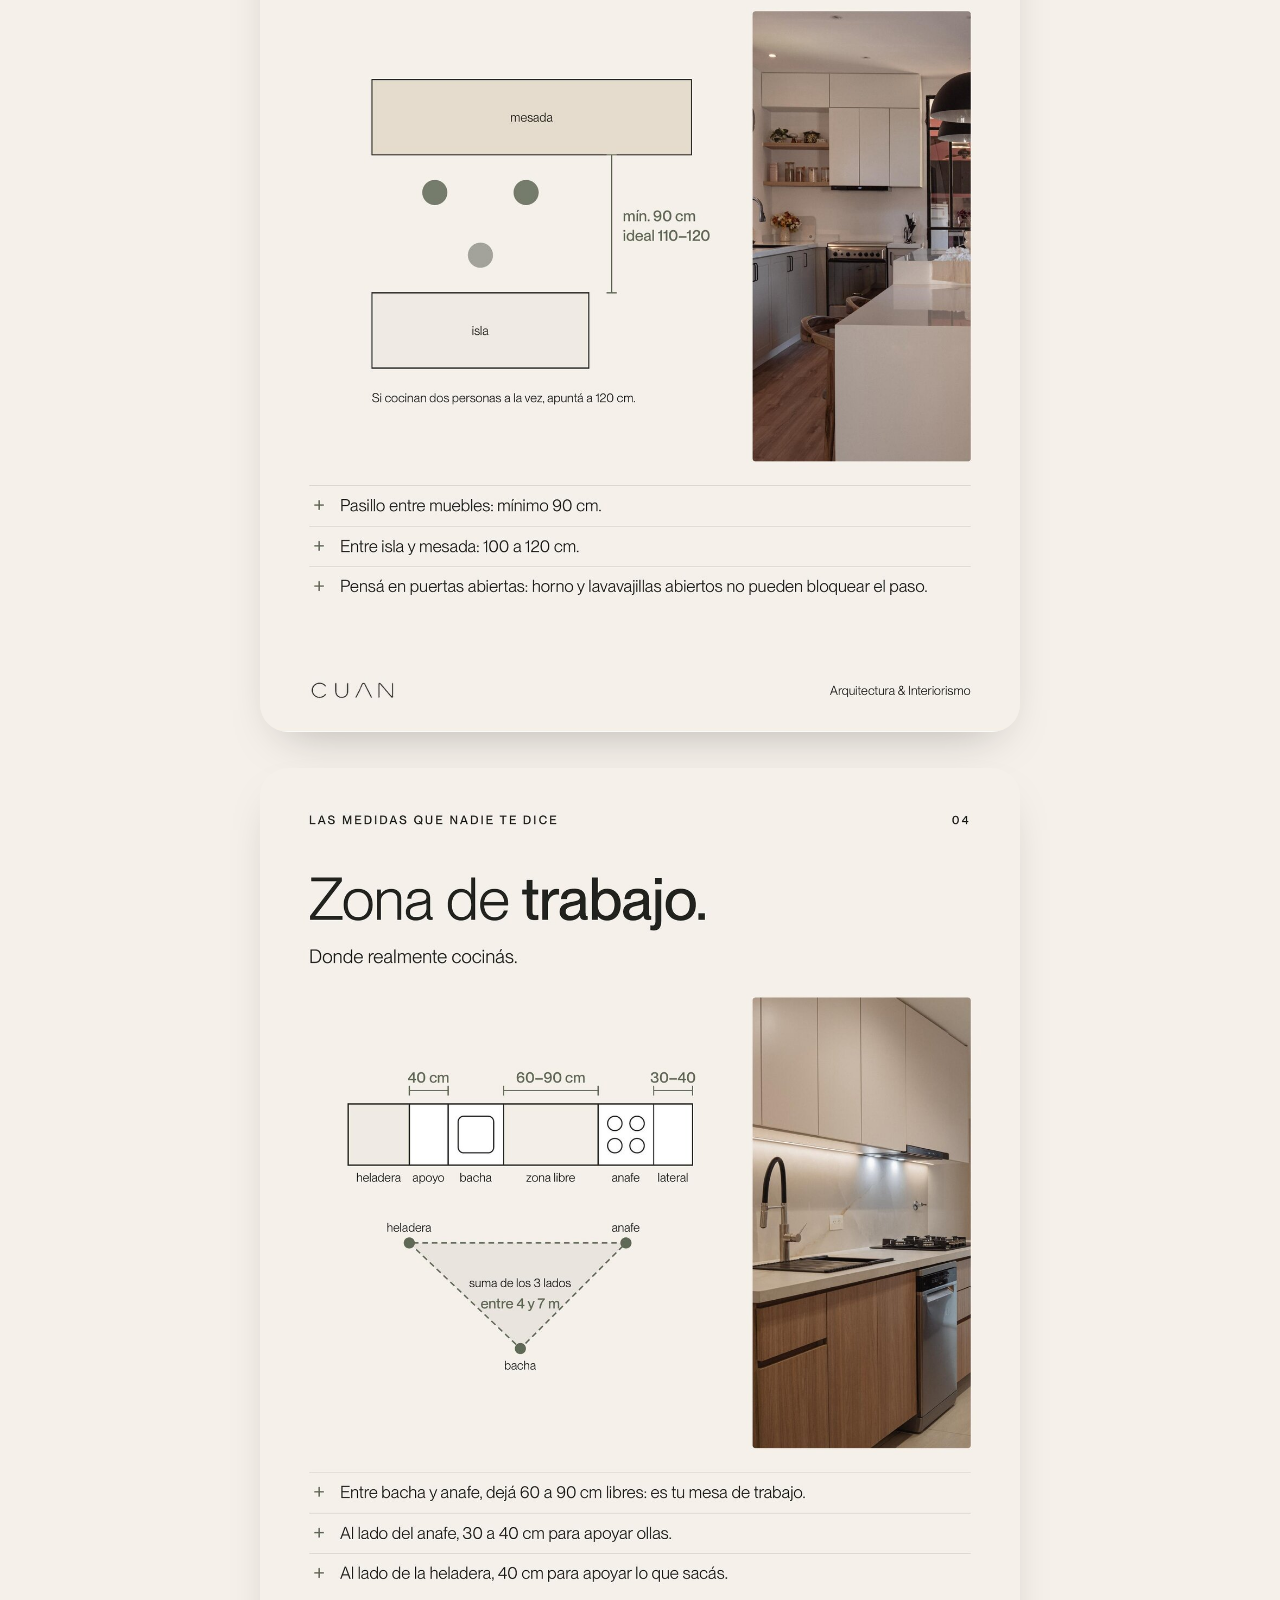
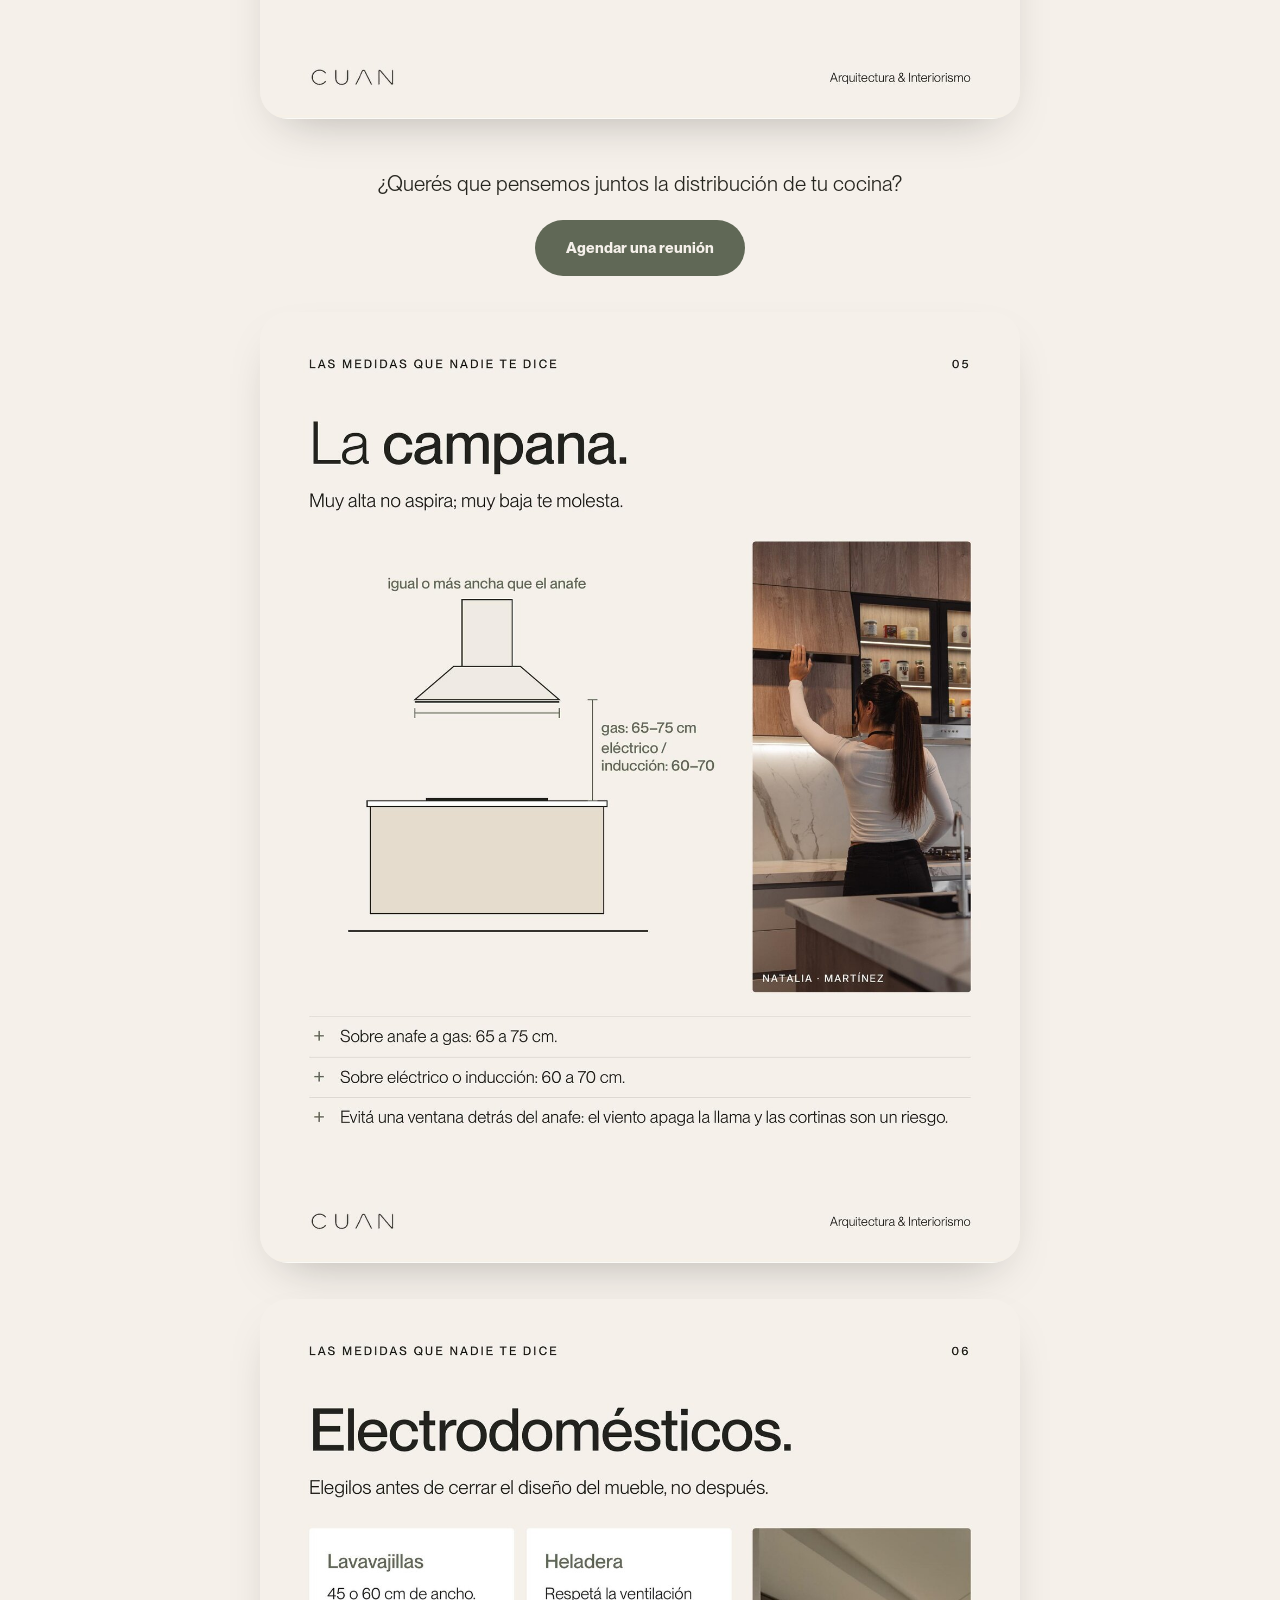
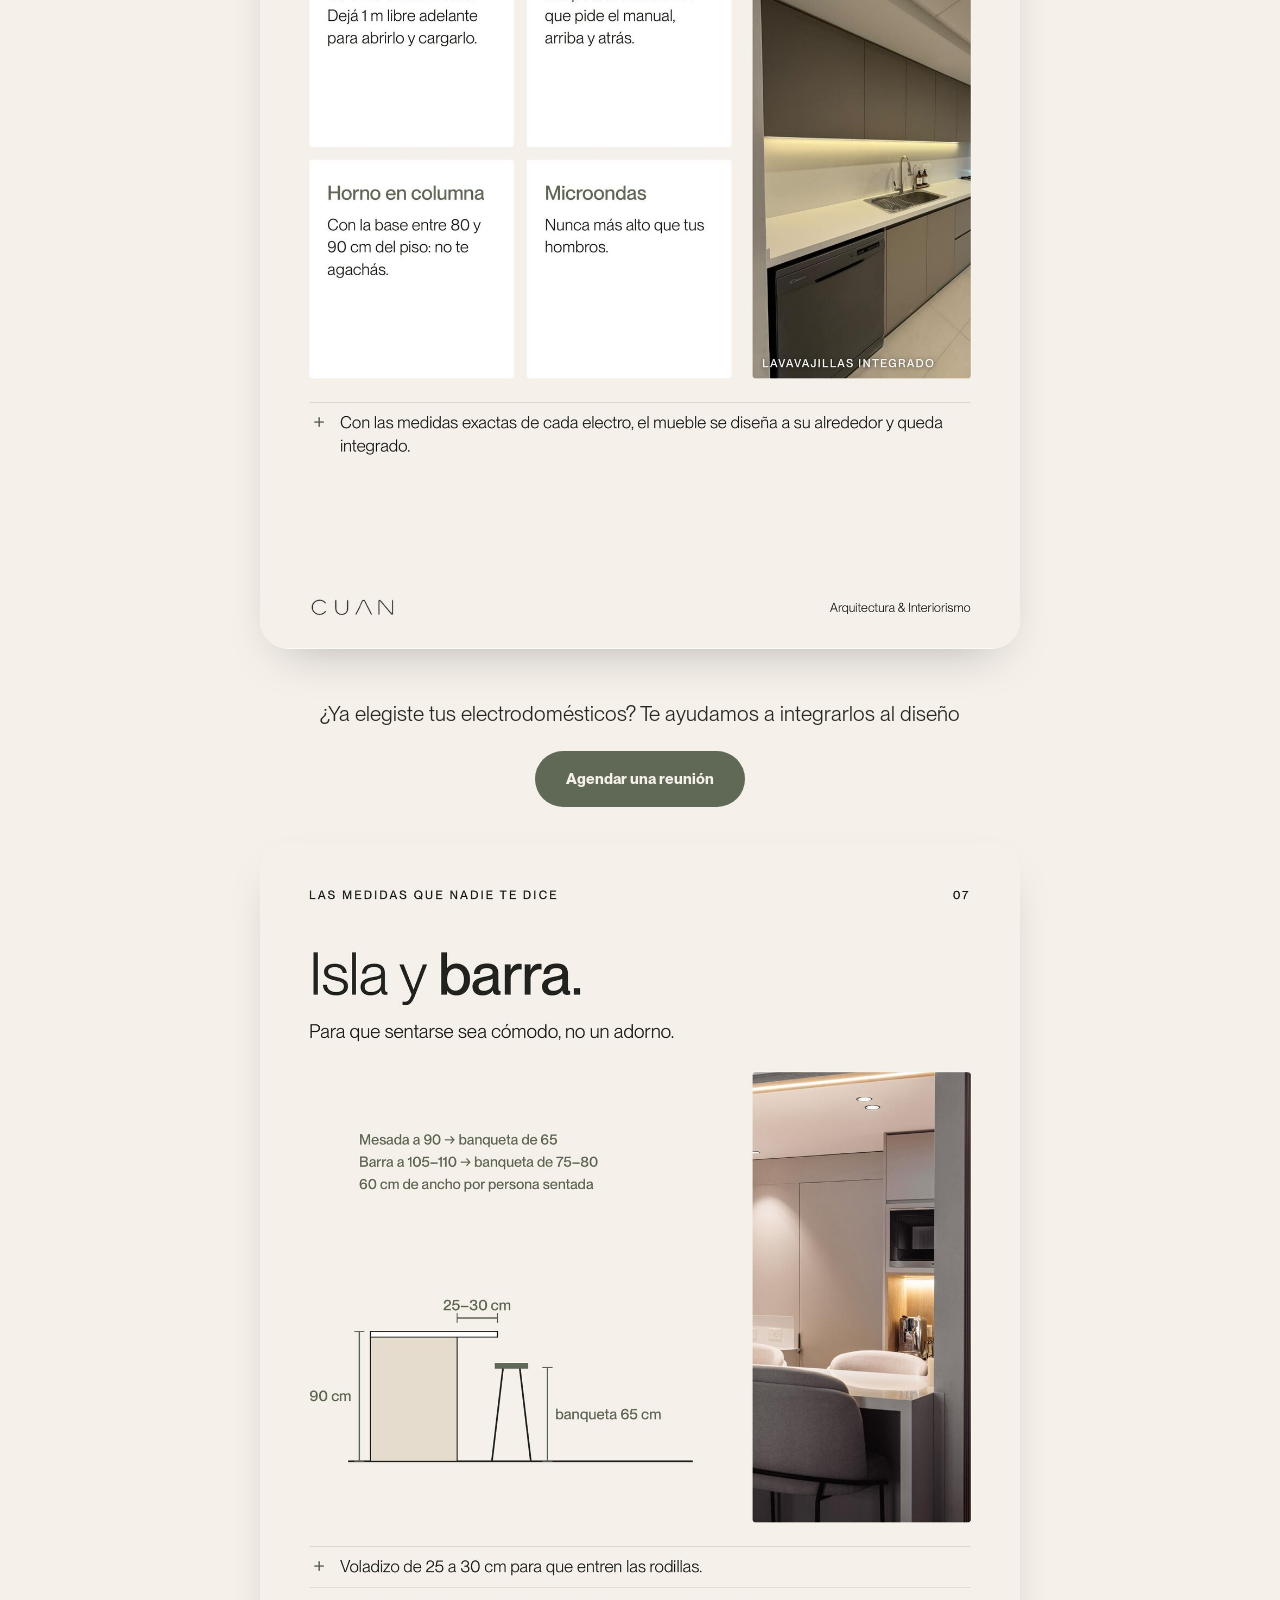
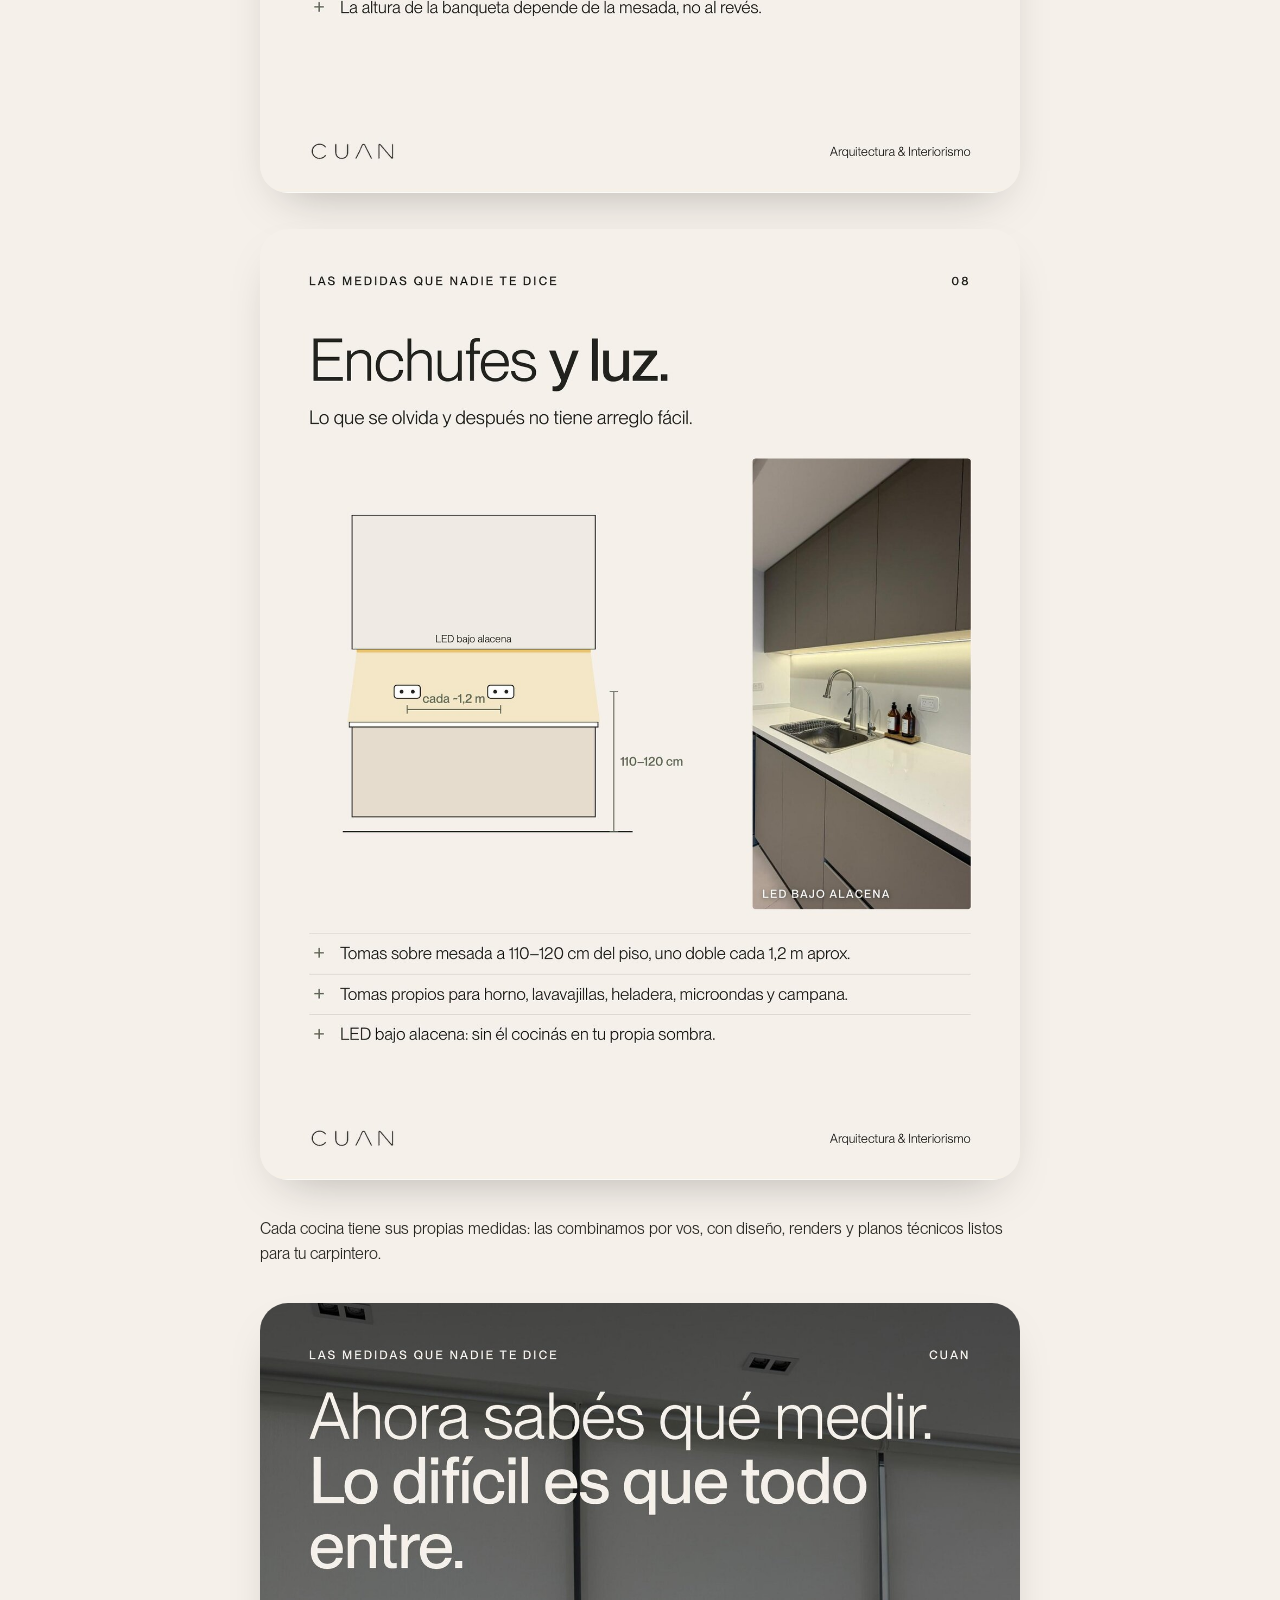
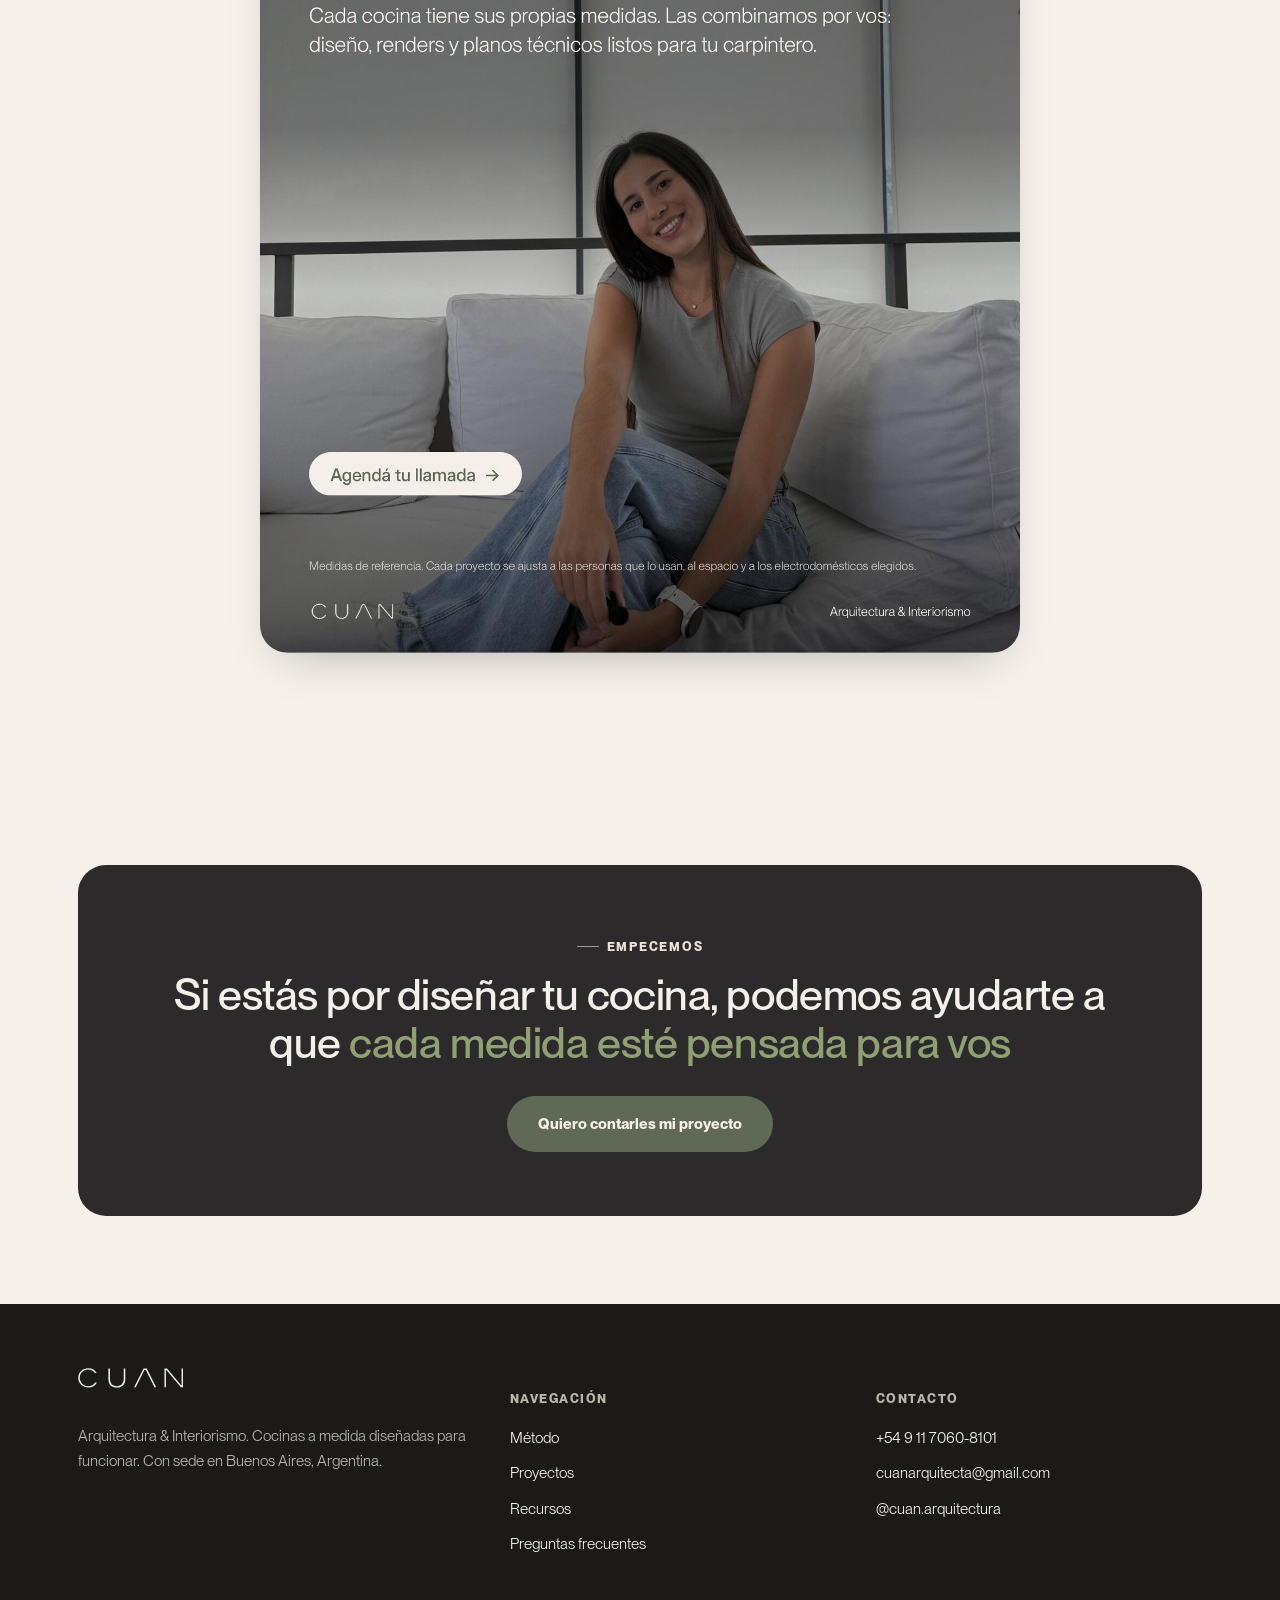
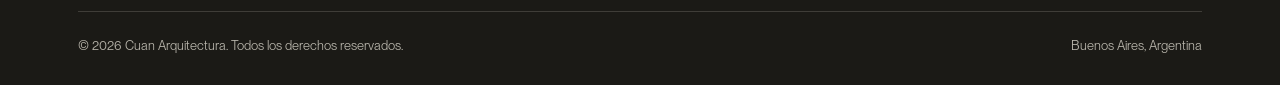
<file: blog-medidas-que-nadie-te-dice.html>
<!DOCTYPE html>
<html lang="es">
<head>
<!-- Google tag (gtag.js) -->
<script async src="https://www.googletagmanager.com/gtag/js?id=G-QLPNHZY2KX"></script>
<script>
  window.dataLayer = window.dataLayer || [];
  function gtag(){dataLayer.push(arguments);}
  gtag('js', new Date());

  gtag('config', 'G-QLPNHZY2KX');
</script>

<!-- Meta Pixel Code -->
<script>
!function(f,b,e,v,n,t,s)
{if(f.fbq)return;n=f.fbq=function(){n.callMethod?
n.callMethod.apply(n,arguments):n.queue.push(arguments)};
if(!f._fbq)f._fbq=n;n.push=n;n.loaded=!0;n.version='2.0';
n.queue=[];t=b.createElement(e);t.async=!0;
t.src=v;s=b.getElementsByTagName(e)[0];
s.parentNode.insertBefore(t,s)}(window, document,'script',
'https://connect.facebook.net/en_US/fbevents.js');
fbq('init', '1313202587627319');
fbq('track', 'PageView');
</script>
<noscript><img height="1" width="1" style="display:none"
src="https://www.facebook.com/tr?id=1313202587627319&ev=PageView&noscript=1"
/></noscript>
<!-- End Meta Pixel Code -->
<meta charset="UTF-8">
<link rel="icon" href="assets/img/favicon.svg" type="image/svg+xml">
<link rel="icon" href="assets/img/favicon-32.png" sizes="32x32" type="image/png">
<link rel="apple-touch-icon" href="assets/img/favicon-180.png">
<meta name="viewport" content="width=device-width, initial-scale=1">
<title>Las medidas que nadie te dice — Cuan Arquitectura</title>
<meta name="description" content="Guía gratuita con las medidas reales de una cocina: alturas, profundidades, circulaciones, zona de trabajo, campana, electrodomésticos, isla y enchufes.">
<link rel="canonical" href="https://cuan-arquitectura.vercel.app/blog-medidas-que-nadie-te-dice.html">
<meta property="og:type" content="article">
<meta property="og:site_name" content="Cuan Arquitectura">
<meta property="og:title" content="Las medidas que nadie te dice — Cuan Arquitectura">
<meta property="og:description" content="Guía gratuita con las medidas reales de una cocina: alturas, profundidades, circulaciones, zona de trabajo, campana, electrodomésticos, isla y enchufes.">
<meta property="og:url" content="https://cuan-arquitectura.vercel.app/blog-medidas-que-nadie-te-dice.html">
<meta property="og:image" content="https://cuan-arquitectura.vercel.app/assets/img/blog-medidas-01.jpg">
<meta property="og:locale" content="es_AR">
<meta name="twitter:card" content="summary_large_image">
<meta name="twitter:title" content="Las medidas que nadie te dice — Cuan Arquitectura">
<meta name="twitter:image" content="https://cuan-arquitectura.vercel.app/assets/img/blog-medidas-01.jpg">
<link rel="preconnect" href="https://fonts.googleapis.com">
<link rel="preconnect" href="https://fonts.gstatic.com" crossorigin>
<link href="https://fonts.googleapis.com/css2?family=Inter:wght@400;500;600;700&amp;display=swap" rel="stylesheet">
<link href="https://assets.calendly.com/assets/external/widget.css" rel="stylesheet">
<link rel="stylesheet" href="css/style.css">
<script>document.documentElement.classList.add('reveal-ready')</script>
</head>
<body>

<a class="skip-link" href="#main">Saltar al contenido</a>

<div class="scroll-progress" aria-hidden="true"><span class="scroll-progress-fill"></span></div>

<header class="site-header on-dark">
  <div class="container">
    <a href="index.html" class="logo" aria-label="Cuan Arquitectura"><svg class="logo-mark" viewBox="186 372 353 67" fill="none" aria-hidden="true" focusable="false"><path fill="currentColor" d="M 344.445312 373.53125 L 339.257812 373.53125 L 339.257812 408.375 C 339.257812 423.984375 330.847656 432.945312 316.171875 432.945312 C 301.496094 432.945312 293.085938 423.996094 293.085938 408.375 L 293.085938 373.53125 L 287.898438 373.53125 L 287.898438 408.550781 C 287.898438 426.988281 298.207031 437.5625 316.171875 437.5625 C 334.136719 437.5625 344.457031 426.988281 344.457031 408.550781 Z M 344.445312 373.53125 "/><path fill="currentColor" d="M 530.675781 436.46875 L 537.992188 436.46875 L 537.992188 373.53125 L 533.078125 373.53125 L 533.078125 413.539062 L 533.382812 428.960938 L 530.78125 428.960938 L 484.324219 373.53125 L 475.710938 373.53125 L 475.710938 436.457031 L 480.621094 436.457031 L 480.621094 394.878906 L 480.316406 379.457031 L 482.921875 379.457031 Z M 530.675781 436.46875 "/><path fill="currentColor" d="M 442.050781 436.46875 L 447.785156 436.46875 L 416.359375 373.542969 L 405.796875 373.542969 L 374.121094 436.46875 L 379.582031 436.46875 L 401.234375 393.078125 L 408.296875 378.351562 L 413.621094 378.351562 L 420.691406 393.097656 L 430.855469 413.632812 L 430.835938 413.632812 Z M 442.050781 436.46875 "/><path fill="currentColor" d="M 243.558594 420.464844 C 238.878906 428.285156 230.488281 432.945312 220.441406 432.945312 C 204.175781 432.945312 191.90625 420.949219 191.90625 405.050781 C 191.90625 389.101562 204.132812 377.0625 220.347656 377.0625 C 229.910156 377.0625 237.910156 381.207031 242.75 388.398438 L 248.664062 388.398438 C 243.285156 378.425781 232.988281 372.4375 220.527344 372.4375 C 201.246094 372.4375 186.707031 386.414062 186.707031 404.957031 C 186.707031 423.246094 201.5625 437.574219 220.527344 437.574219 C 233.492188 437.574219 244.035156 431.144531 249.296875 420.464844 Z M 243.558594 420.464844 "/></svg></a>
    <nav class="nav-links">
      <a href="index.html#metodo">Método</a>
      <a href="proyectos.html">Proyectos</a>
      <a href="recursos.html" class="is-active">Recursos</a>
      <a href="index.html#nosotros">Sobre nosotros</a>
      <a href="index.html#testimonios">Testimonios</a>
      <a href="index.html#preguntas">Preguntas</a>
    </nav>
    <a href="https://calendly.com/cuan-arquitectura/charla-inicial-ideas-para-transformar-tu-espacio" target="_blank" rel="noopener" data-calendly-popup class="btn btn-primary header-cta">Agendar reunión</a>
    <button class="nav-toggle" aria-label="Abrir menú">
      <svg width="18" height="12" viewBox="0 0 18 12" fill="none"><path d="M0 1H18M0 6H18M0 11H18" stroke="currentColor" stroke-width="1.4"/></svg>
    </button>
  </div>
</header>

<div class="mobile-menu">
  <div class="mobile-menu-top">
    <span class="logo" role="img" aria-label="Cuan Arquitectura"><svg class="logo-mark" viewBox="186 372 353 67" fill="none" aria-hidden="true" focusable="false"><path fill="currentColor" d="M 344.445312 373.53125 L 339.257812 373.53125 L 339.257812 408.375 C 339.257812 423.984375 330.847656 432.945312 316.171875 432.945312 C 301.496094 432.945312 293.085938 423.996094 293.085938 408.375 L 293.085938 373.53125 L 287.898438 373.53125 L 287.898438 408.550781 C 287.898438 426.988281 298.207031 437.5625 316.171875 437.5625 C 334.136719 437.5625 344.457031 426.988281 344.457031 408.550781 Z M 344.445312 373.53125 "/><path fill="currentColor" d="M 530.675781 436.46875 L 537.992188 436.46875 L 537.992188 373.53125 L 533.078125 373.53125 L 533.078125 413.539062 L 533.382812 428.960938 L 530.78125 428.960938 L 484.324219 373.53125 L 475.710938 373.53125 L 475.710938 436.457031 L 480.621094 436.457031 L 480.621094 394.878906 L 480.316406 379.457031 L 482.921875 379.457031 Z M 530.675781 436.46875 "/><path fill="currentColor" d="M 442.050781 436.46875 L 447.785156 436.46875 L 416.359375 373.542969 L 405.796875 373.542969 L 374.121094 436.46875 L 379.582031 436.46875 L 401.234375 393.078125 L 408.296875 378.351562 L 413.621094 378.351562 L 420.691406 393.097656 L 430.855469 413.632812 L 430.835938 413.632812 Z M 442.050781 436.46875 "/><path fill="currentColor" d="M 243.558594 420.464844 C 238.878906 428.285156 230.488281 432.945312 220.441406 432.945312 C 204.175781 432.945312 191.90625 420.949219 191.90625 405.050781 C 191.90625 389.101562 204.132812 377.0625 220.347656 377.0625 C 229.910156 377.0625 237.910156 381.207031 242.75 388.398438 L 248.664062 388.398438 C 243.285156 378.425781 232.988281 372.4375 220.527344 372.4375 C 201.246094 372.4375 186.707031 386.414062 186.707031 404.957031 C 186.707031 423.246094 201.5625 437.574219 220.527344 437.574219 C 233.492188 437.574219 244.035156 431.144531 249.296875 420.464844 Z M 243.558594 420.464844 "/></svg></span>
    <button class="nav-toggle mobile-menu-close" aria-label="Cerrar menú">
      <svg width="18" height="18" viewBox="0 0 18 18" fill="none"><path d="M1 1L17 17M17 1L1 17" stroke="currentColor" stroke-width="1.4"/></svg>
    </button>
  </div>
  <nav>
    <a href="index.html#metodo">Método</a>
    <a href="proyectos.html">Proyectos</a>
    <a href="recursos.html" class="is-active">Recursos</a>
    <a href="index.html#nosotros">Sobre nosotros</a>
    <a href="index.html#testimonios">Testimonios</a>
    <a href="index.html#preguntas">Preguntas</a>
  </nav>
  <div class="mobile-menu-foot">
    <a href="https://calendly.com/cuan-arquitectura/charla-inicial-ideas-para-transformar-tu-espacio" target="_blank" rel="noopener" data-calendly-popup class="btn btn-primary">Agendar reunión</a>
  </div>
</div>

<main id="main">

  <section class="hero" style="padding-bottom:56px;">
    <div class="container">
      <div class="blog-article">
        <a href="recursos.html" class="blog-back">&larr; Volver a Recursos</a>
        <span class="eyebrow">Guía gratuita · CUAN</span>
        <h1 class="h-xl" style="margin-top:18px;">Las medidas que <span class="accent-text">nadie te dice</span></h1>
        <p class="lede" style="margin-top:20px;">Los problemas de una cocina no se ven en una foto: se sienten cuando cocinás. Estas son las medidas que revisamos en cada proyecto, en un solo lugar.</p>
        <div class="hero-actions" style="margin-top:28px;">
          <a href="https://calendly.com/cuan-arquitectura/charla-inicial-ideas-para-transformar-tu-espacio" target="_blank" rel="noopener" data-calendly-popup class="btn btn-primary">Agendar una reunión</a>
          <a href="assets/docs/guia-medidas-cuan.pdf" target="_blank" rel="noopener" class="btn btn-outline">Descargar guía en PDF</a>
        </div>
      </div>
    </div>
  </section>

  <section class="section-pad bg-beige">
    <div class="container">
      <div class="blog-article">

        <img src="assets/img/blog-medidas-hero.jpg" alt="Isla de cocina con mesada blanca y sillas tapizadas alrededor, parte de la guía de medidas de Cuan Arquitectura" loading="lazy">

        <p>Una cocina linda puede ser incómoda. Los problemas no se ven en una foto: se sienten cuando cocinás, todos los días. Estas son las medidas que revisamos en cada proyecto para que eso no te pase.</p>

        <img src="assets/img/blog-medidas-02.jpg" alt="Índice: las ocho medidas que revisamos en cada cocina — alturas, profundidades, circulaciones, zona de trabajo, campana, electrodomésticos, isla y barra, enchufes y luz" loading="lazy">

        <div class="mid-cta" data-reveal>
          <p>¿Querés que revisemos las medidas de tu cocina?</p>
          <a href="https://calendly.com/cuan-arquitectura/charla-inicial-ideas-para-transformar-tu-espacio" target="_blank" rel="noopener" data-calendly-popup class="btn btn-primary">Agendar una reunión</a>
        </div>

        <img src="assets/img/blog-medidas-03.jpg" alt="01 Alturas: medidas estándar entre mesada, alacena y bajo mesada" loading="lazy">

        <img src="assets/img/blog-medidas-04.jpg" alt="02 Profundidades: medidas de bajo mesada, alacena y heladera para que nada sobresalga" loading="lazy">

        <div class="mid-cta" data-reveal>
          <p>¿Tenés dudas sobre las medidas de tus muebles actuales?</p>
          <a href="https://calendly.com/cuan-arquitectura/charla-inicial-ideas-para-transformar-tu-espacio" target="_blank" rel="noopener" data-calendly-popup class="btn btn-primary">Agendar una reunión</a>
        </div>

        <img src="assets/img/blog-medidas-05.jpg" alt="03 Circulaciones: distancias mínimas e ideales entre isla y mesada para moverte cómoda/o" loading="lazy">

        <img src="assets/img/blog-medidas-06.jpg" alt="04 Zona de trabajo: distancias entre heladera, bacha y anafe, y el triángulo de trabajo" loading="lazy">

        <div class="mid-cta" data-reveal>
          <p>¿Querés que pensemos juntos la distribución de tu cocina?</p>
          <a href="https://calendly.com/cuan-arquitectura/charla-inicial-ideas-para-transformar-tu-espacio" target="_blank" rel="noopener" data-calendly-popup class="btn btn-primary">Agendar una reunión</a>
        </div>

        <img src="assets/img/blog-medidas-07.jpg" alt="05 La campana: altura sobre el anafe según sea a gas, eléctrico o inducción" loading="lazy">

        <img src="assets/img/blog-medidas-08.jpg" alt="06 Electrodomésticos: medidas de lavavajillas, heladera, horno en columna y microondas" loading="lazy">

        <div class="mid-cta" data-reveal>
          <p>¿Ya elegiste tus electrodomésticos? Te ayudamos a integrarlos al diseño</p>
          <a href="https://calendly.com/cuan-arquitectura/charla-inicial-ideas-para-transformar-tu-espacio" target="_blank" rel="noopener" data-calendly-popup class="btn btn-primary">Agendar una reunión</a>
        </div>

        <img src="assets/img/blog-medidas-09.jpg" alt="07 Isla y barra: altura de las banquetas según la altura de la mesada o la barra" loading="lazy">

        <img src="assets/img/blog-medidas-10.jpg" alt="08 Enchufes y luz: altura y distribución de tomas sobre la mesada, y LED bajo alacena" loading="lazy">

        <p>Cada cocina tiene sus propias medidas: las combinamos por vos, con diseño, renders y planos técnicos listos para tu carpintero.</p>

        <img src="assets/img/blog-medidas-11.jpg" alt="Cierre: ahora sabés qué medir, lo difícil es que todo entre — equipo de Cuan Arquitectura" loading="lazy">

      </div>
    </div>
  </section>

  <!-- ================= CTA FINAL ================= -->
  <section class="section-pad">
    <div class="container">
      <div class="cta-band bg-dark" data-reveal>
        <span class="eyebrow" style="justify-content:center;">Empecemos</span>
        <h2 class="h-lg" style="margin-top:14px; max-width: 26em; margin-left:auto; margin-right:auto;">Si estás por diseñar tu cocina, podemos ayudarte a que <span class="accent-text">cada medida esté pensada para vos</span></h2>
        <a href="https://calendly.com/cuan-arquitectura/charla-inicial-ideas-para-transformar-tu-espacio" target="_blank" rel="noopener" data-calendly-popup class="btn btn-primary">Quiero contarles mi proyecto</a>
      </div>
    </div>
  </section>

</main>

<footer class="site-footer">
  <div class="container">
    <div class="footer-top">
      <div>
        <span class="logo" role="img" aria-label="Cuan Arquitectura"><svg class="logo-mark" viewBox="186 372 353 67" fill="none" aria-hidden="true" focusable="false"><path fill="currentColor" d="M 344.445312 373.53125 L 339.257812 373.53125 L 339.257812 408.375 C 339.257812 423.984375 330.847656 432.945312 316.171875 432.945312 C 301.496094 432.945312 293.085938 423.996094 293.085938 408.375 L 293.085938 373.53125 L 287.898438 373.53125 L 287.898438 408.550781 C 287.898438 426.988281 298.207031 437.5625 316.171875 437.5625 C 334.136719 437.5625 344.457031 426.988281 344.457031 408.550781 Z M 344.445312 373.53125 "/><path fill="currentColor" d="M 530.675781 436.46875 L 537.992188 436.46875 L 537.992188 373.53125 L 533.078125 373.53125 L 533.078125 413.539062 L 533.382812 428.960938 L 530.78125 428.960938 L 484.324219 373.53125 L 475.710938 373.53125 L 475.710938 436.457031 L 480.621094 436.457031 L 480.621094 394.878906 L 480.316406 379.457031 L 482.921875 379.457031 Z M 530.675781 436.46875 "/><path fill="currentColor" d="M 442.050781 436.46875 L 447.785156 436.46875 L 416.359375 373.542969 L 405.796875 373.542969 L 374.121094 436.46875 L 379.582031 436.46875 L 401.234375 393.078125 L 408.296875 378.351562 L 413.621094 378.351562 L 420.691406 393.097656 L 430.855469 413.632812 L 430.835938 413.632812 Z M 442.050781 436.46875 "/><path fill="currentColor" d="M 243.558594 420.464844 C 238.878906 428.285156 230.488281 432.945312 220.441406 432.945312 C 204.175781 432.945312 191.90625 420.949219 191.90625 405.050781 C 191.90625 389.101562 204.132812 377.0625 220.347656 377.0625 C 229.910156 377.0625 237.910156 381.207031 242.75 388.398438 L 248.664062 388.398438 C 243.285156 378.425781 232.988281 372.4375 220.527344 372.4375 C 201.246094 372.4375 186.707031 386.414062 186.707031 404.957031 C 186.707031 423.246094 201.5625 437.574219 220.527344 437.574219 C 233.492188 437.574219 244.035156 431.144531 249.296875 420.464844 Z M 243.558594 420.464844 "/></svg></span>
        <p>Arquitectura &amp; Interiorismo. Cocinas a medida diseñadas para funcionar. Con sede en Buenos Aires, Argentina.</p>
      </div>
      <div class="footer-col">
        <h5>Navegación</h5>
        <ul>
          <li><a href="index.html#metodo">Método</a></li>
          <li><a href="proyectos.html">Proyectos</a></li>
          <li><a href="recursos.html">Recursos</a></li>
          <li><a href="index.html#preguntas">Preguntas frecuentes</a></li>
        </ul>
      </div>
      <div class="footer-col">
        <h5>Contacto</h5>
        <ul>
          <li><a href="tel:+5491170608101">+54 9 11 7060-8101</a></li>
          <li><a href="mailto:cuanarquitecta@gmail.com">cuanarquitecta@gmail.com</a></li>
          <li><a href="https://instagram.com/cuan.arquitectura" target="_blank" rel="noopener">@cuan.arquitectura</a></li>
        </ul>
      </div>
    </div>
    <div class="footer-bottom">
      <span>© <span id="year"></span> Cuan Arquitectura. Todos los derechos reservados.</span>
      <span>Buenos Aires, Argentina</span>
    </div>
  </div>
</footer>

<script src="https://assets.calendly.com/assets/external/widget.js" async></script>
<script src="js/main.js"></script>
</body>
</html>
</file>
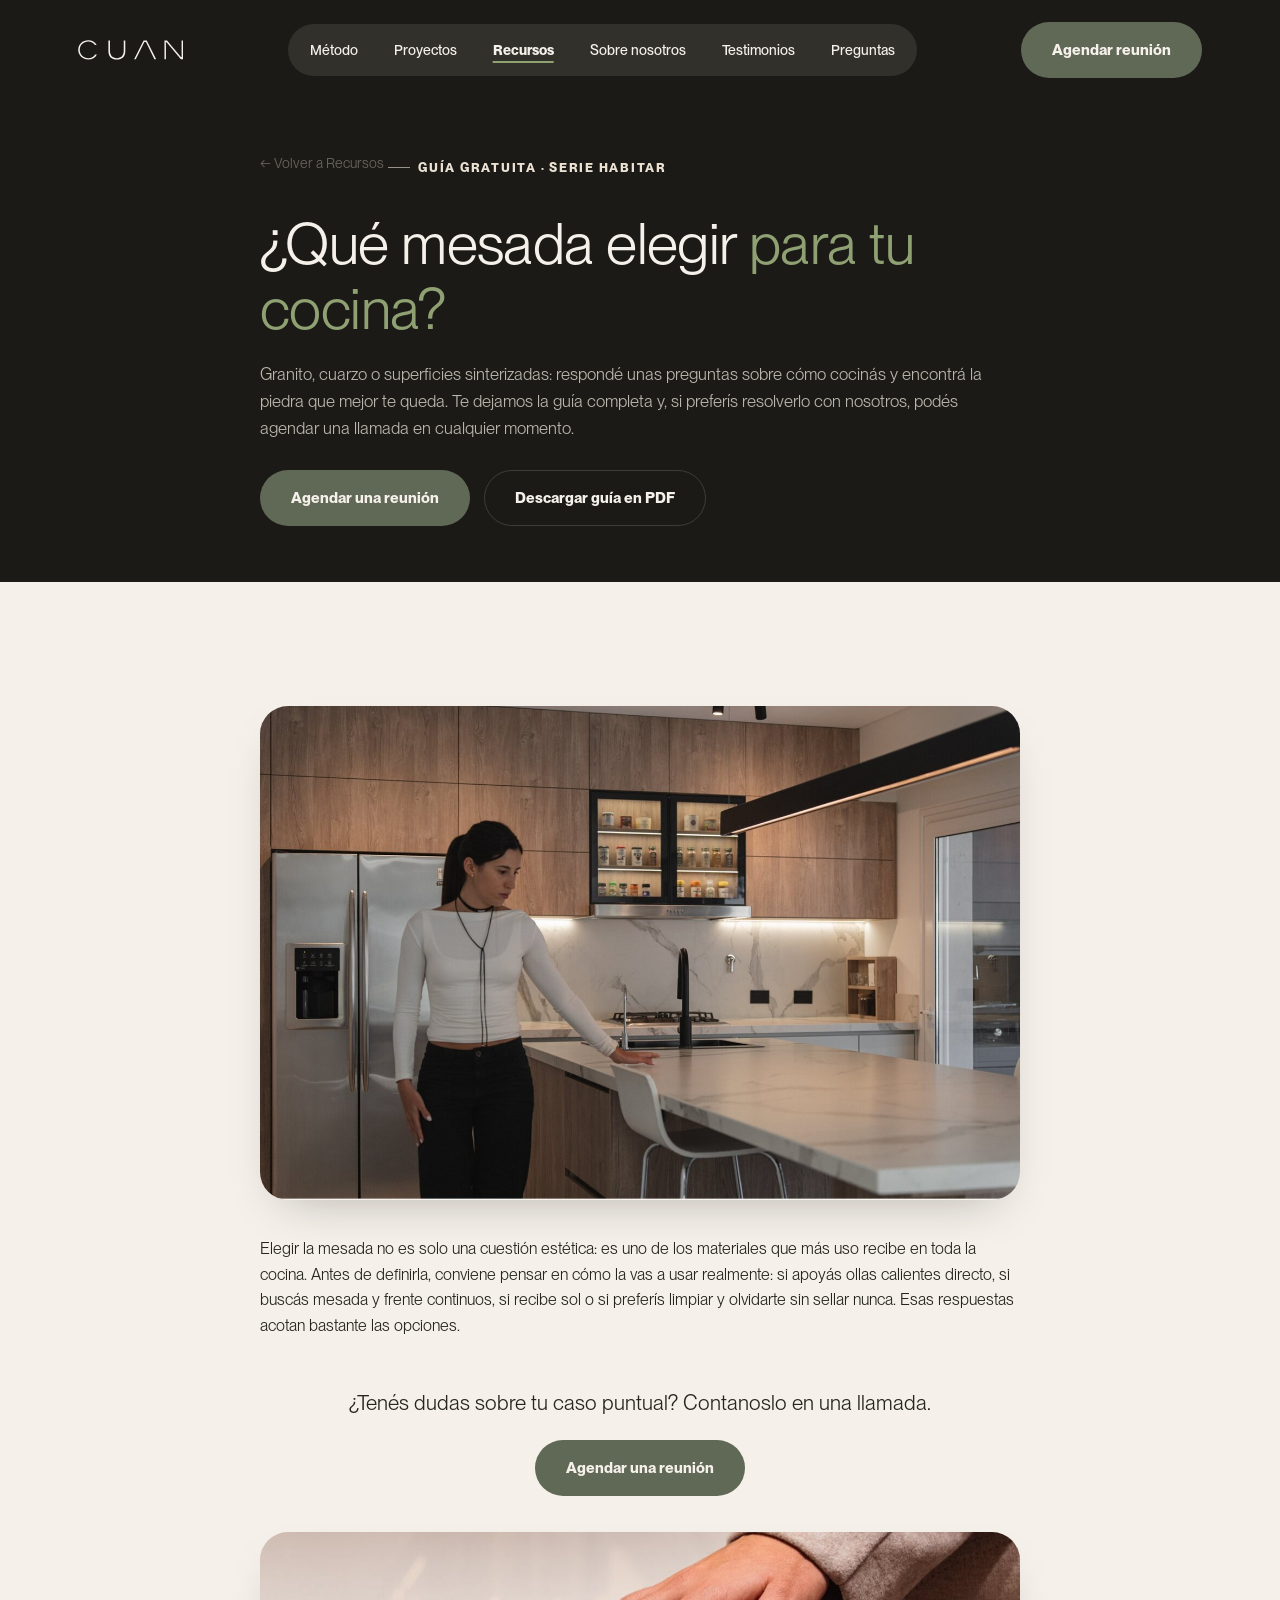
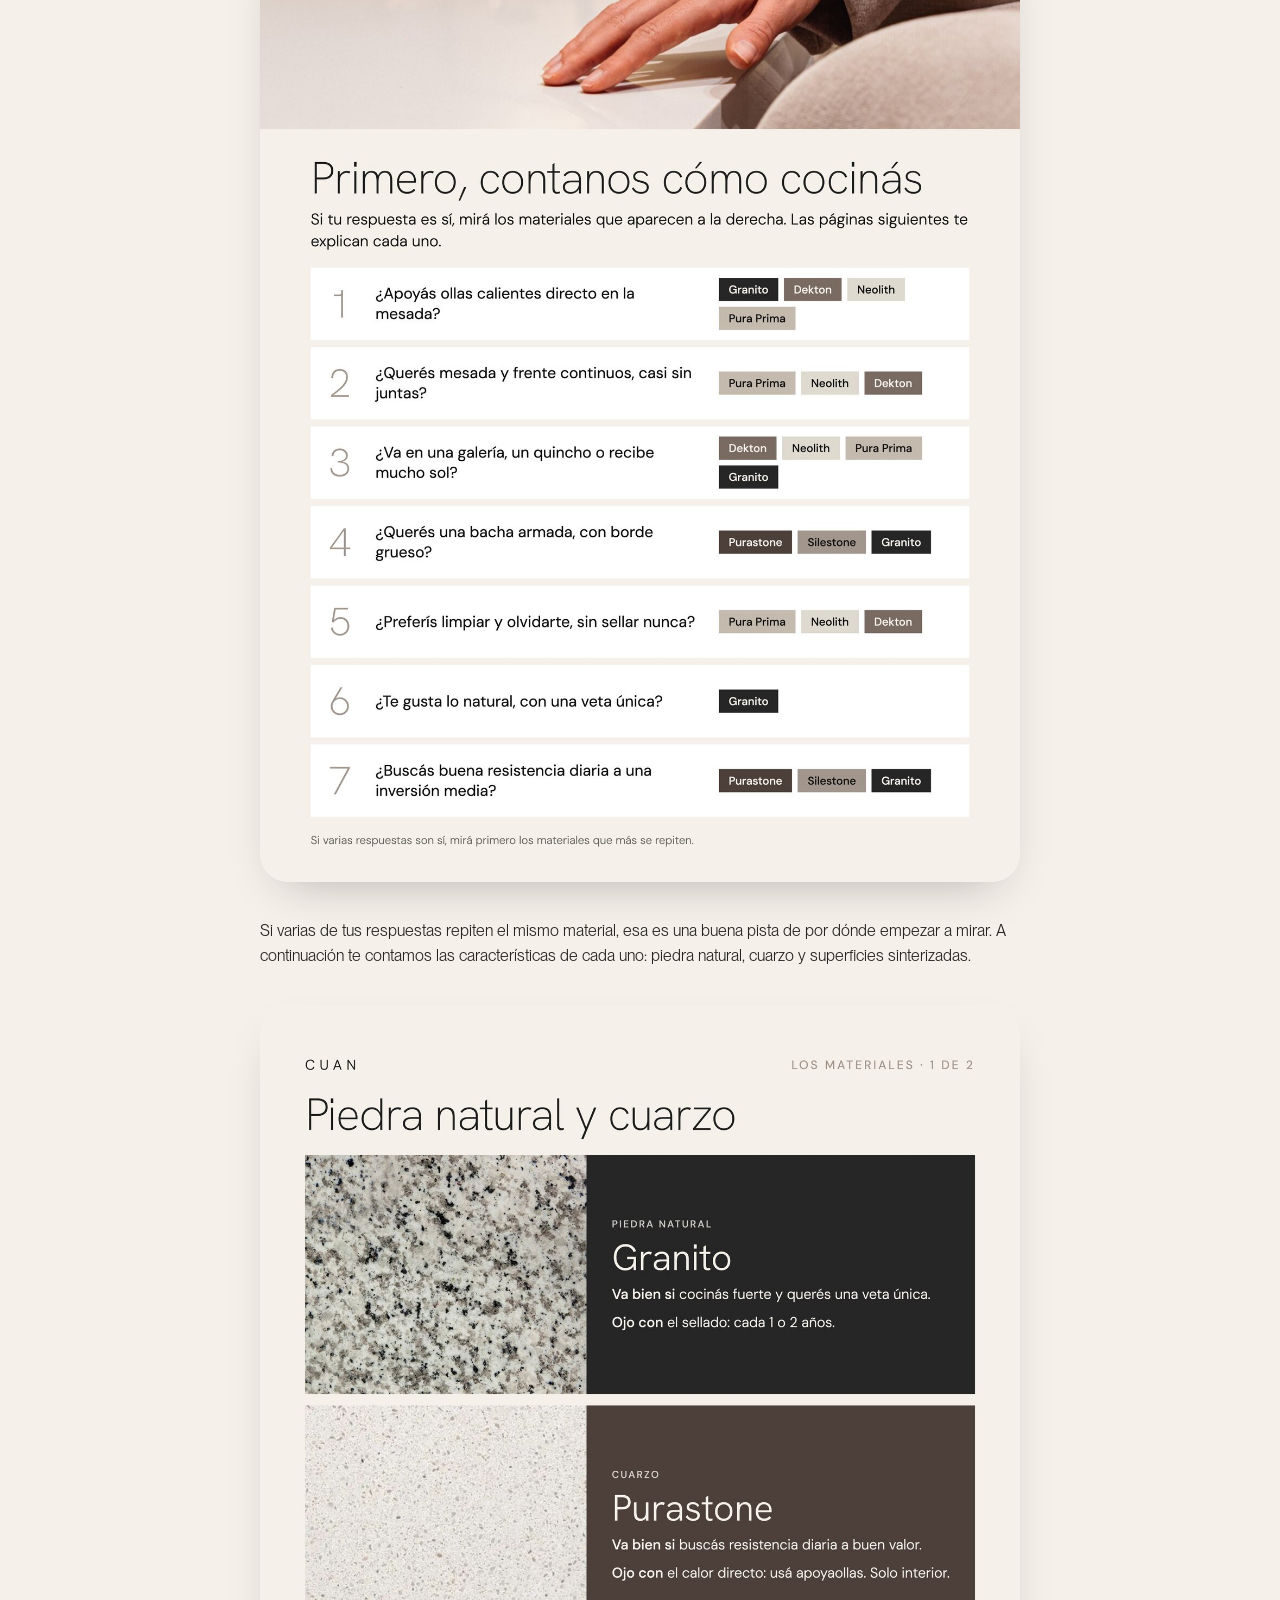
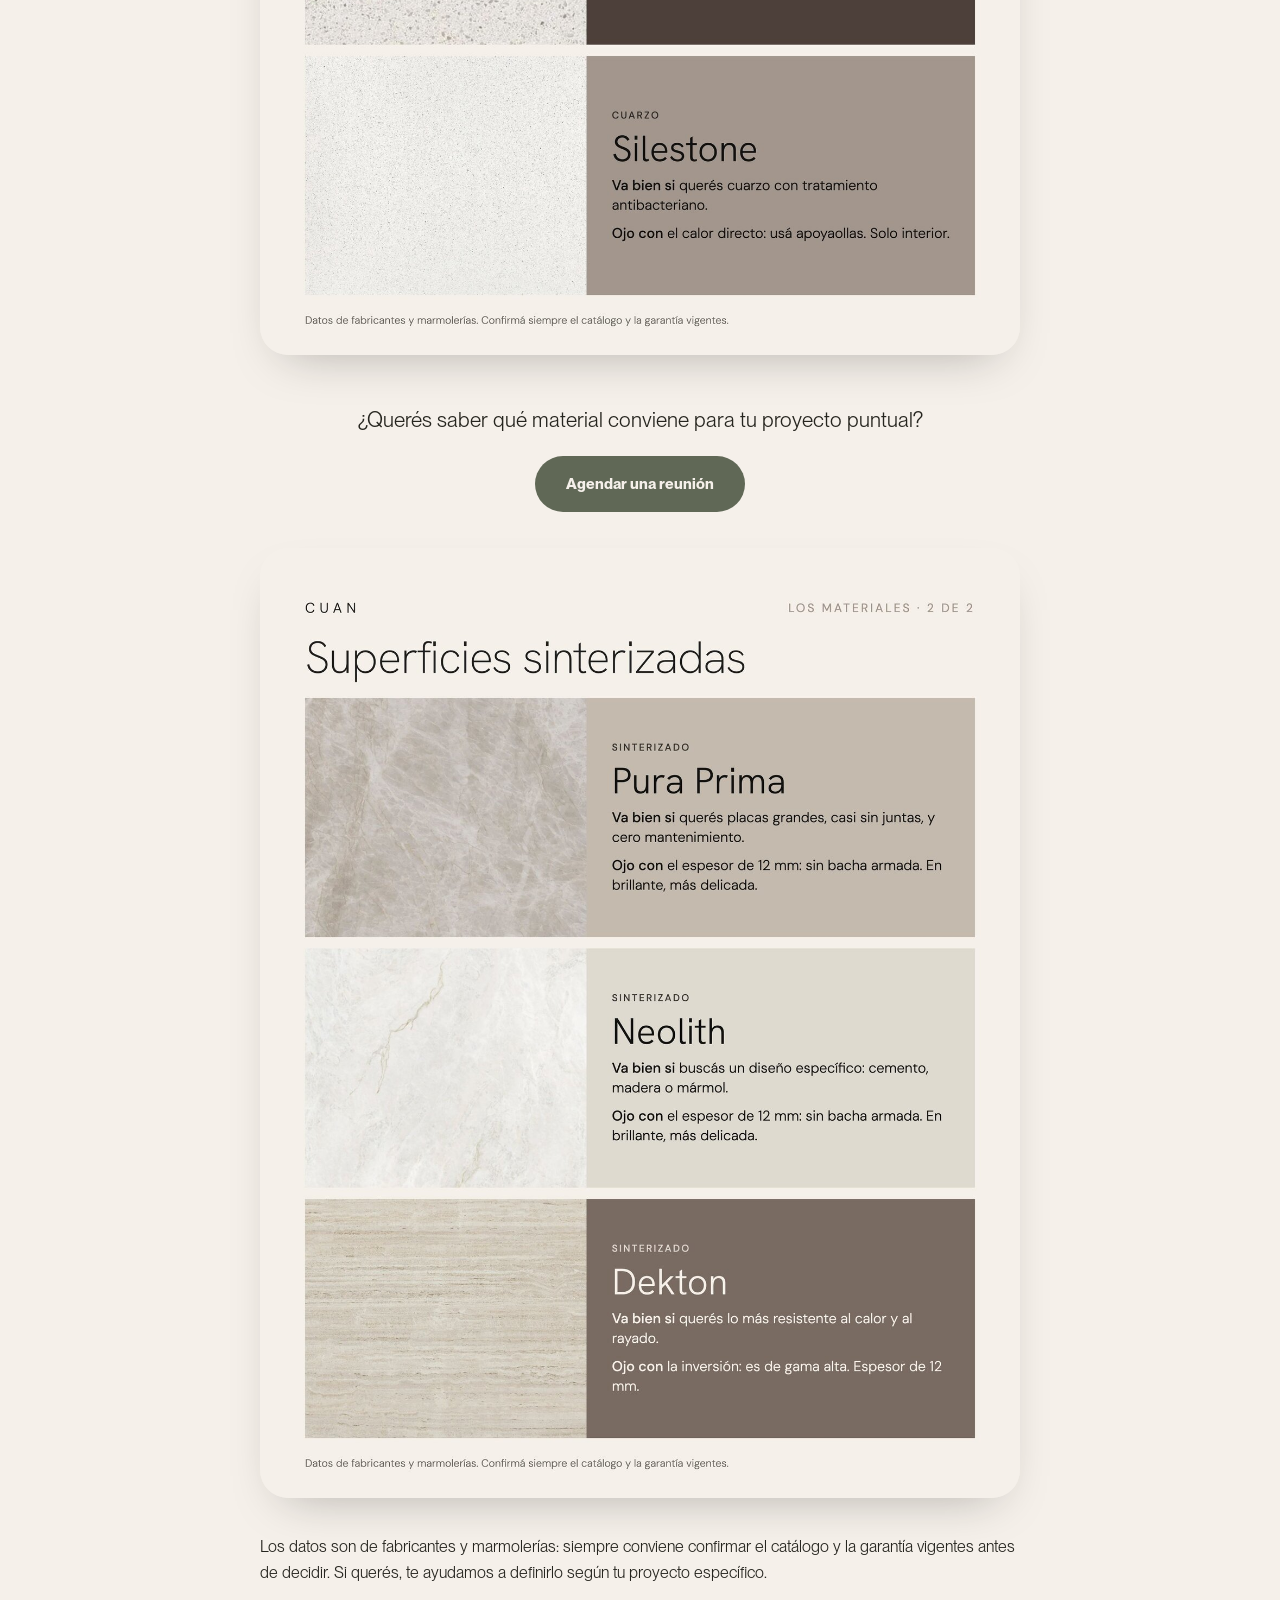
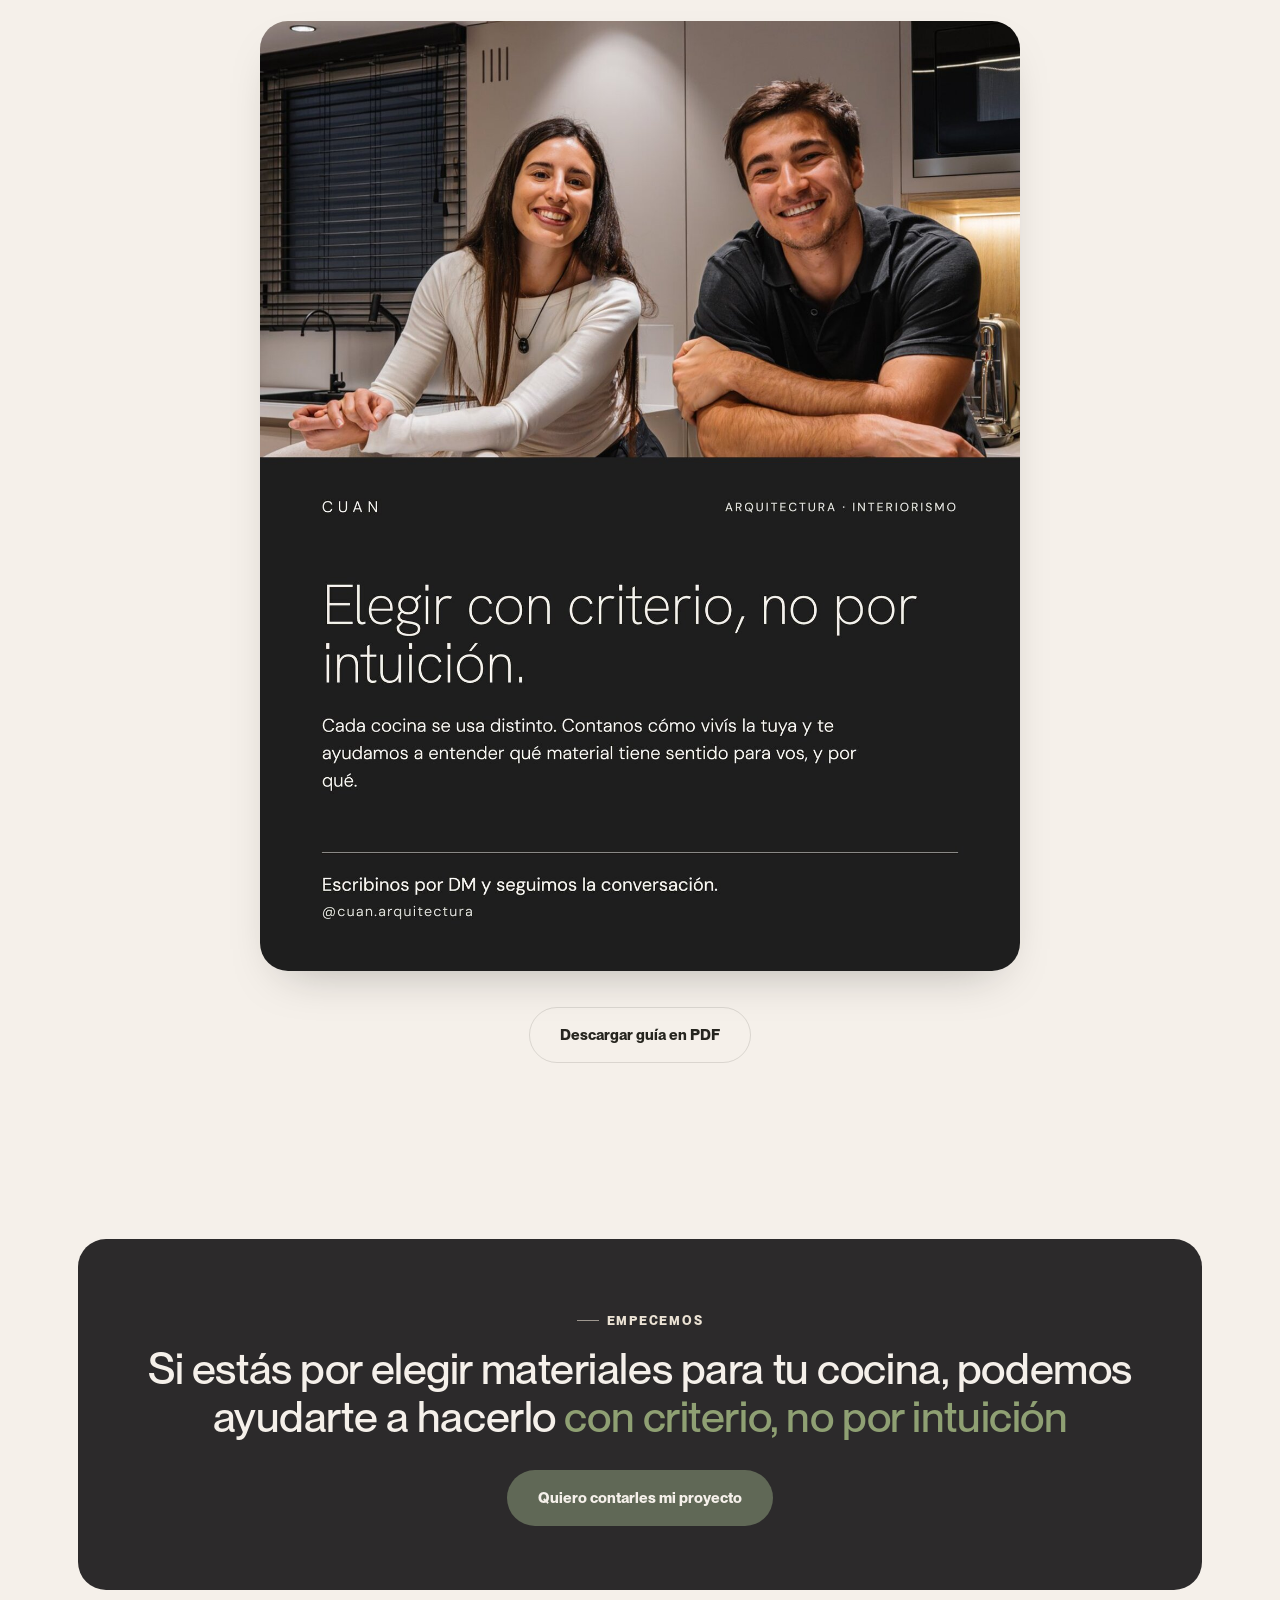
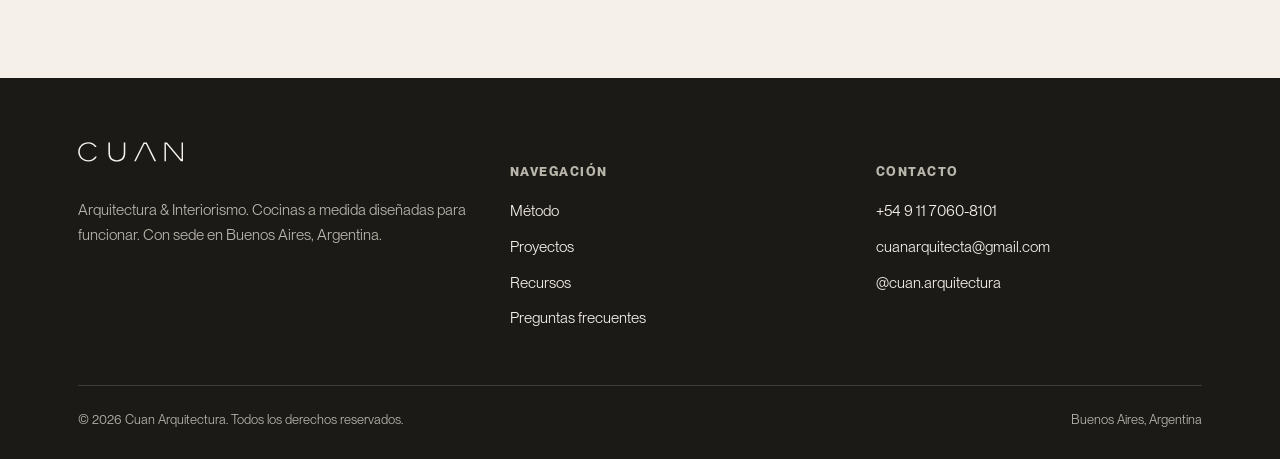
<file: blog-que-mesada-elegir.html>
<!DOCTYPE html>
<html lang="es">
<head>
<!-- Google tag (gtag.js) -->
<script async src="https://www.googletagmanager.com/gtag/js?id=G-QLPNHZY2KX"></script>
<script>
  window.dataLayer = window.dataLayer || [];
  function gtag(){dataLayer.push(arguments);}
  gtag('js', new Date());

  gtag('config', 'G-QLPNHZY2KX');
</script>

<!-- Meta Pixel Code -->
<script>
!function(f,b,e,v,n,t,s)
{if(f.fbq)return;n=f.fbq=function(){n.callMethod?
n.callMethod.apply(n,arguments):n.queue.push(arguments)};
if(!f._fbq)f._fbq=n;n.push=n;n.loaded=!0;n.version='2.0';
n.queue=[];t=b.createElement(e);t.async=!0;
t.src=v;s=b.getElementsByTagName(e)[0];
s.parentNode.insertBefore(t,s)}(window, document,'script',
'https://connect.facebook.net/en_US/fbevents.js');
fbq('init', '1313202587627319');
fbq('track', 'PageView');
</script>
<noscript><img height="1" width="1" style="display:none"
src="https://www.facebook.com/tr?id=1313202587627319&ev=PageView&noscript=1"
/></noscript>
<!-- End Meta Pixel Code -->
<meta charset="UTF-8">
<link rel="icon" href="assets/img/favicon.svg" type="image/svg+xml">
<link rel="icon" href="assets/img/favicon-32.png" sizes="32x32" type="image/png">
<link rel="apple-touch-icon" href="assets/img/favicon-180.png">
<meta name="viewport" content="width=device-width, initial-scale=1">
<title>¿Qué mesada elegir para tu cocina? — Cuan Arquitectura</title>
<meta name="description" content="Guía gratuita para elegir el material de la mesada de tu cocina: granito, cuarzo o superficies sinterizadas, según cómo cocinás.">
<link rel="canonical" href="https://cuan-arquitectura.vercel.app/blog-que-mesada-elegir.html">
<meta property="og:type" content="article">
<meta property="og:site_name" content="Cuan Arquitectura">
<meta property="og:title" content="¿Qué mesada elegir para tu cocina? — Cuan Arquitectura">
<meta property="og:description" content="Guía gratuita para elegir el material de la mesada de tu cocina: granito, cuarzo o superficies sinterizadas, según cómo cocinás.">
<meta property="og:url" content="https://cuan-arquitectura.vercel.app/blog-que-mesada-elegir.html">
<meta property="og:image" content="https://cuan-arquitectura.vercel.app/assets/img/blog-mesadas-01.jpg">
<meta property="og:locale" content="es_AR">
<meta name="twitter:card" content="summary_large_image">
<meta name="twitter:title" content="¿Qué mesada elegir para tu cocina? — Cuan Arquitectura">
<meta name="twitter:image" content="https://cuan-arquitectura.vercel.app/assets/img/blog-mesadas-01.jpg">
<link rel="preconnect" href="https://fonts.googleapis.com">
<link rel="preconnect" href="https://fonts.gstatic.com" crossorigin>
<link href="https://fonts.googleapis.com/css2?family=Inter:wght@400;500;600;700&amp;display=swap" rel="stylesheet">
<link href="https://assets.calendly.com/assets/external/widget.css" rel="stylesheet">
<link rel="stylesheet" href="css/style.css">
<script>document.documentElement.classList.add('reveal-ready')</script>
</head>
<body>

<a class="skip-link" href="#main">Saltar al contenido</a>

<div class="scroll-progress" aria-hidden="true"><span class="scroll-progress-fill"></span></div>

<header class="site-header on-dark">
  <div class="container">
    <a href="index.html" class="logo" aria-label="Cuan Arquitectura"><svg class="logo-mark" viewBox="186 372 353 67" fill="none" aria-hidden="true" focusable="false"><path fill="currentColor" d="M 344.445312 373.53125 L 339.257812 373.53125 L 339.257812 408.375 C 339.257812 423.984375 330.847656 432.945312 316.171875 432.945312 C 301.496094 432.945312 293.085938 423.996094 293.085938 408.375 L 293.085938 373.53125 L 287.898438 373.53125 L 287.898438 408.550781 C 287.898438 426.988281 298.207031 437.5625 316.171875 437.5625 C 334.136719 437.5625 344.457031 426.988281 344.457031 408.550781 Z M 344.445312 373.53125 "/><path fill="currentColor" d="M 530.675781 436.46875 L 537.992188 436.46875 L 537.992188 373.53125 L 533.078125 373.53125 L 533.078125 413.539062 L 533.382812 428.960938 L 530.78125 428.960938 L 484.324219 373.53125 L 475.710938 373.53125 L 475.710938 436.457031 L 480.621094 436.457031 L 480.621094 394.878906 L 480.316406 379.457031 L 482.921875 379.457031 Z M 530.675781 436.46875 "/><path fill="currentColor" d="M 442.050781 436.46875 L 447.785156 436.46875 L 416.359375 373.542969 L 405.796875 373.542969 L 374.121094 436.46875 L 379.582031 436.46875 L 401.234375 393.078125 L 408.296875 378.351562 L 413.621094 378.351562 L 420.691406 393.097656 L 430.855469 413.632812 L 430.835938 413.632812 Z M 442.050781 436.46875 "/><path fill="currentColor" d="M 243.558594 420.464844 C 238.878906 428.285156 230.488281 432.945312 220.441406 432.945312 C 204.175781 432.945312 191.90625 420.949219 191.90625 405.050781 C 191.90625 389.101562 204.132812 377.0625 220.347656 377.0625 C 229.910156 377.0625 237.910156 381.207031 242.75 388.398438 L 248.664062 388.398438 C 243.285156 378.425781 232.988281 372.4375 220.527344 372.4375 C 201.246094 372.4375 186.707031 386.414062 186.707031 404.957031 C 186.707031 423.246094 201.5625 437.574219 220.527344 437.574219 C 233.492188 437.574219 244.035156 431.144531 249.296875 420.464844 Z M 243.558594 420.464844 "/></svg></a>
    <nav class="nav-links">
      <a href="index.html#metodo">Método</a>
      <a href="proyectos.html">Proyectos</a>
      <a href="recursos.html" class="is-active">Recursos</a>
      <a href="index.html#nosotros">Sobre nosotros</a>
      <a href="index.html#testimonios">Testimonios</a>
      <a href="index.html#preguntas">Preguntas</a>
    </nav>
    <a href="https://calendly.com/cuan-arquitectura/charla-inicial-ideas-para-transformar-tu-espacio" target="_blank" rel="noopener" data-calendly-popup class="btn btn-primary header-cta">Agendar reunión</a>
    <button class="nav-toggle" aria-label="Abrir menú">
      <svg width="18" height="12" viewBox="0 0 18 12" fill="none"><path d="M0 1H18M0 6H18M0 11H18" stroke="currentColor" stroke-width="1.4"/></svg>
    </button>
  </div>
</header>

<div class="mobile-menu">
  <div class="mobile-menu-top">
    <span class="logo" role="img" aria-label="Cuan Arquitectura"><svg class="logo-mark" viewBox="186 372 353 67" fill="none" aria-hidden="true" focusable="false"><path fill="currentColor" d="M 344.445312 373.53125 L 339.257812 373.53125 L 339.257812 408.375 C 339.257812 423.984375 330.847656 432.945312 316.171875 432.945312 C 301.496094 432.945312 293.085938 423.996094 293.085938 408.375 L 293.085938 373.53125 L 287.898438 373.53125 L 287.898438 408.550781 C 287.898438 426.988281 298.207031 437.5625 316.171875 437.5625 C 334.136719 437.5625 344.457031 426.988281 344.457031 408.550781 Z M 344.445312 373.53125 "/><path fill="currentColor" d="M 530.675781 436.46875 L 537.992188 436.46875 L 537.992188 373.53125 L 533.078125 373.53125 L 533.078125 413.539062 L 533.382812 428.960938 L 530.78125 428.960938 L 484.324219 373.53125 L 475.710938 373.53125 L 475.710938 436.457031 L 480.621094 436.457031 L 480.621094 394.878906 L 480.316406 379.457031 L 482.921875 379.457031 Z M 530.675781 436.46875 "/><path fill="currentColor" d="M 442.050781 436.46875 L 447.785156 436.46875 L 416.359375 373.542969 L 405.796875 373.542969 L 374.121094 436.46875 L 379.582031 436.46875 L 401.234375 393.078125 L 408.296875 378.351562 L 413.621094 378.351562 L 420.691406 393.097656 L 430.855469 413.632812 L 430.835938 413.632812 Z M 442.050781 436.46875 "/><path fill="currentColor" d="M 243.558594 420.464844 C 238.878906 428.285156 230.488281 432.945312 220.441406 432.945312 C 204.175781 432.945312 191.90625 420.949219 191.90625 405.050781 C 191.90625 389.101562 204.132812 377.0625 220.347656 377.0625 C 229.910156 377.0625 237.910156 381.207031 242.75 388.398438 L 248.664062 388.398438 C 243.285156 378.425781 232.988281 372.4375 220.527344 372.4375 C 201.246094 372.4375 186.707031 386.414062 186.707031 404.957031 C 186.707031 423.246094 201.5625 437.574219 220.527344 437.574219 C 233.492188 437.574219 244.035156 431.144531 249.296875 420.464844 Z M 243.558594 420.464844 "/></svg></span>
    <button class="nav-toggle mobile-menu-close" aria-label="Cerrar menú">
      <svg width="18" height="18" viewBox="0 0 18 18" fill="none"><path d="M1 1L17 17M17 1L1 17" stroke="currentColor" stroke-width="1.4"/></svg>
    </button>
  </div>
  <nav>
    <a href="index.html#metodo">Método</a>
    <a href="proyectos.html">Proyectos</a>
    <a href="recursos.html" class="is-active">Recursos</a>
    <a href="index.html#nosotros">Sobre nosotros</a>
    <a href="index.html#testimonios">Testimonios</a>
    <a href="index.html#preguntas">Preguntas</a>
  </nav>
  <div class="mobile-menu-foot">
    <a href="https://calendly.com/cuan-arquitectura/charla-inicial-ideas-para-transformar-tu-espacio" target="_blank" rel="noopener" data-calendly-popup class="btn btn-primary">Agendar reunión</a>
  </div>
</div>

<main id="main">

  <section class="hero" style="padding-bottom:56px;">
    <div class="container">
      <div class="blog-article">
        <a href="recursos.html" class="blog-back">← Volver a Recursos</a>
        <span class="eyebrow">Guía gratuita · Serie Habitar</span>
        <h1 class="h-xl" style="margin-top:18px;">¿Qué mesada elegir <span class="accent-text">para tu cocina?</span></h1>
        <p class="lede" style="margin-top:20px;">Granito, cuarzo o superficies sinterizadas: respondé unas preguntas sobre cómo cocinás y encontrá la piedra que mejor te queda. Te dejamos la guía completa y, si preferís resolverlo con nosotros, podés agendar una llamada en cualquier momento.</p>
        <div class="hero-actions" style="margin-top:28px;">
          <a href="https://calendly.com/cuan-arquitectura/charla-inicial-ideas-para-transformar-tu-espacio" target="_blank" rel="noopener" data-calendly-popup class="btn btn-primary">Agendar una reunión</a>
          <a href="assets/docs/guia-mesadas-cuan.pdf" target="_blank" rel="noopener" class="btn btn-outline">Descargar guía en PDF</a>
        </div>
      </div>
    </div>
  </section>

  <section class="section-pad bg-beige">
    <div class="container">
      <div class="blog-article">

        <img src="assets/img/blog-mesadas-hero.jpg" alt="Cocina con isla de mesada continua, parte de la guía de materiales de Cuan Arquitectura" loading="lazy">

        <p>Elegir la mesada no es solo una cuestión estética: es uno de los materiales que más uso recibe en toda la cocina. Antes de definirla, conviene pensar en cómo la vas a usar realmente: si apoyás ollas calientes directo, si buscás mesada y frente continuos, si recibe sol o si preferís limpiar y olvidarte sin sellar nunca. Esas respuestas acotan bastante las opciones.</p>

        <div class="mid-cta" data-reveal>
          <p>¿Tenés dudas sobre tu caso puntual? Contanoslo en una llamada.</p>
          <a href="https://calendly.com/cuan-arquitectura/charla-inicial-ideas-para-transformar-tu-espacio" target="_blank" rel="noopener" data-calendly-popup class="btn btn-primary">Agendar una reunión</a>
        </div>

        <img src="assets/img/blog-mesadas-02.jpg" alt="Test de 7 preguntas para saber qué mesada conviene según cómo se usa la cocina: granito, cuarzo o superficies sinterizadas" loading="lazy">

        <p>Si varias de tus respuestas repiten el mismo material, esa es una buena pista de por dónde empezar a mirar. A continuación te contamos las características de cada uno: piedra natural, cuarzo y superficies sinterizadas.</p>

        <img src="assets/img/blog-mesadas-03.jpg" alt="Piedra natural y cuarzo: características y cuidados de Granito, Purastone y Silestone" loading="lazy">

        <div class="mid-cta" data-reveal>
          <p>¿Querés saber qué material conviene para tu proyecto puntual?</p>
          <a href="https://calendly.com/cuan-arquitectura/charla-inicial-ideas-para-transformar-tu-espacio" target="_blank" rel="noopener" data-calendly-popup class="btn btn-primary">Agendar una reunión</a>
        </div>

        <img src="assets/img/blog-mesadas-04.jpg" alt="Superficies sinterizadas: características y cuidados de Pura Prima, Neolith y Dekton" loading="lazy">

        <p>Los datos son de fabricantes y marmolerías: siempre conviene confirmar el catálogo y la garantía vigentes antes de decidir. Si querés, te ayudamos a definirlo según tu proyecto específico.</p>

        <img src="assets/img/blog-mesadas-05.jpg" alt="Elegir con criterio, no por intuición — equipo de Cuan Arquitectura, arquitectura e interiorismo" loading="lazy">

        <div class="hero-actions" style="margin-top:12px; justify-content:center;">
          <a href="assets/docs/guia-mesadas-cuan.pdf" target="_blank" rel="noopener" class="btn btn-outline">Descargar guía en PDF</a>
        </div>

      </div>
    </div>
  </section>

  <!-- ================= CTA FINAL ================= -->
  <section class="section-pad">
    <div class="container">
      <div class="cta-band bg-dark" data-reveal>
        <span class="eyebrow" style="justify-content:center;">Empecemos</span>
        <h2 class="h-lg" style="margin-top:14px; max-width: 26em; margin-left:auto; margin-right:auto;">Si estás por elegir materiales para tu cocina, podemos ayudarte a hacerlo <span class="accent-text">con criterio, no por intuición</span></h2>
        <a href="https://calendly.com/cuan-arquitectura/charla-inicial-ideas-para-transformar-tu-espacio" target="_blank" rel="noopener" data-calendly-popup class="btn btn-primary">Quiero contarles mi proyecto</a>
      </div>
    </div>
  </section>

</main>

<footer class="site-footer">
  <div class="container">
    <div class="footer-top">
      <div>
        <span class="logo" role="img" aria-label="Cuan Arquitectura"><svg class="logo-mark" viewBox="186 372 353 67" fill="none" aria-hidden="true" focusable="false"><path fill="currentColor" d="M 344.445312 373.53125 L 339.257812 373.53125 L 339.257812 408.375 C 339.257812 423.984375 330.847656 432.945312 316.171875 432.945312 C 301.496094 432.945312 293.085938 423.996094 293.085938 408.375 L 293.085938 373.53125 L 287.898438 373.53125 L 287.898438 408.550781 C 287.898438 426.988281 298.207031 437.5625 316.171875 437.5625 C 334.136719 437.5625 344.457031 426.988281 344.457031 408.550781 Z M 344.445312 373.53125 "/><path fill="currentColor" d="M 530.675781 436.46875 L 537.992188 436.46875 L 537.992188 373.53125 L 533.078125 373.53125 L 533.078125 413.539062 L 533.382812 428.960938 L 530.78125 428.960938 L 484.324219 373.53125 L 475.710938 373.53125 L 475.710938 436.457031 L 480.621094 436.457031 L 480.621094 394.878906 L 480.316406 379.457031 L 482.921875 379.457031 Z M 530.675781 436.46875 "/><path fill="currentColor" d="M 442.050781 436.46875 L 447.785156 436.46875 L 416.359375 373.542969 L 405.796875 373.542969 L 374.121094 436.46875 L 379.582031 436.46875 L 401.234375 393.078125 L 408.296875 378.351562 L 413.621094 378.351562 L 420.691406 393.097656 L 430.855469 413.632812 L 430.835938 413.632812 Z M 442.050781 436.46875 "/><path fill="currentColor" d="M 243.558594 420.464844 C 238.878906 428.285156 230.488281 432.945312 220.441406 432.945312 C 204.175781 432.945312 191.90625 420.949219 191.90625 405.050781 C 191.90625 389.101562 204.132812 377.0625 220.347656 377.0625 C 229.910156 377.0625 237.910156 381.207031 242.75 388.398438 L 248.664062 388.398438 C 243.285156 378.425781 232.988281 372.4375 220.527344 372.4375 C 201.246094 372.4375 186.707031 386.414062 186.707031 404.957031 C 186.707031 423.246094 201.5625 437.574219 220.527344 437.574219 C 233.492188 437.574219 244.035156 431.144531 249.296875 420.464844 Z M 243.558594 420.464844 "/></svg></span>
        <p>Arquitectura &amp; Interiorismo. Cocinas a medida diseñadas para funcionar. Con sede en Buenos Aires, Argentina.</p>
      </div>
      <div class="footer-col">
        <h5>Navegación</h5>
        <ul>
          <li><a href="index.html#metodo">Método</a></li>
          <li><a href="proyectos.html">Proyectos</a></li>
          <li><a href="recursos.html">Recursos</a></li>
          <li><a href="index.html#preguntas">Preguntas frecuentes</a></li>
        </ul>
      </div>
      <div class="footer-col">
        <h5>Contacto</h5>
        <ul>
          <li><a href="tel:+5491170608101">+54 9 11 7060-8101</a></li>
          <li><a href="mailto:cuanarquitecta@gmail.com">cuanarquitecta@gmail.com</a></li>
          <li><a href="https://instagram.com/cuan.arquitectura" target="_blank" rel="noopener">@cuan.arquitectura</a></li>
        </ul>
      </div>
    </div>
    <div class="footer-bottom">
      <span>© <span id="year"></span> Cuan Arquitectura. Todos los derechos reservados.</span>
      <span>Buenos Aires, Argentina</span>
    </div>
  </div>
</footer>

<script src="https://assets.calendly.com/assets/external/widget.js" async></script>
<script src="js/main.js"></script>
</body>
</html>
</file>
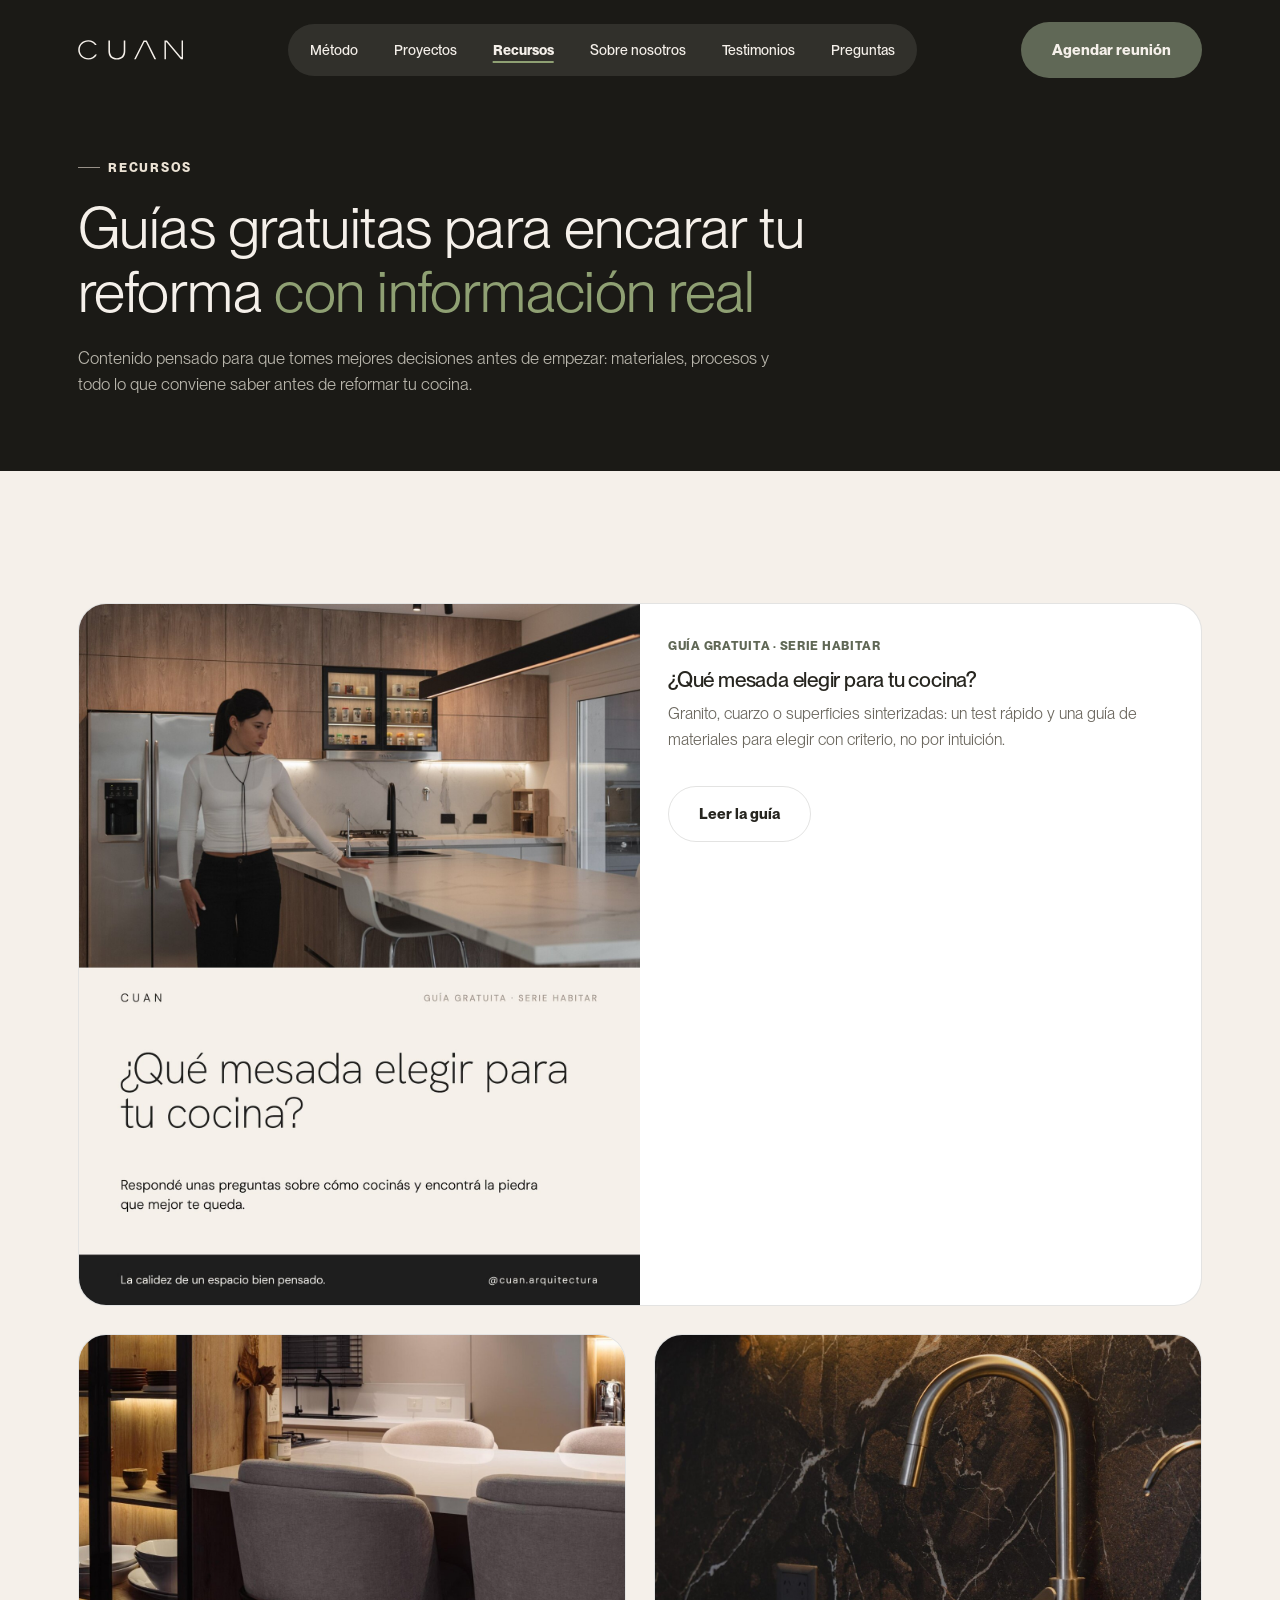
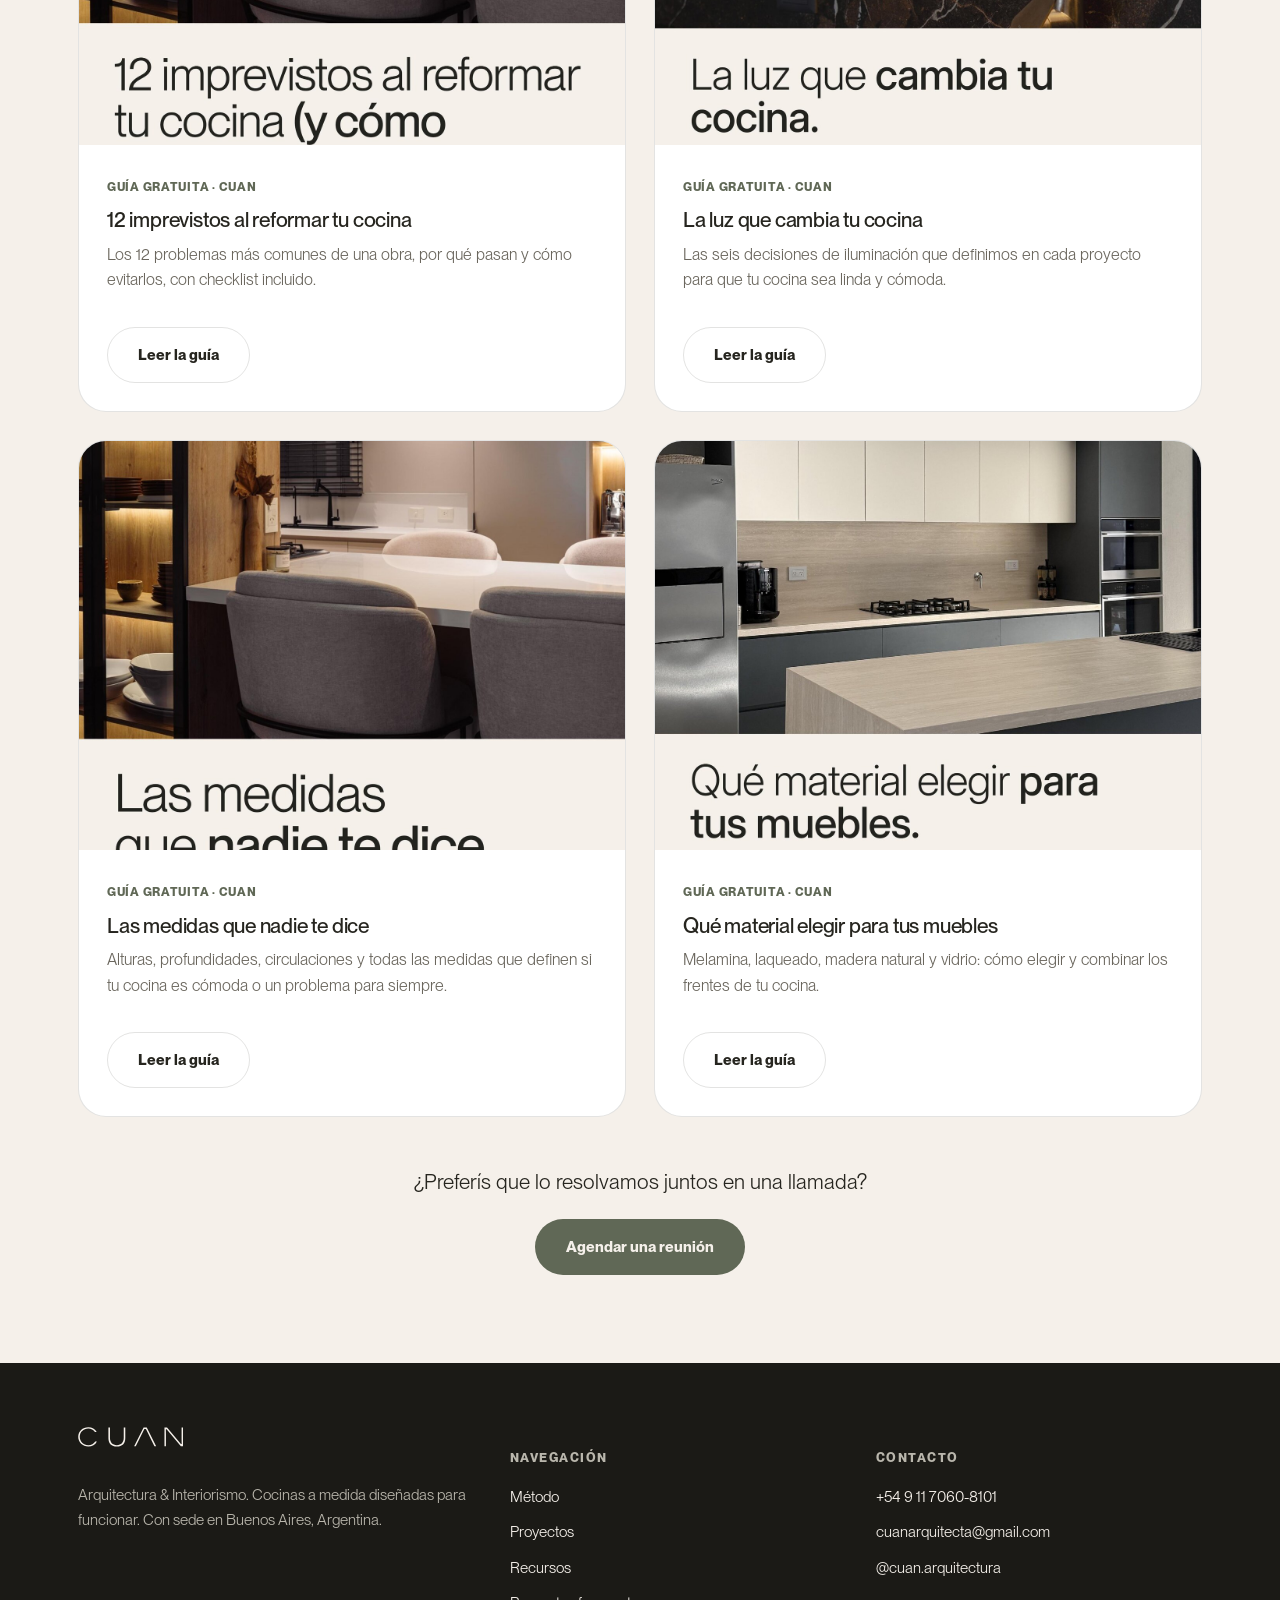
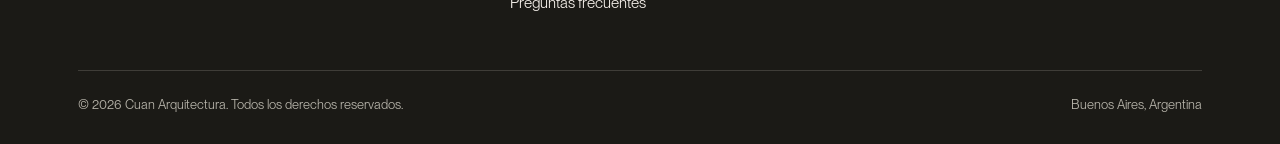
<file: recursos.html>
<!DOCTYPE html>
<html lang="es">
<head>
<!-- Google tag (gtag.js) -->
<script async src="https://www.googletagmanager.com/gtag/js?id=G-QLPNHZY2KX"></script>
<script>
  window.dataLayer = window.dataLayer || [];
  function gtag(){dataLayer.push(arguments);}
  gtag('js', new Date());

  gtag('config', 'G-QLPNHZY2KX');
</script>

<!-- Meta Pixel Code -->
<script>
!function(f,b,e,v,n,t,s)
{if(f.fbq)return;n=f.fbq=function(){n.callMethod?
n.callMethod.apply(n,arguments):n.queue.push(arguments)};
if(!f._fbq)f._fbq=n;n.push=n;n.loaded=!0;n.version='2.0';
n.queue=[];t=b.createElement(e);t.async=!0;
t.src=v;s=b.getElementsByTagName(e)[0];
s.parentNode.insertBefore(t,s)}(window, document,'script',
'https://connect.facebook.net/en_US/fbevents.js');
fbq('init', '1313202587627319');
fbq('track', 'PageView');
</script>
<noscript><img height="1" width="1" style="display:none"
src="https://www.facebook.com/tr?id=1313202587627319&ev=PageView&noscript=1"
/></noscript>
<!-- End Meta Pixel Code -->
<meta charset="UTF-8">
<link rel="icon" href="assets/img/favicon.svg" type="image/svg+xml">
<link rel="icon" href="assets/img/favicon-32.png" sizes="32x32" type="image/png">
<link rel="apple-touch-icon" href="assets/img/favicon-180.png">
<meta name="viewport" content="width=device-width, initial-scale=1">
<title>Recursos — Cuan Arquitectura</title>
<meta name="description" content="Guías gratuitas de Cuan Arquitectura para encarar el diseño y la reforma de tu cocina con información real.">
<link rel="canonical" href="https://cuan-arquitectura.vercel.app/recursos.html">
<meta property="og:type" content="website">
<meta property="og:site_name" content="Cuan Arquitectura">
<meta property="og:title" content="Recursos — Cuan Arquitectura">
<meta property="og:description" content="Guías gratuitas de Cuan Arquitectura para encarar el diseño y la reforma de tu cocina con información real.">
<meta property="og:url" content="https://cuan-arquitectura.vercel.app/recursos.html">
<meta property="og:image" content="https://cuan-arquitectura.vercel.app/assets/img/blog-mesadas-01.jpg">
<meta property="og:locale" content="es_AR">
<meta name="twitter:card" content="summary_large_image">
<meta name="twitter:title" content="Recursos — Cuan Arquitectura">
<meta name="twitter:image" content="https://cuan-arquitectura.vercel.app/assets/img/blog-mesadas-01.jpg">
<link rel="preconnect" href="https://fonts.googleapis.com">
<link rel="preconnect" href="https://fonts.gstatic.com" crossorigin>
<link href="https://fonts.googleapis.com/css2?family=Inter:wght@400;500;600;700&amp;display=swap" rel="stylesheet">
<link href="https://assets.calendly.com/assets/external/widget.css" rel="stylesheet">
<link rel="stylesheet" href="css/style.css">
<script>document.documentElement.classList.add('reveal-ready')</script>
</head>
<body>

<a class="skip-link" href="#main">Saltar al contenido</a>

<div class="scroll-progress" aria-hidden="true"><span class="scroll-progress-fill"></span></div>

<header class="site-header on-dark">
  <div class="container">
    <a href="index.html" class="logo" aria-label="Cuan Arquitectura"><svg class="logo-mark" viewBox="186 372 353 67" fill="none" aria-hidden="true" focusable="false"><path fill="currentColor" d="M 344.445312 373.53125 L 339.257812 373.53125 L 339.257812 408.375 C 339.257812 423.984375 330.847656 432.945312 316.171875 432.945312 C 301.496094 432.945312 293.085938 423.996094 293.085938 408.375 L 293.085938 373.53125 L 287.898438 373.53125 L 287.898438 408.550781 C 287.898438 426.988281 298.207031 437.5625 316.171875 437.5625 C 334.136719 437.5625 344.457031 426.988281 344.457031 408.550781 Z M 344.445312 373.53125 "/><path fill="currentColor" d="M 530.675781 436.46875 L 537.992188 436.46875 L 537.992188 373.53125 L 533.078125 373.53125 L 533.078125 413.539062 L 533.382812 428.960938 L 530.78125 428.960938 L 484.324219 373.53125 L 475.710938 373.53125 L 475.710938 436.457031 L 480.621094 436.457031 L 480.621094 394.878906 L 480.316406 379.457031 L 482.921875 379.457031 Z M 530.675781 436.46875 "/><path fill="currentColor" d="M 442.050781 436.46875 L 447.785156 436.46875 L 416.359375 373.542969 L 405.796875 373.542969 L 374.121094 436.46875 L 379.582031 436.46875 L 401.234375 393.078125 L 408.296875 378.351562 L 413.621094 378.351562 L 420.691406 393.097656 L 430.855469 413.632812 L 430.835938 413.632812 Z M 442.050781 436.46875 "/><path fill="currentColor" d="M 243.558594 420.464844 C 238.878906 428.285156 230.488281 432.945312 220.441406 432.945312 C 204.175781 432.945312 191.90625 420.949219 191.90625 405.050781 C 191.90625 389.101562 204.132812 377.0625 220.347656 377.0625 C 229.910156 377.0625 237.910156 381.207031 242.75 388.398438 L 248.664062 388.398438 C 243.285156 378.425781 232.988281 372.4375 220.527344 372.4375 C 201.246094 372.4375 186.707031 386.414062 186.707031 404.957031 C 186.707031 423.246094 201.5625 437.574219 220.527344 437.574219 C 233.492188 437.574219 244.035156 431.144531 249.296875 420.464844 Z M 243.558594 420.464844 "/></svg></a>
    <nav class="nav-links">
      <a href="index.html#metodo">Método</a>
      <a href="proyectos.html">Proyectos</a>
      <a href="recursos.html" class="is-active">Recursos</a>
      <a href="index.html#nosotros">Sobre nosotros</a>
      <a href="index.html#testimonios">Testimonios</a>
      <a href="index.html#preguntas">Preguntas</a>
    </nav>
    <a href="https://calendly.com/cuan-arquitectura/charla-inicial-ideas-para-transformar-tu-espacio" target="_blank" rel="noopener" data-calendly-popup class="btn btn-primary header-cta">Agendar reunión</a>
    <button class="nav-toggle" aria-label="Abrir menú">
      <svg width="18" height="12" viewBox="0 0 18 12" fill="none"><path d="M0 1H18M0 6H18M0 11H18" stroke="currentColor" stroke-width="1.4"/></svg>
    </button>
  </div>
</header>

<div class="mobile-menu">
  <div class="mobile-menu-top">
    <span class="logo" role="img" aria-label="Cuan Arquitectura"><svg class="logo-mark" viewBox="186 372 353 67" fill="none" aria-hidden="true" focusable="false"><path fill="currentColor" d="M 344.445312 373.53125 L 339.257812 373.53125 L 339.257812 408.375 C 339.257812 423.984375 330.847656 432.945312 316.171875 432.945312 C 301.496094 432.945312 293.085938 423.996094 293.085938 408.375 L 293.085938 373.53125 L 287.898438 373.53125 L 287.898438 408.550781 C 287.898438 426.988281 298.207031 437.5625 316.171875 437.5625 C 334.136719 437.5625 344.457031 426.988281 344.457031 408.550781 Z M 344.445312 373.53125 "/><path fill="currentColor" d="M 530.675781 436.46875 L 537.992188 436.46875 L 537.992188 373.53125 L 533.078125 373.53125 L 533.078125 413.539062 L 533.382812 428.960938 L 530.78125 428.960938 L 484.324219 373.53125 L 475.710938 373.53125 L 475.710938 436.457031 L 480.621094 436.457031 L 480.621094 394.878906 L 480.316406 379.457031 L 482.921875 379.457031 Z M 530.675781 436.46875 "/><path fill="currentColor" d="M 442.050781 436.46875 L 447.785156 436.46875 L 416.359375 373.542969 L 405.796875 373.542969 L 374.121094 436.46875 L 379.582031 436.46875 L 401.234375 393.078125 L 408.296875 378.351562 L 413.621094 378.351562 L 420.691406 393.097656 L 430.855469 413.632812 L 430.835938 413.632812 Z M 442.050781 436.46875 "/><path fill="currentColor" d="M 243.558594 420.464844 C 238.878906 428.285156 230.488281 432.945312 220.441406 432.945312 C 204.175781 432.945312 191.90625 420.949219 191.90625 405.050781 C 191.90625 389.101562 204.132812 377.0625 220.347656 377.0625 C 229.910156 377.0625 237.910156 381.207031 242.75 388.398438 L 248.664062 388.398438 C 243.285156 378.425781 232.988281 372.4375 220.527344 372.4375 C 201.246094 372.4375 186.707031 386.414062 186.707031 404.957031 C 186.707031 423.246094 201.5625 437.574219 220.527344 437.574219 C 233.492188 437.574219 244.035156 431.144531 249.296875 420.464844 Z M 243.558594 420.464844 "/></svg></span>
    <button class="nav-toggle mobile-menu-close" aria-label="Cerrar menú">
      <svg width="18" height="18" viewBox="0 0 18 18" fill="none"><path d="M1 1L17 17M17 1L1 17" stroke="currentColor" stroke-width="1.4"/></svg>
    </button>
  </div>
  <nav>
    <a href="index.html#metodo">Método</a>
    <a href="proyectos.html">Proyectos</a>
    <a href="recursos.html" class="is-active">Recursos</a>
    <a href="index.html#nosotros">Sobre nosotros</a>
    <a href="index.html#testimonios">Testimonios</a>
    <a href="index.html#preguntas">Preguntas</a>
  </nav>
  <div class="mobile-menu-foot">
    <a href="https://calendly.com/cuan-arquitectura/charla-inicial-ideas-para-transformar-tu-espacio" target="_blank" rel="noopener" data-calendly-popup class="btn btn-primary">Agendar reunión</a>
  </div>
</div>

<main id="main">

  <section class="hero" style="padding-bottom:56px;">
    <div class="container">
      <span class="eyebrow">Recursos</span>
      <h1 class="h-xl" style="margin-top:18px;">Guías gratuitas para encarar tu reforma <span class="accent-text">con información real</span></h1>
      <p class="lede" style="margin-top:20px; max-width: 42em;">Contenido pensado para que tomes mejores decisiones antes de empezar: materiales, procesos y todo lo que conviene saber antes de reformar tu cocina.</p>
    </div>
  </section>

  <section class="section-pad bg-beige">
    <div class="container">

      <div class="blog-grid">
        <a href="blog-que-mesada-elegir.html" class="blog-card featured" data-reveal>
          <img src="assets/img/blog-mesadas-01.jpg" alt="Guía gratuita: ¿Qué mesada elegir para tu cocina?">
          <div class="blog-card-body">
            <span class="blog-card-tag">Guía gratuita · Serie Habitar</span>
            <h3>¿Qué mesada elegir para tu cocina?</h3>
            <p>Granito, cuarzo o superficies sinterizadas: un test rápido y una guía de materiales para elegir con criterio, no por intuición.</p>
            <span class="btn btn-outline">Leer la guía</span>
          </div>
        </a>
        <a href="blog-12-imprevistos-reforma.html" class="blog-card" data-reveal>
          <img src="assets/img/blog-imprevistos-01.jpg" alt="Guía gratuita: 12 imprevistos al reformar tu cocina (y cómo evitarlos)">
          <div class="blog-card-body">
            <span class="blog-card-tag">Guía gratuita · CUAN</span>
            <h3>12 imprevistos al reformar tu cocina</h3>
            <p>Los 12 problemas más comunes de una obra, por qué pasan y cómo evitarlos, con checklist incluido.</p>
            <span class="btn btn-outline">Leer la guía</span>
          </div>
        </a>
        <a href="blog-luz-que-cambia-tu-cocina.html" class="blog-card" data-reveal>
          <img src="assets/img/blog-luz-01.jpg" alt="Guía gratuita: La luz que cambia tu cocina">
          <div class="blog-card-body">
            <span class="blog-card-tag">Guía gratuita · CUAN</span>
            <h3>La luz que cambia tu cocina</h3>
            <p>Las seis decisiones de iluminación que definimos en cada proyecto para que tu cocina sea linda y cómoda.</p>
            <span class="btn btn-outline">Leer la guía</span>
          </div>
        </a>
        <a href="blog-medidas-que-nadie-te-dice.html" class="blog-card" data-reveal>
          <img src="assets/img/blog-medidas-01.jpg" alt="Guía gratuita: Las medidas que nadie te dice">
          <div class="blog-card-body">
            <span class="blog-card-tag">Guía gratuita · CUAN</span>
            <h3>Las medidas que nadie te dice</h3>
            <p>Alturas, profundidades, circulaciones y todas las medidas que definen si tu cocina es cómoda o un problema para siempre.</p>
            <span class="btn btn-outline">Leer la guía</span>
          </div>
        </a>
        <a href="blog-material-elegir-muebles.html" class="blog-card" data-reveal>
          <img src="assets/img/blog-materiales-01.jpg" alt="Guía gratuita: Qué material elegir para tus muebles">
          <div class="blog-card-body">
            <span class="blog-card-tag">Guía gratuita · CUAN</span>
            <h3>Qué material elegir para tus muebles</h3>
            <p>Melamina, laqueado, madera natural y vidrio: cómo elegir y combinar los frentes de tu cocina.</p>
            <span class="btn btn-outline">Leer la guía</span>
          </div>
        </a>
      </div>

      <div class="mid-cta" data-reveal>
        <p>¿Preferís que lo resolvamos juntos en una llamada?</p>
        <a href="https://calendly.com/cuan-arquitectura/charla-inicial-ideas-para-transformar-tu-espacio" target="_blank" rel="noopener" data-calendly-popup class="btn btn-primary">Agendar una reunión</a>
      </div>

    </div>
  </section>

</main>

<footer class="site-footer">
  <div class="container">
    <div class="footer-top">
      <div>
        <span class="logo" role="img" aria-label="Cuan Arquitectura"><svg class="logo-mark" viewBox="186 372 353 67" fill="none" aria-hidden="true" focusable="false"><path fill="currentColor" d="M 344.445312 373.53125 L 339.257812 373.53125 L 339.257812 408.375 C 339.257812 423.984375 330.847656 432.945312 316.171875 432.945312 C 301.496094 432.945312 293.085938 423.996094 293.085938 408.375 L 293.085938 373.53125 L 287.898438 373.53125 L 287.898438 408.550781 C 287.898438 426.988281 298.207031 437.5625 316.171875 437.5625 C 334.136719 437.5625 344.457031 426.988281 344.457031 408.550781 Z M 344.445312 373.53125 "/><path fill="currentColor" d="M 530.675781 436.46875 L 537.992188 436.46875 L 537.992188 373.53125 L 533.078125 373.53125 L 533.078125 413.539062 L 533.382812 428.960938 L 530.78125 428.960938 L 484.324219 373.53125 L 475.710938 373.53125 L 475.710938 436.457031 L 480.621094 436.457031 L 480.621094 394.878906 L 480.316406 379.457031 L 482.921875 379.457031 Z M 530.675781 436.46875 "/><path fill="currentColor" d="M 442.050781 436.46875 L 447.785156 436.46875 L 416.359375 373.542969 L 405.796875 373.542969 L 374.121094 436.46875 L 379.582031 436.46875 L 401.234375 393.078125 L 408.296875 378.351562 L 413.621094 378.351562 L 420.691406 393.097656 L 430.855469 413.632812 L 430.835938 413.632812 Z M 442.050781 436.46875 "/><path fill="currentColor" d="M 243.558594 420.464844 C 238.878906 428.285156 230.488281 432.945312 220.441406 432.945312 C 204.175781 432.945312 191.90625 420.949219 191.90625 405.050781 C 191.90625 389.101562 204.132812 377.0625 220.347656 377.0625 C 229.910156 377.0625 237.910156 381.207031 242.75 388.398438 L 248.664062 388.398438 C 243.285156 378.425781 232.988281 372.4375 220.527344 372.4375 C 201.246094 372.4375 186.707031 386.414062 186.707031 404.957031 C 186.707031 423.246094 201.5625 437.574219 220.527344 437.574219 C 233.492188 437.574219 244.035156 431.144531 249.296875 420.464844 Z M 243.558594 420.464844 "/></svg></span>
        <p>Arquitectura &amp; Interiorismo. Cocinas a medida diseñadas para funcionar. Con sede en Buenos Aires, Argentina.</p>
      </div>
      <div class="footer-col">
        <h5>Navegación</h5>
        <ul>
          <li><a href="index.html#metodo">Método</a></li>
          <li><a href="proyectos.html">Proyectos</a></li>
          <li><a href="recursos.html">Recursos</a></li>
          <li><a href="index.html#preguntas">Preguntas frecuentes</a></li>
        </ul>
      </div>
      <div class="footer-col">
        <h5>Contacto</h5>
        <ul>
          <li><a href="tel:+5491170608101">+54 9 11 7060-8101</a></li>
          <li><a href="mailto:cuanarquitecta@gmail.com">cuanarquitecta@gmail.com</a></li>
          <li><a href="https://instagram.com/cuan.arquitectura" target="_blank" rel="noopener">@cuan.arquitectura</a></li>
        </ul>
      </div>
    </div>
    <div class="footer-bottom">
      <span>© <span id="year"></span> Cuan Arquitectura. Todos los derechos reservados.</span>
      <span>Buenos Aires, Argentina</span>
    </div>
  </div>
</footer>

<script src="https://assets.calendly.com/assets/external/widget.js" async></script>
<script src="js/main.js"></script>
</body>
</html>
</file>
<file: css/style.css>
/* ==========================================================================
   CUAN Arquitectura — Design system
   ========================================================================== */

@font-face {
  font-family: 'PP Neue Montreal';
  src: url('../assets/fonts/PPNeueMontreal-Book.woff2') format('woff2');
  font-weight: 400;
  font-style: normal;
  font-display: swap;
}
@font-face {
  font-family: 'PP Neue Montreal';
  src: url('../assets/fonts/PPNeueMontreal-Medium.woff2') format('woff2');
  font-weight: 500;
  font-style: normal;
  font-display: swap;
}
@font-face {
  font-family: 'PP Neue Montreal';
  src: url('../assets/fonts/PPNeueMontreal-Bold.woff2') format('woff2');
  font-weight: 700;
  font-style: normal;
  font-display: swap;
}

:root {
  --beige: #F5F0EA;
  --beige-deep: #EBE2D4;
  --green: #606856;
  --green-dark: #4A5142;
  --green-soft: #95968D;
  --beige-ink: #8C7B5E;
  --charcoal: #2C2A2B;
  --ink: #1B1A16;
  --white: #FFFFFF;
  --text: #26251F;
  --text-muted: #6B675E;
  --text-on-dark: #F5F0EA;
  --text-on-dark-muted: #B9B6AC;
  --line: rgba(27, 26, 22, 0.12);
  --line-on-dark: rgba(245, 240, 234, 0.16);

  --font-display: 'PP Neue Montreal', 'Inter', -apple-system, BlinkMacSystemFont, sans-serif;
  --font-body: 'PP Neue Montreal', 'Inter', -apple-system, BlinkMacSystemFont, sans-serif;

  --container: 1220px;
  --radius-sm: 10px;
  --radius: 18px;
  --radius-lg: 28px;
  --shadow: 0 20px 50px -25px rgba(27, 26, 22, 0.35);

  --ease: cubic-bezier(0.22, 1, 0.36, 1);
}

*, *::before, *::after { box-sizing: border-box; }
html { scroll-behavior: smooth; }
body {
  margin: 0;
  font-family: var(--font-body);
  color: var(--text);
  background: var(--beige);
  -webkit-font-smoothing: antialiased;
  line-height: 1.6;
}
@media (prefers-reduced-motion: reduce) {
  html { scroll-behavior: auto; }
  * { animation-duration: 0.001ms !important; animation-iteration-count: 1 !important; transition-duration: 0.001ms !important; }
}

img { max-width: 100%; display: block; }
a { color: inherit; text-decoration: none; }
button { font: inherit; cursor: pointer; }
ul { margin: 0; padding: 0; list-style: none; }

.container {
  max-width: var(--container);
  margin: 0 auto;
  padding: 0 24px;
}
@media (min-width: 900px) {
  .container { padding: 0 48px; }
}

section { position: relative; }
.section-pad { padding: 88px 0; }
.section-pad--sm { padding: 56px 0; }
@media (max-width: 720px) {
  .section-pad { padding: 64px 0; }
  .section-pad--sm { padding: 40px 0; }
}

.bg-beige { background: var(--beige); }
.bg-beige-deep { background: var(--beige-deep); }
.bg-white { background: var(--white); }
.bg-dark { background: var(--ink); color: var(--text-on-dark); }
.bg-green { background: var(--green); color: var(--text-on-dark); }

/* ---------- Typography ---------- */
h1, h2, h3, h4 {
  font-family: var(--font-display);
  font-weight: 500;
  line-height: 1.12;
  margin: 0;
  letter-spacing: -0.01em;
}
h1 { font-weight: 400; }

.eyebrow {
  display: inline-flex;
  align-items: center;
  gap: 8px;
  font-family: var(--font-body);
  font-size: 12.5px;
  font-weight: 600;
  letter-spacing: 0.14em;
  text-transform: uppercase;
  color: var(--green);
}
.bg-dark .eyebrow, .bg-green .eyebrow, .hero .eyebrow, .booking-hero .eyebrow { color: var(--beige-deep); }
.eyebrow::before {
  content: '';
  width: 22px;
  height: 1px;
  background: currentColor;
  opacity: 0.6;
}

.h-xl { font-size: clamp(2.2rem, 4.6vw, 3.6rem); }
.h-lg { font-size: clamp(1.9rem, 3.4vw, 2.7rem); }
.h-md { font-size: clamp(1.4rem, 2vw, 1.7rem); }

.accent-text { color: var(--beige-ink); }
.hero .accent-text, .bg-dark .accent-text, .bg-green .accent-text, .booking-hero .accent-text { color: #8FA073; }

.lede {
  font-size: clamp(1.05rem, 1.3vw, 1.2rem);
  color: var(--text-muted);
  max-width: 46em;
}
.bg-dark .lede, .bg-green .lede, .hero .lede, .booking-hero .lede { color: var(--text-on-dark-muted); }

.section-head {
  max-width: 720px;
  margin-bottom: 44px;
}
.section-head.center { margin-left: auto; margin-right: auto; text-align: center; }

/* ---------- Buttons ---------- */
.btn {
  display: inline-flex;
  align-items: center;
  justify-content: center;
  gap: 10px;
  padding: 15px 30px;
  border-radius: 100px;
  font-size: 15px;
  font-weight: 600;
  border: 1px solid transparent;
  transition: transform 0.25s var(--ease), background 0.25s var(--ease), color 0.25s var(--ease), border-color .25s var(--ease);
  white-space: nowrap;
}
.btn:active { transform: scale(0.97); }
.btn-primary { background: var(--green); color: var(--beige); }
.btn-primary:hover { background: var(--green-dark); }
.btn-light { background: var(--beige); color: var(--ink); }
.btn-light:hover { background: var(--white); }
.btn-outline { background: transparent; border-color: var(--line); color: var(--text); }
.btn-outline:hover { border-color: var(--green); color: var(--green); }
.bg-dark .btn-outline, .bg-green .btn-outline, .hero .btn-outline, .booking-hero .btn-outline {
  border-color: var(--line-on-dark); color: var(--text-on-dark);
}
.bg-dark .btn-outline:hover, .bg-green .btn-outline:hover, .hero .btn-outline:hover, .booking-hero .btn-outline:hover {
  border-color: var(--beige); color: var(--beige);
}

/* ---------- Header ---------- */
.site-header {
  position: fixed;
  top: 0; left: 0; right: 0;
  z-index: 100;
  padding: 22px 0;
  transition: padding .35s var(--ease), background .35s var(--ease), box-shadow .35s var(--ease);
}
.site-header.is-scrolled {
  padding: 14px 0;
  background: rgba(245, 240, 234, 0.88);
  backdrop-filter: blur(10px);
  box-shadow: 0 1px 0 var(--line);
}
.site-header .container { display: flex; align-items: center; justify-content: space-between; gap: 24px; }

.logo {
  display: inline-flex;
  align-items: center;
  color: var(--ink);
}
.logo-mark { display: block; height: 20px; width: auto; }
.site-header.on-dark .logo,
.site-header.on-dark:not(.is-scrolled) .logo { color: var(--beige); }
.site-header.is-scrolled .logo { color: var(--ink); }

.nav-links {
  display: none;
  align-items: center;
  gap: 4px;
  background: rgba(27,26,22,0.05);
  padding: 6px;
  border-radius: 100px;
}
.site-header.is-scrolled .nav-links { background: rgba(27,26,22,0.06); }
.nav-links a {
  padding: 9px 16px;
  border-radius: 100px;
  font-size: 14px;
  font-weight: 500;
  color: var(--text);
  transition: background .2s var(--ease), color .2s var(--ease);
}
.site-header.on-dark:not(.is-scrolled) .nav-links { background: rgba(245,240,234,0.1); }
.site-header.on-dark:not(.is-scrolled) .nav-links a { color: var(--beige); }
.nav-links a:hover { background: rgba(27,26,22,0.08); }
.site-header.on-dark:not(.is-scrolled) .nav-links a:hover { background: rgba(245,240,234,0.16); }
.nav-links a.is-active,
.mobile-menu nav a.is-active {
  font-weight: 600;
  text-decoration: underline;
  text-decoration-color: var(--green);
  text-decoration-thickness: 2px;
  text-underline-offset: 6px;
}
.site-header.on-dark:not(.is-scrolled) .nav-links a.is-active { text-decoration-color: #8FA073; }

.header-cta { display: none; }
.nav-toggle {
  display: inline-flex;
  align-items: center;
  justify-content: center;
  width: 44px; height: 44px;
  border-radius: 100px;
  border: 1px solid var(--line);
  background: transparent;
  color: var(--ink);
}
.site-header.on-dark:not(.is-scrolled) .nav-toggle { border-color: var(--line-on-dark); color: var(--beige); }

@media (min-width: 980px) {
  .nav-links { display: inline-flex; }
  .header-cta { display: inline-flex; }
  .nav-toggle { display: none; }
}

/* Mobile menu */
.mobile-menu {
  position: fixed; inset: 0;
  background: var(--ink);
  color: var(--beige);
  z-index: 200;
  display: flex;
  flex-direction: column;
  padding: 22px 24px 40px;
  transform: translateY(-100%);
  transition: transform .4s var(--ease);
}
.mobile-menu.is-open { transform: translateY(0); }
.mobile-menu-top { display: flex; align-items: center; justify-content: space-between; }
.mobile-menu-top .logo { color: var(--beige); }
.mobile-menu nav { display: flex; flex-direction: column; gap: 6px; margin-top: 48px; }
.mobile-menu nav a { font-family: var(--font-display); font-size: 30px; padding: 10px 0; border-bottom: 1px solid var(--line-on-dark); }
.mobile-menu-foot { margin-top: auto; display: flex; flex-direction: column; gap: 16px; }
.mobile-menu-foot .btn { width: 100%; }
@media (min-width: 980px) { .mobile-menu { display: none; } }

/* ---------- Hero ---------- */
.hero {
  padding: 150px 0 80px;
  background: var(--ink);
  color: var(--text-on-dark);
  overflow: hidden;
  position: relative;
}
.hero .container { position: relative; z-index: 1; }
.hero-badge {
  display: inline-flex;
  align-items: center;
  gap: 10px;
  padding: 8px 16px 8px 8px;
  border-radius: 100px;
  background: rgba(245,240,234,0.08);
  border: 1px solid var(--line-on-dark);
  font-size: 13px;
  margin-bottom: 28px;
}
.hero-badge b {
  background: var(--green);
  color: var(--beige);
  padding: 4px 10px;
  border-radius: 100px;
  font-family: var(--font-display);
}
.hero-grid {
  display: grid;
  gap: 40px;
  align-items: center;
  background: var(--charcoal);
  border-radius: var(--radius-lg);
  padding: 32px 24px;
}
.hero h1 { max-width: 15em; }
.hero-actions { display: flex; flex-wrap: wrap; gap: 14px; margin-top: 32px; }

.hero-video-wrap { display: flex; justify-content: center; }

/* Shared base for any vertical video card with a custom play button (hero, testimonials) */
.video-card {
  position: relative;
  border-radius: var(--radius-lg);
  overflow: hidden;
  box-shadow: var(--shadow);
  background: var(--charcoal);
}
.video-card video {
  width: 100%; height: 100%; object-fit: cover;
  display: block;
}
.video-card iframe {
  width: 100%; height: 100%;
  display: block;
  border: 0;
}
.video-card .media-caption {
  position: absolute; left: 16px; top: 16px; right: 16px;
  color: var(--white);
  font-size: 12.5px;
  background: rgba(27,26,22,0.55);
  backdrop-filter: blur(6px);
  padding: 8px 14px;
  border-radius: 100px;
  pointer-events: none;
  text-align: center;
  transition: opacity .25s var(--ease);
}
.video-card.is-playing .media-caption { opacity: 0; }

.video-card .video-play-btn {
  position: absolute; inset: 0; margin: auto;
  width: 72px; height: 72px;
  border-radius: 100%;
  background: rgba(245,240,234,0.92);
  color: var(--ink);
  display: flex; align-items: center; justify-content: center;
  box-shadow: 0 12px 30px -8px rgba(0,0,0,0.45);
  transition: transform .25s var(--ease), opacity .25s var(--ease);
}
.video-card .video-play-btn:hover { transform: scale(1.08); }
.video-card .video-play-btn svg { margin-left: 4px; }
.video-card.is-playing .video-play-btn { opacity: 0; pointer-events: none; }

.hero-video-card { width: min(100%, 320px); aspect-ratio: 9/16; }

@media (min-width: 860px) {
  .hero-grid { grid-template-columns: 1.15fr 0.85fr; gap: 56px; padding: 48px; }
  .hero-video-wrap { justify-content: flex-end; }
  .hero-video-card { width: min(100%, 300px); }
}
@media (max-width: 720px) {
  .hero { padding-top: 120px; }
  .hero-video-wrap { margin-top: 40px; }
  .hero-grid > div:first-child { text-align: center; }
  .hero-badge, .hero-actions { justify-content: center; }
}

/* ---------- Texture placeholders (in lieu of un-licensed stock photography) ---------- */
.texture {
  position: relative;
  background: linear-gradient(155deg, var(--beige-deep), var(--beige) 60%);
  overflow: hidden;
}
.texture--dark { background: linear-gradient(155deg, #33322f, var(--ink) 65%); }
.texture--green { background: linear-gradient(155deg, #6d7460, var(--green) 65%); }
.texture svg { position: absolute; inset: 0; width: 100%; height: 100%; opacity: 0.55; }
.texture .texture-label {
  position: absolute; left: 20px; bottom: 18px;
  font-family: var(--font-display);
  letter-spacing: 0.08em;
  font-size: 13px;
  color: var(--text-muted);
  text-transform: uppercase;
}
.texture--dark .texture-label, .texture--green .texture-label { color: var(--text-on-dark-muted); }

/* ---------- Photo tint (subtle green wash for visual consistency across photos) ---------- */
.photo-tint { position: relative; }
.photo-tint::after {
  content: '';
  position: absolute;
  inset: 0;
  background: var(--green);
  opacity: 0.35;
  pointer-events: none;
}

/* ---------- Callout card ---------- */
.callout-card {
  background: var(--white);
  border: 1px solid var(--line);
  border-radius: var(--radius-lg);
  padding: 40px clamp(20px, 4vw, 48px);
  text-align: center;
}
.callout-card p { margin: 0 auto; max-width: 40em; }
.callout-card .lede { margin: 14px auto 0; }

/* ---------- Result / Experience cards ---------- */
.two-col-cards { display: grid; gap: 20px; margin-top: 40px; }
@media (min-width: 780px) { .two-col-cards { grid-template-columns: 1fr 1fr; } }
.result-card {
  background: var(--charcoal);
  color: var(--text-on-dark);
  border-radius: var(--radius-lg);
  padding: 36px;
}
.result-card .tag {
  display: inline-block;
  font-size: 12px;
  letter-spacing: 0.12em;
  text-transform: uppercase;
  color: var(--beige-deep);
  border: 1px solid var(--line-on-dark);
  padding: 5px 12px;
  border-radius: 100px;
  margin-bottom: 18px;
}
.result-card h3 { font-size: 1.35rem; margin-bottom: 12px; }
.result-card p { color: var(--text-on-dark-muted); margin: 0; }

/* ---------- Method / process ---------- */
.mid-cta { text-align: center; margin-top: 48px; }
.mid-cta p { font-family: var(--font-display); font-size: 1.3rem; margin-bottom: 20px; }

/* ---------- Recursos / blog ---------- */
.blog-grid { display: grid; gap: 28px; margin-top: 44px; grid-template-columns: 1fr; }
@media (min-width: 700px) { .blog-grid { grid-template-columns: repeat(2, 1fr); } }
.blog-card {
  display: grid;
  gap: 0;
  background: var(--white);
  border: 1px solid var(--line);
  border-radius: var(--radius-lg);
  overflow: hidden;
  text-decoration: none;
  color: inherit;
  transition: transform .3s var(--ease), box-shadow .3s var(--ease);
}
.blog-card:hover { transform: translateY(-4px); box-shadow: var(--shadow); }
.blog-card img { width: 100%; aspect-ratio: 4/3; object-fit: cover; display: block; }
.blog-card-body { padding: 28px; }
.blog-card-tag { font-size: 12px; letter-spacing: .06em; text-transform: uppercase; color: var(--green); font-weight: 600; }
.blog-card-body h3 { margin-top: 10px; font-size: 1.3rem; }
.blog-card-body p { margin-top: 10px; color: var(--text-muted); }
.blog-card-body .btn { margin-top: 18px; }
.blog-card.featured { grid-column: 1 / -1; }
@media (min-width: 760px) { .blog-card.featured { grid-template-columns: 1fr 1fr; align-items: stretch; } .blog-card.featured img { aspect-ratio: auto; height: 100%; } }

.blog-article { max-width: 760px; margin: 0 auto; }
.blog-article img { width: 100%; border-radius: var(--radius-lg); box-shadow: var(--shadow); display: block; margin: 36px 0; }
.blog-back { display: inline-flex; align-items: center; gap: 6px; font-size: 14px; color: var(--text-muted); text-decoration: none; margin-bottom: 20px; }
.blog-back:hover { color: var(--text); }
.method-list { display: grid; gap: 18px; margin-top: 44px; }
@media (min-width: 860px) { .method-list { grid-template-columns: repeat(2, 1fr); } }
@media (min-width: 860px) { .method-list.method-list-3col { grid-template-columns: repeat(3, 1fr); } }
.method-step {
  background: var(--white);
  border-radius: var(--radius-lg);
  padding: 32px;
  border: 1px solid var(--line);
  position: relative;
}
.method-step .num {
  font-family: var(--font-display);
  font-size: 14px;
  color: var(--green-soft);
  letter-spacing: 0.1em;
}
.method-step .icon {
  width: 46px; height: 46px;
  border-radius: 100%;
  background: var(--beige-deep);
  color: var(--green);
  display: flex; align-items: center; justify-content: center;
  margin: 14px 0 18px;
}
.method-step h3 { font-size: 1.2rem; margin-bottom: 10px; }
.method-step p { color: var(--text-muted); margin: 0; font-size: 0.98rem; }

.method-step--visual { padding: 0; overflow: hidden; display: flex; flex-direction: column; }
.method-step--visual img { width: 100%; aspect-ratio: 4/3; object-fit: cover; display: block; }
.method-step--visual img.contain { object-fit: contain; background: var(--white); }
.method-step--visual .method-step-body { padding: 24px 28px 28px; }
.method-step--visual .num { display: block; margin-bottom: 6px; }
.method-step--visual h3 { font-size: 1.05rem; margin-bottom: 6px; }
.method-step--visual p { font-size: 0.9rem; }

/* ---------- Comparison ---------- */
.compare-wrap {
  margin-top: 44px;
  display: grid;
  gap: 20px;
}
@media (min-width: 860px) { .compare-wrap { grid-template-columns: 1fr 1fr; } }
.compare-col {
  border-radius: var(--radius-lg);
  padding: 34px clamp(22px, 3vw, 38px);
}
.compare-col.neg { background: var(--white); border: 1px solid var(--line); }
.compare-col.pos { background: var(--green); color: var(--text-on-dark); }
.compare-col h3 { font-size: 1.1rem; margin-bottom: 22px; }
.compare-col li {
  display: flex;
  gap: 12px;
  align-items: flex-start;
  padding: 12px 0;
  font-size: 0.98rem;
}
.compare-col.neg li { border-top: 1px solid var(--line); }
.compare-col.neg li:first-child { border-top: none; }
.compare-col.pos li { border-top: 1px solid var(--line-on-dark); }
.compare-col.pos li:first-child { border-top: none; }
.compare-col .mark { flex: none; font-size: 15px; line-height: 1.5; }
.compare-col.neg .mark { color: var(--ink); opacity: 0.55; }
.compare-col.pos .mark { color: var(--beige); }

/* ---------- Stats ---------- */
.stat-bar {
  display: grid;
  gap: 32px;
  text-align: center;
}
@media (min-width: 760px) { .stat-bar { grid-template-columns: repeat(3, 1fr); } }
.stat-bar .stat b {
  display: block;
  font-family: var(--font-display);
  font-weight: 400;
  font-size: clamp(2.2rem, 4vw, 3rem);
  color: var(--ink);
}
.bg-dark .stat-bar .stat b, .bg-green .stat-bar .stat b { color: var(--white); }
.stat-bar .stat p { margin: 6px 0 0; color: var(--text-muted); font-size: 0.95rem; }
.bg-dark .stat-bar .stat p, .bg-green .stat-bar .stat p { color: var(--text-on-dark-muted); }
.stat-bar--compact { gap: 20px; }
.stat-bar--compact .stat b { font-size: clamp(1.5rem, 2.4vw, 1.9rem); }
.stat-bar--compact .stat p { font-size: 0.85rem; }

/* ---------- Portfolio ---------- */
.portfolio-filters { display: flex; flex-wrap: wrap; gap: 10px; margin-bottom: 36px; }
.filter-btn {
  padding: 10px 20px;
  border-radius: 100px;
  border: 1px solid var(--line);
  background: transparent;
  font-size: 14px;
  font-weight: 500;
  color: var(--text-muted);
  transition: all .2s var(--ease);
}
.filter-btn.is-active, .filter-btn:hover { background: var(--ink); color: var(--beige); border-color: var(--ink); }

.portfolio-grid { display: grid; gap: 20px; grid-template-columns: repeat(2, 1fr); }
@media (min-width: 760px) { .portfolio-grid { grid-template-columns: repeat(4, 1fr); } }
.portfolio-item {
  grid-column: span 2;
  border-radius: var(--radius);
  overflow: hidden;
  position: relative;
  aspect-ratio: 4/5;
}
.portfolio-item.wide { grid-column: span 2; }
@media (min-width: 760px) {
  .portfolio-item.lg { grid-column: span 2; aspect-ratio: 8/6; }
  .portfolio-item.sm { grid-column: span 2; aspect-ratio: 8/9; }
}
.portfolio-item img, .portfolio-item .texture { width: 100%; height: 100%; }
.portfolio-item img { object-fit: cover; transition: transform .6s var(--ease); }
.portfolio-item:hover img { transform: scale(1.05); }
.portfolio-item .item-tag {
  position: absolute; left: 16px; bottom: 16px;
  color: var(--white);
  font-size: 13px;
  background: rgba(27,26,22,0.55);
  backdrop-filter: blur(6px);
  padding: 7px 14px;
  border-radius: 100px;
}
.portfolio-note {
  margin-top: 28px;
  font-size: 14px;
  color: var(--text-muted);
}

/* ---------- Full projects page ---------- */
.project-block { scroll-margin-top: 110px; }
.project-block + .project-block { margin-top: 80px; padding-top: 80px; border-top: 1px solid var(--line); }
.project-head {
  display: flex;
  flex-wrap: wrap;
  align-items: baseline;
  justify-content: space-between;
  gap: 12px;
  margin-bottom: 28px;
}
.project-head h2 { font-size: 1.7rem; }
.project-tag {
  font-size: 12.5px;
  font-weight: 600;
  letter-spacing: 0.08em;
  text-transform: uppercase;
  color: var(--green);
  background: var(--beige-deep);
  padding: 7px 14px;
  border-radius: 100px;
  white-space: nowrap;
}
.project-desc { color: var(--text-muted); max-width: 60em; margin-bottom: 32px; }
.project-photos {
  display: grid;
  grid-template-columns: repeat(2, 1fr);
  gap: 12px;
}
@media (min-width: 700px) { .project-photos { grid-template-columns: repeat(3, 1fr); } }
.project-photos .photo-slot {
  aspect-ratio: 4/3;
  border-radius: var(--radius);
  overflow: hidden;
  position: relative;
}
.project-photos .photo-slot img { width: 100%; height: 100%; object-fit: cover; display: block; transition: transform .5s var(--ease); }
.project-photos .photo-slot:has(img):hover img { transform: scale(1.05); }
.project-photos .photo-slot img[data-lightbox] { cursor: zoom-in; }

/* Before/after drag-to-compare slider */
.ba-slider {
  margin-top: 44px;
  position: relative;
  border-radius: var(--radius-lg);
  overflow: hidden;
  aspect-ratio: 16/10;
  box-shadow: var(--shadow);
  cursor: ew-resize;
  touch-action: pan-y;
  -webkit-user-select: none;
  user-select: none;
}
.ba-img {
  position: absolute; inset: 0;
  width: 100%; height: 100%;
  object-fit: cover;
  display: block;
  pointer-events: none;
}
.ba-before { clip-path: inset(0 50% 0 0); will-change: clip-path; }
.ba-divider {
  position: absolute; top: 0; bottom: 0; left: 50%;
  width: 3px;
  background: var(--beige);
  transform: translateX(-50%);
  box-shadow: 0 0 0 1px rgba(27,26,22,0.2);
  pointer-events: none;
}
.ba-handle {
  position: absolute; top: 50%; left: 50%;
  width: 46px; height: 46px;
  transform: translate(-50%, -50%);
  border-radius: 100%;
  background: var(--beige);
  color: var(--ink);
  border: none;
  display: flex; align-items: center; justify-content: center;
  box-shadow: 0 10px 24px -8px rgba(0,0,0,0.45);
  pointer-events: none;
}
.ba-label {
  position: absolute; top: 16px;
  font-size: 12px; letter-spacing: 0.1em; text-transform: uppercase;
  color: var(--white);
  background: rgba(27,26,22,0.6);
  padding: 6px 12px; border-radius: 100px;
  pointer-events: none;
}
.ba-label-left { left: 16px; }
.ba-label-right { right: 16px; }
@media (max-width: 620px) { .ba-slider { aspect-ratio: 3/4; } }

/* ---------- Team ---------- */
.team-lead {
  display: grid;
  gap: 32px;
  align-items: center;
  margin-bottom: 56px;
}
@media (min-width: 860px) { .team-lead { grid-template-columns: 1.1fr 1fr; gap: 56px; } }
.team-lead img { border-radius: var(--radius-lg); width: 100%; aspect-ratio: 4/3; object-fit: cover; object-position: 50% 20%; }
.team-lead p { color: var(--text-muted); }

.team-grid { display: grid; gap: 20px; grid-template-columns: repeat(2, 1fr); }
@media (min-width: 700px) { .team-grid { grid-template-columns: repeat(4, 1fr); } }
.team-card { text-align: center; }
.team-avatar {
  aspect-ratio: 1;
  border-radius: 100%;
  background: var(--green);
  color: var(--beige);
  display: flex; align-items: center; justify-content: center;
  font-family: var(--font-display);
  font-size: 1.6rem;
  margin-bottom: 14px;
}
.team-card:nth-child(4n+2) .team-avatar { background: var(--ink); }
.team-card:nth-child(4n+3) .team-avatar { background: var(--green-soft); color: var(--ink); }
.team-card:nth-child(4n+4) .team-avatar { background: var(--beige-deep); color: var(--ink); }
.team-avatar.has-photo { position: relative; background: none; overflow: hidden; }
.team-avatar.has-photo img { width: 100%; height: 100%; object-fit: cover; display: block; }
.team-card h4 { font-size: 1rem; font-weight: 600; font-family: var(--font-body); margin-bottom: 2px; }
.team-card p { font-size: 0.86rem; color: var(--text-muted); margin: 0; }

/* ---------- Featured video testimonials ---------- */
.video-testi-intro { text-align: center; max-width: 640px; margin: 0 auto 40px; }
.video-testi-grid {
  display: grid;
  gap: 28px;
  max-width: 640px;
  margin: 0 auto;
}
@media (min-width: 640px) { .video-testi-grid { grid-template-columns: 1fr 1fr; } }
@media (min-width: 900px) { .video-testi-grid { grid-template-columns: repeat(3, 1fr); max-width: 960px; } }
.video-testi-card {
  aspect-ratio: 9/16;
  border: 3px solid var(--green);
}
.video-testi-card .featured-badge {
  position: absolute; top: 14px; left: 14px; z-index: 2;
  background: var(--green);
  color: var(--beige);
  font-size: 11px;
  font-weight: 700;
  letter-spacing: 0.06em;
  text-transform: uppercase;
  padding: 6px 12px;
  border-radius: 100px;
}
.video-testi-name {
  text-align: center;
  margin-top: 14px;
}
.video-testi-name b { display: block; font-family: var(--font-display); font-size: 1.05rem; }
.video-testi-name .stars { color: var(--green); font-size: 13px; margin-top: 2px; display: inline-block; }

/* ---------- Testimonials ---------- */
.testi-grid { display: grid; gap: 20px; margin-top: 40px; }
@media (min-width: 820px) { .testi-grid { grid-template-columns: repeat(3, 1fr); } }
.testi-card {
  background: var(--white);
  border: 1px solid var(--line);
  border-radius: var(--radius-lg);
  padding: 30px;
  display: flex;
  flex-direction: column;
  gap: 18px;
}
.testi-card .stars { color: var(--green); letter-spacing: 2px; font-size: 14px; }
.testi-card blockquote { margin: 0; font-size: 1.02rem; color: var(--text); flex: 1; }
.testi-card footer { display: flex; align-items: center; gap: 12px; }
.testi-card .avatar {
  width: 40px; height: 40px; border-radius: 100%;
  background: var(--beige-deep);
  color: var(--green);
  display: flex; align-items: center; justify-content: center;
  font-family: var(--font-display); font-size: 15px;
}
.testi-card .who { font-size: 0.88rem; }
.testi-card .who b { display: block; font-family: var(--font-body); font-weight: 600; color: var(--text); }
.testi-card .who span { color: var(--text-muted); }

/* ---------- FAQ ---------- */
.faq-list { margin-top: 40px; border-top: 1px solid var(--line); }
.faq-item { border-bottom: 1px solid var(--line); }
.faq-q {
  width: 100%;
  display: flex;
  align-items: center;
  justify-content: space-between;
  gap: 20px;
  padding: 22px 4px;
  background: transparent;
  border: none;
  text-align: left;
  font-family: var(--font-display);
  font-size: 1.05rem;
  color: var(--text);
}
.faq-q .plus { flex: none; width: 26px; height: 26px; position: relative; }
.faq-q .plus::before, .faq-q .plus::after {
  content: ''; position: absolute; background: var(--ink);
  transition: transform .3s var(--ease), opacity .3s var(--ease);
}
.faq-q .plus::before { left: 0; top: 50%; width: 100%; height: 1.5px; transform: translateY(-50%); }
.faq-q .plus::after { top: 0; left: 50%; height: 100%; width: 1.5px; transform: translateX(-50%); }
.faq-item.is-open .faq-q .plus::after { transform: translateX(-50%) rotate(90deg); opacity: 0; }
.faq-a {
  max-height: 0;
  overflow: hidden;
  transition: max-height .35s var(--ease);
}
.faq-a p { margin: 0 0 24px; color: var(--text-muted); max-width: 62em; padding-right: 40px; }

/* ---------- Booking / Agendar ---------- */
.booking-hero {
  padding: 150px 0 100px;
  background: var(--ink);
  color: var(--text-on-dark);
  position: relative;
  overflow: hidden;
}
.booking-hero::after {
  content:'';
  position:absolute; inset:0;
  background: radial-gradient(55% 60% at 15% 10%, rgba(96,104,86,0.5), transparent 70%);
}
.booking-grid {
  position: relative; z-index: 1;
  display: grid;
  gap: 40px;
}
@media (min-width: 940px) { .booking-grid { grid-template-columns: 1.05fr 0.95fr; gap: 64px; align-items: start; } }

.booking-copy .highlight { color: var(--beige); background: linear-gradient(transparent 62%, rgba(96,104,86,0.55) 0); }

.booking-checklist { list-style: none; margin: 32px 0 0; padding: 0; display: flex; flex-direction: column; gap: 16px; }
.booking-checklist li { display: flex; gap: 14px; align-items: flex-start; font-size: 1.02rem; }
.booking-checklist .tick {
  flex: none; width: 26px; height: 26px; border-radius: 100%;
  background: var(--green);
  color: var(--beige);
  display: flex; align-items: center; justify-content: center;
  font-size: 13px;
}

.booking-card {
  background: var(--beige);
  color: var(--text);
  border-radius: var(--radius-lg);
  padding: clamp(28px, 4vw, 44px);
  box-shadow: var(--shadow);
}
.booking-card h3 { font-size: 1.4rem; margin-bottom: 6px; }
.booking-card .lede { margin-bottom: 26px; font-size: 0.98rem; }

.trust-row {
  margin-top: 44px;
  display: flex;
  flex-wrap: wrap;
  gap: 28px;
  align-items: center;
}
.trust-row .item { display: flex; align-items: center; gap: 10px; font-size: 0.92rem; color: var(--text-on-dark-muted); }
.trust-row .item b { color: var(--beige); font-family: var(--font-display); font-size: 1.3rem; font-weight: 400; }

/* ---------- Contact strip ---------- */
.contact-strip {
  display: grid;
  gap: 24px;
  margin-top: 44px;
}
@media (min-width: 760px) { .contact-strip { grid-template-columns: repeat(3, 1fr); } }
.contact-strip .c-item {
  padding: 24px;
  border: 1px solid var(--line-on-dark);
  border-radius: var(--radius);
}
.contact-strip .c-item span { display: block; font-size: 12px; text-transform: uppercase; letter-spacing: 0.1em; color: var(--text-on-dark-muted); margin-bottom: 8px; }
.contact-strip .c-item a, .contact-strip .c-item p { margin: 0; font-family: var(--font-display); font-size: 1.15rem; color: var(--beige); }

/* ---------- Footer ---------- */
.site-footer { background: var(--ink); color: var(--text-on-dark); padding: 64px 0 28px; }
.footer-top { display: grid; gap: 40px; padding-bottom: 44px; border-bottom: 1px solid var(--line-on-dark); }
@media (min-width: 860px) { .footer-top { grid-template-columns: 1.2fr 1fr 1fr; } }
.footer-top .logo { color: var(--beige); margin-bottom: 14px; display: inline-block; }
.footer-top p { color: var(--text-on-dark-muted); max-width: 32em; font-size: 0.95rem; }
.footer-col h5 { font-size: 12.5px; text-transform: uppercase; letter-spacing: 0.12em; color: var(--text-on-dark-muted); margin-bottom: 16px; }
.footer-col li { margin-bottom: 10px; }
.footer-col a { font-size: 0.95rem; color: var(--beige); transition: opacity .2s; }
.footer-col a:hover { opacity: 0.7; }
.footer-bottom { padding-top: 24px; display: flex; flex-wrap: wrap; gap: 12px; justify-content: space-between; font-size: 13px; color: var(--text-on-dark-muted); }

/* ---------- CTA band ---------- */
.cta-band {
  border-radius: var(--radius-lg);
  padding: clamp(36px, 6vw, 64px);
  text-align: center;
}
.cta-band.bg-dark { background: var(--charcoal); }
.cta-band .btn { margin-top: 28px; }

/* ---------- Lightbox ---------- */
.lightbox-overlay {
  position: fixed; inset: 0;
  background: rgba(27,26,22,0.92);
  z-index: 300;
  display: none;
  align-items: center;
  justify-content: center;
  padding: 40px 20px;
}
.lightbox-overlay.is-open { display: flex; }
.lightbox-overlay img { max-width: min(900px, 92vw); max-height: 82vh; border-radius: var(--radius); object-fit: contain; }
.lightbox-overlay .lightbox-caption { position: absolute; left: 0; right: 0; bottom: 28px; text-align: center; color: var(--beige-deep); font-size: 14px; }
.lightbox-close {
  position: absolute; top: 22px; right: 22px;
  width: 44px; height: 44px; border-radius: 100%;
  background: rgba(245,240,234,0.1);
  border: 1px solid var(--line-on-dark);
  color: var(--beige);
  display: flex; align-items: center; justify-content: center;
}
[data-lightbox] { cursor: zoom-in; }

/* ---------- Scroll progress ---------- */
.scroll-progress {
  position: fixed;
  left: 10px; top: 0; bottom: 0;
  width: 3px;
  z-index: 150;
  pointer-events: none;
}
.scroll-progress-fill {
  display: block;
  width: 100%;
  height: 100%;
  background: var(--green);
  box-shadow: 0 0 0 1px rgba(245, 240, 234, 0.45);
  transform: scaleY(0);
  transform-origin: top;
  will-change: transform;
}

/* ---------- Reveal on scroll (progressive enhancement) ---------- */
/* Content stays fully visible unless JS confirms it can animate it in. */
html.reveal-ready [data-reveal] {
  opacity: 0;
  transform: translateY(28px);
  transition: opacity .8s var(--ease), transform .8s var(--ease);
}
html.reveal-ready [data-reveal].is-visible { opacity: 1; transform: none; }

.two-col-cards [data-reveal]:nth-child(2),
.compare-wrap [data-reveal]:nth-child(2) { transition-delay: .12s; }
.method-list [data-reveal]:nth-child(2) { transition-delay: .08s; }
.method-list [data-reveal]:nth-child(3) { transition-delay: .16s; }
.method-list [data-reveal]:nth-child(4) { transition-delay: .24s; }
.team-grid [data-reveal]:nth-child(2) { transition-delay: .05s; }
.team-grid [data-reveal]:nth-child(3) { transition-delay: .1s; }
.team-grid [data-reveal]:nth-child(4) { transition-delay: .15s; }
.team-grid [data-reveal]:nth-child(5) { transition-delay: .2s; }
.team-grid [data-reveal]:nth-child(6) { transition-delay: .25s; }
.team-grid [data-reveal]:nth-child(7) { transition-delay: .3s; }
.team-grid [data-reveal]:nth-child(8) { transition-delay: .35s; }
.testi-grid [data-reveal]:nth-child(2),
.stat-bar [data-reveal]:nth-child(2),
.portfolio-grid [data-reveal]:nth-child(2) { transition-delay: .1s; }
.testi-grid [data-reveal]:nth-child(3),
.stat-bar [data-reveal]:nth-child(3),
.portfolio-grid [data-reveal]:nth-child(3) { transition-delay: .2s; }
.portfolio-grid [data-reveal]:nth-child(4) { transition-delay: .3s; }
.portfolio-grid [data-reveal]:nth-child(5) { transition-delay: .4s; }
.portfolio-grid [data-reveal]:nth-child(6) { transition-delay: .5s; }

@media (prefers-reduced-motion: reduce) {
  html.reveal-ready [data-reveal] { opacity: 1 !important; transform: none !important; transition: none !important; }
}

/* ---------- Hero / booking-hero load-in (not scroll-tied) ---------- */
@keyframes fadeUpIn { from { opacity: 0; transform: translateY(22px); } to { opacity: 1; transform: none; } }
.hero-badge, .hero h1, .hero .lede, .hero-actions, .hero-video-wrap,
.booking-copy .eyebrow, .booking-copy h1, .booking-copy .lede, .booking-checklist, .booking-copy .trust-row {
  animation: fadeUpIn .9s var(--ease) both;
}
.hero-badge, .booking-copy .eyebrow { animation-delay: .05s; }
.hero h1, .booking-copy h1 { animation-delay: .15s; }
.hero .lede, .booking-copy .lede { animation-delay: .28s; }
.hero-video-wrap { animation-delay: .3s; }
.booking-checklist { animation-delay: .38s; }
.hero-actions { animation-delay: .4s; }
.booking-copy .trust-row { animation-delay: .48s; }
@media (prefers-reduced-motion: reduce) {
  .hero-badge, .hero h1, .hero .lede, .hero-actions, .hero-video-wrap,
  .booking-copy .eyebrow, .booking-copy h1, .booking-copy .lede, .booking-checklist, .booking-copy .trust-row {
    animation: none;
  }
}

/* Skip link */
.skip-link {
  position: absolute; left: -999px; top: 0;
  background: var(--ink); color: var(--beige);
  padding: 12px 20px; border-radius: 0 0 10px 0; z-index: 999;
}
.skip-link:focus { left: 0; }
</file>
